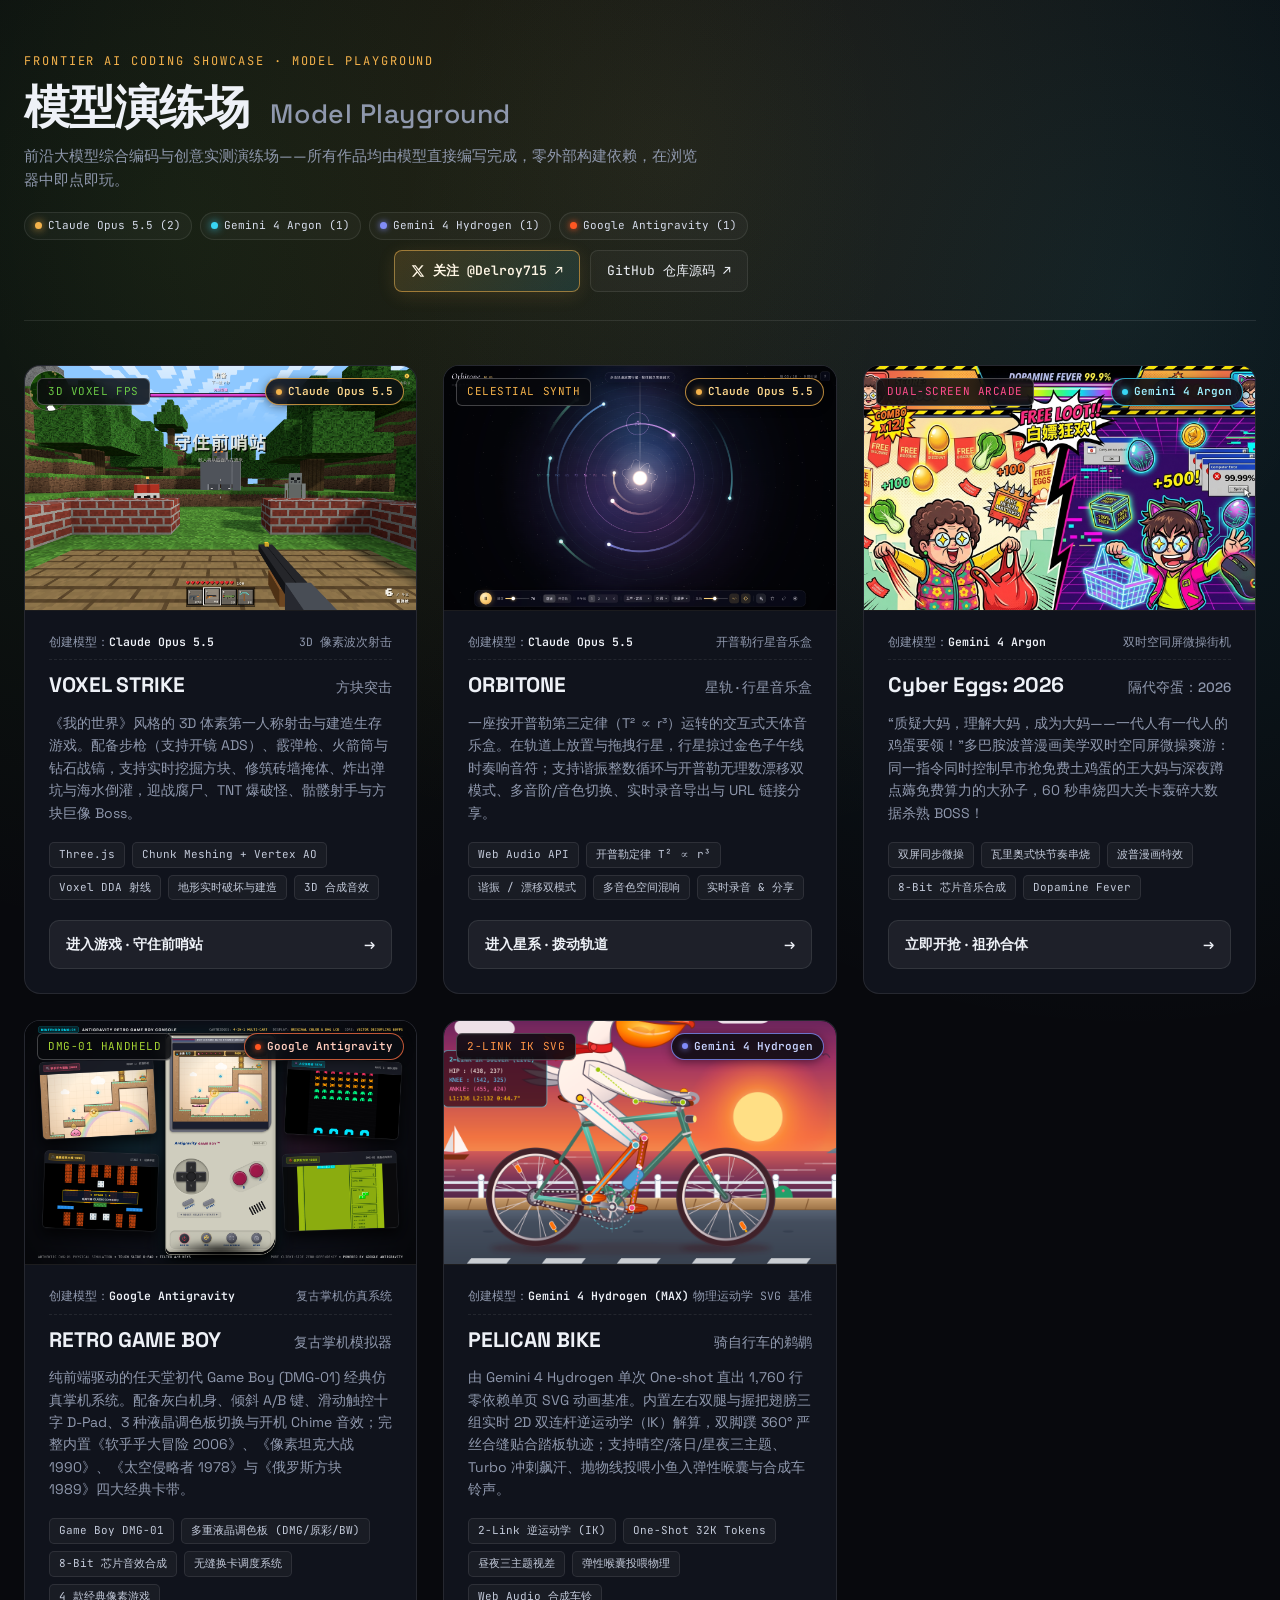
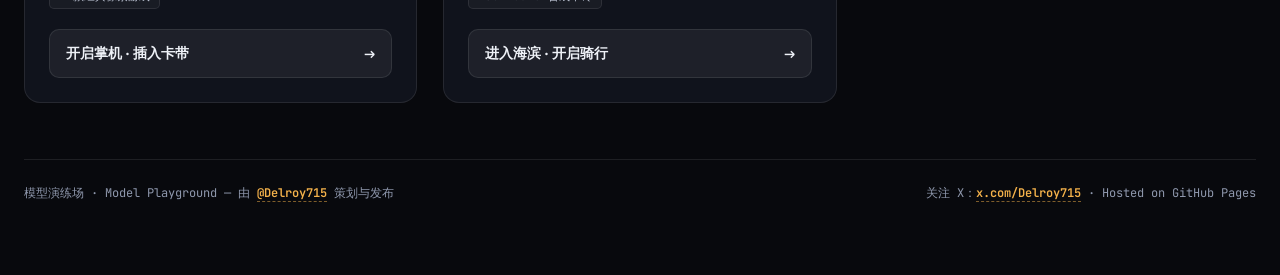
<file: index.html>
<!doctype html>
<html lang="zh-CN">
  <head>
    <meta charset="utf-8" />
    <meta name="viewport" content="width=device-width, initial-scale=1" />
    <title>模型演练场 · Model Playground</title>
    <link
      rel="icon"
      href="data:image/svg+xml,%3Csvg xmlns='http://www.w3.org/2000/svg' viewBox='0 0 16 16'%3E%3Crect width='16' height='16' rx='3' fill='%2310131c'/%3E%3Ccircle cx='8' cy='8' r='5' fill='none' stroke='%23f4b24b' stroke-width='1.5'/%3E%3Crect x='6' y='6' width='4' height='4' fill='%236bc946'/%3E%3C/svg%3E"
    />
    <meta
      name="description"
      content="模型演练场（Model Playground）：汇聚由 Claude Opus 5.5、Gemini 4 Argon 与 Gemini 4 Hydrogen 等前沿大模型端到端打造的零依赖浏览器互动游戏与创作工具。"
    />
    <link rel="preconnect" href="https://fonts.googleapis.com" />
    <link rel="preconnect" href="https://fonts.gstatic.com" crossorigin />
    <link
      href="https://fonts.googleapis.com/css2?family=JetBrains+Mono:wght@400;600;700&family=Space+Grotesk:wght@500;700&display=swap"
      rel="stylesheet"
    />
    <style>
      :root {
        --bg: #08090d;
        --panel: #10131c;
        --panel-hover: #151a27;
        --border: rgba(255, 255, 255, 0.09);
        --border-bright: rgba(255, 255, 255, 0.24);
        --text: #eef1f7;
        --muted: #8f98ad;
        --green: #6bc946;
        --amber: #f4b24b;
        --cyan: #38d6f5;
        --pink: #ff4d8d;
      }

      * {
        box-sizing: border-box;
        margin: 0;
        padding: 0;
      }

      body {
        min-height: 100vh;
        background:
          radial-gradient(circle at 14% 12%, rgba(107, 201, 70, 0.1), transparent 36%),
          radial-gradient(circle at 52% 8%, rgba(244, 178, 75, 0.1), transparent 38%),
          radial-gradient(circle at 88% 16%, rgba(56, 214, 245, 0.1), transparent 38%),
          var(--bg);
        color: var(--text);
        font-family:
          'Space Grotesk',
          -apple-system,
          BlinkMacSystemFont,
          'PingFang SC',
          'Microsoft YaHei',
          sans-serif;
        line-height: 1.6;
        padding: 52px 24px 72px;
      }

      .wrap {
        max-width: 1240px;
        margin: 0 auto;
      }

      header {
        margin-bottom: 44px;
        border-bottom: 1px solid var(--border);
        padding-bottom: 28px;
        display: flex;
        flex-wrap: wrap;
        justify-content: space-between;
        align-items: flex-end;
        gap: 20px;
      }

      .eyebrow {
        font-family: 'JetBrains Mono', monospace;
        font-size: 12px;
        letter-spacing: 0.16em;
        text-transform: uppercase;
        color: var(--amber);
        margin-bottom: 10px;
      }

      h1 {
        font-size: clamp(30px, 4.5vw, 46px);
        font-weight: 700;
        letter-spacing: -0.02em;
        line-height: 1.15;
      }

      h1 span.en {
        font-weight: 500;
        font-size: 0.58em;
        color: var(--muted);
        margin-left: 10px;
        letter-spacing: 0.02em;
      }

      .subtitle {
        color: var(--muted);
        max-width: 680px;
        margin-top: 10px;
        font-size: 15px;
      }

      .header-right {
        display: flex;
        flex-direction: column;
        align-items: flex-end;
        gap: 10px;
      }

      .model-legend {
        display: flex;
        flex-wrap: wrap;
        gap: 8px;
      }

      .legend-chip {
        display: inline-flex;
        align-items: center;
        gap: 6px;
        font-family: 'JetBrains Mono', monospace;
        font-size: 11px;
        padding: 4px 10px;
        border-radius: 999px;
        border: 1px solid var(--border);
        background: rgba(255, 255, 255, 0.03);
        color: #d6dceb;
      }

      .legend-dot {
        width: 7px;
        height: 7px;
        border-radius: 50%;
      }

      .legend-dot.opus {
        background: var(--amber);
        box-shadow: 0 0 8px var(--amber);
      }

      .legend-dot.gemini {
        background: var(--cyan);
        box-shadow: 0 0 8px var(--cyan);
      }

      .header-links {
        display: flex;
        flex-wrap: wrap;
        align-items: center;
        gap: 10px;
      }

      .x-link,
      .gh-link {
        display: inline-flex;
        align-items: center;
        gap: 8px;
        padding: 10px 16px;
        border-radius: 8px;
        color: var(--text);
        text-decoration: none;
        font-family: 'JetBrains Mono', monospace;
        font-size: 13px;
        transition: transform 0.18s ease, border-color 0.2s, background 0.2s, box-shadow 0.2s;
      }

      .x-link {
        font-weight: 600;
        border: 1px solid rgba(244, 178, 75, 0.55);
        background: linear-gradient(135deg, rgba(244, 178, 75, 0.16), rgba(56, 214, 245, 0.12));
        color: #fff6e5;
        box-shadow: 0 4px 18px rgba(244, 178, 75, 0.12);
      }

      .x-link:hover {
        transform: translateY(-1px);
        border-color: rgba(244, 178, 75, 0.9);
        background: linear-gradient(135deg, rgba(244, 178, 75, 0.26), rgba(56, 214, 245, 0.2));
        box-shadow: 0 6px 22px rgba(244, 178, 75, 0.22);
      }

      .x-link svg {
        width: 14px;
        height: 14px;
        fill: currentColor;
        flex-shrink: 0;
      }

      .gh-link {
        border: 1px solid var(--border);
        background: rgba(255, 255, 255, 0.03);
      }

      .gh-link:hover {
        transform: translateY(-1px);
        border-color: var(--border-bright);
        background: rgba(255, 255, 255, 0.07);
      }

      .grid {
        display: grid;
        grid-template-columns: repeat(auto-fit, minmax(350px, 1fr));
        gap: 26px;
      }

      .card {
        display: flex;
        flex-direction: column;
        background: var(--panel);
        border: 1px solid var(--border);
        border-radius: 16px;
        overflow: hidden;
        transition: transform 0.22s ease, border-color 0.22s ease, background 0.22s ease;
        text-decoration: none;
        color: inherit;
      }

      .card:hover {
        transform: translateY(-4px);
        background: var(--panel-hover);
        border-color: var(--border-bright);
      }

      .preview {
        position: relative;
        aspect-ratio: 16 / 10;
        background: #050608;
        overflow: hidden;
        border-bottom: 1px solid var(--border);
      }

      .preview img {
        width: 100%;
        height: 100%;
        object-fit: cover;
        display: block;
        transition: transform 0.35s ease;
      }

      .card:hover .preview img {
        transform: scale(1.03);
      }

      .badge-row {
        position: absolute;
        top: 12px;
        left: 12px;
        right: 12px;
        display: flex;
        justify-content: space-between;
        align-items: center;
        gap: 8px;
        pointer-events: none;
      }

      .badge {
        padding: 4px 10px;
        border-radius: 6px;
        background: rgba(8, 9, 13, 0.84);
        backdrop-filter: blur(8px);
        border: 1px solid var(--border-bright);
        font-family: 'JetBrains Mono', monospace;
        font-size: 11px;
        letter-spacing: 0.05em;
        text-transform: uppercase;
      }

      .badge.voxel {
        color: var(--green);
      }

      .badge.orbit {
        color: var(--amber);
      }

      .badge.eggs {
        color: var(--pink);
      }

      .badge.gameboy {
        color: #a4d334;
      }

      .badge.pelican {
        color: #ff9447;
      }

      .model-pill {
        display: inline-flex;
        align-items: center;
        gap: 6px;
        padding: 4px 10px;
        border-radius: 999px;
        font-family: 'JetBrains Mono', monospace;
        font-size: 11px;
        font-weight: 600;
        backdrop-filter: blur(8px);
      }

      .model-pill::before {
        content: '';
        width: 6px;
        height: 6px;
        border-radius: 50%;
      }

      .model-pill.opus {
        background: rgba(10, 12, 18, 0.88);
        border: 1px solid rgba(244, 178, 75, 0.75);
        color: #ffd98e;
        box-shadow: 0 2px 10px rgba(0, 0, 0, 0.45);
      }

      .model-pill.opus::before {
        background: var(--amber);
        box-shadow: 0 0 6px var(--amber);
      }

      .model-pill.gemini {
        background: rgba(10, 12, 18, 0.88);
        border: 1px solid rgba(56, 214, 245, 0.75);
        color: #9ef0ff;
        box-shadow: 0 2px 10px rgba(0, 0, 0, 0.45);
      }

      .model-pill.gemini::before {
        background: var(--cyan);
        box-shadow: 0 0 6px var(--cyan);
      }

      .model-pill.antigravity {
        background: rgba(10, 12, 18, 0.88);
        border: 1px solid rgba(255, 112, 67, 0.75);
        color: #ffccbc;
        box-shadow: 0 2px 10px rgba(0, 0, 0, 0.45);
      }

      .model-pill.antigravity::before {
        background: #ff5722;
        box-shadow: 0 0 6px #ff5722;
      }

      .legend-dot.antigravity {
        background: #ff5722;
        box-shadow: 0 0 6px #ff5722;
      }

      .model-pill.hydrogen {
        background: rgba(10, 12, 18, 0.88);
        border: 1px solid rgba(129, 140, 248, 0.8);
        color: #c7d2fe;
        box-shadow: 0 2px 10px rgba(0, 0, 0, 0.45);
      }

      .model-pill.hydrogen::before {
        background: #818cf8;
        box-shadow: 0 0 6px #818cf8;
      }

      .legend-dot.hydrogen {
        background: #818cf8;
        box-shadow: 0 0 6px #818cf8;
      }

      .body {
        padding: 22px 24px 24px;
        display: flex;
        flex-direction: column;
        flex: 1;
      }

      .model-meta {
        display: flex;
        align-items: center;
        justify-content: space-between;
        font-family: 'JetBrains Mono', monospace;
        font-size: 11.5px;
        color: var(--muted);
        margin-bottom: 8px;
        padding-bottom: 8px;
        border-bottom: 1px dashed rgba(255, 255, 255, 0.08);
      }

      .model-meta strong {
        color: var(--text);
        font-weight: 600;
      }

      .title-row {
        display: flex;
        align-items: baseline;
        justify-content: space-between;
        gap: 10px;
        margin-bottom: 10px;
      }

      .card h2 {
        font-size: 21px;
        font-weight: 700;
      }

      .card .zh {
        font-size: 13.5px;
        color: var(--muted);
        font-weight: 500;
      }

      .desc {
        color: var(--muted);
        font-size: 14px;
        margin-bottom: 18px;
        flex: 1;
      }

      .tags {
        display: flex;
        flex-wrap: wrap;
        gap: 7px;
        margin-bottom: 20px;
      }

      .tag {
        font-family: 'JetBrains Mono', monospace;
        font-size: 11px;
        padding: 3px 9px;
        border-radius: 5px;
        background: rgba(255, 255, 255, 0.04);
        border: 1px solid var(--border);
        color: #c2c9d9;
      }

      .cta {
        display: inline-flex;
        align-items: center;
        justify-content: space-between;
        padding: 12px 16px;
        border-radius: 10px;
        font-weight: 600;
        font-size: 14px;
        background: rgba(255, 255, 255, 0.06);
        border: 1px solid var(--border);
        transition: background 0.2s, border-color 0.2s, color 0.2s;
      }

      .card.voxel-card:hover .cta {
        background: rgba(107, 201, 70, 0.16);
        border-color: rgba(107, 201, 70, 0.55);
        color: #d9ffca;
      }

      .card.orbit-card:hover .cta {
        background: rgba(244, 178, 75, 0.16);
        border-color: rgba(244, 178, 75, 0.55);
        color: #ffebc7;
      }

      .card.eggs-card:hover .cta {
        background: rgba(56, 214, 245, 0.16);
        border-color: rgba(56, 214, 245, 0.55);
        color: #d4f8ff;
      }

      .card.gameboy-card:hover .cta {
        background: rgba(164, 211, 52, 0.16);
        border-color: rgba(164, 211, 52, 0.55);
        color: #ebffad;
      }

      .card.pelican-card:hover .cta {
        background: rgba(129, 140, 248, 0.16);
        border-color: rgba(129, 140, 248, 0.55);
        color: #e0e7ff;
      }

      footer {
        margin-top: 56px;
        padding-top: 24px;
        border-top: 1px solid var(--border);
        display: flex;
        flex-wrap: wrap;
        justify-content: space-between;
        align-items: center;
        gap: 12px;
        color: var(--muted);
        font-family: 'JetBrains Mono', monospace;
        font-size: 12px;
      }

      .footer-x {
        color: var(--amber);
        text-decoration: none;
        font-weight: 600;
        border-bottom: 1px dashed rgba(244, 178, 75, 0.5);
        transition: color 0.2s, border-color 0.2s;
      }

      .footer-x:hover {
        color: #ffe3b0;
        border-color: #ffe3b0;
      }
    </style>
  </head>
  <body>
    <div class="wrap">
      <header>
        <div>
          <div class="eyebrow">FRONTIER AI CODING SHOWCASE · MODEL PLAYGROUND</div>
          <h1>模型演练场 <span class="en">Model Playground</span></h1>
          <p class="subtitle">
            前沿大模型综合编码与创意实测演练场——所有作品均由模型直接编写完成，零外部构建依赖，在浏览器中即点即玩。
          </p>
        </div>
        <div class="header-right">
          <div class="model-legend">
            <span class="legend-chip"><i class="legend-dot opus"></i>Claude Opus 5.5 (2)</span>
            <span class="legend-chip"><i class="legend-dot gemini"></i>Gemini 4 Argon (1)</span>
            <span class="legend-chip"><i class="legend-dot hydrogen"></i>Gemini 4 Hydrogen (1)</span>
            <span class="legend-chip"><i class="legend-dot antigravity"></i>Google Antigravity (1)</span>
          </div>
          <div class="header-links">
            <a class="x-link" href="https://x.com/Delroy715" target="_blank" rel="noopener">
              <svg viewBox="0 0 24 24" aria-hidden="true">
                <path d="M18.244 2.25h3.308l-7.227 8.26 8.502 11.24H16.17l-5.214-6.817L4.99 21.75H1.68l7.73-8.835L1.254 2.25H8.08l4.713 6.231zm-1.161 17.52h1.833L7.084 4.126H5.117z" />
              </svg>
              <span>关注 @Delroy715</span>
              <span>↗</span>
            </a>
            <a class="gh-link" href="https://github.com/yuanyang749/model-playground" target="_blank" rel="noopener">
              <span>GitHub 仓库源码</span>
              <span>↗</span>
            </a>
          </div>
        </div>
      </header>

      <main class="grid">
        <!-- Project 1: Voxel Strike -->
        <a class="card voxel-card" href="./voxel-strike/">
          <div class="preview">
            <img src="./assets/voxel-strike.png" alt="VOXEL STRIKE · 方块突击 实机画面" loading="lazy" />
            <div class="badge-row">
              <span class="badge voxel">3D Voxel FPS</span>
              <span class="model-pill opus">Claude Opus 5.5</span>
            </div>
          </div>
          <div class="body">
            <div class="model-meta">
              <span>创建模型：<strong>Claude Opus 5.5</strong></span>
              <span>3D 像素波次射击</span>
            </div>
            <div class="title-row">
              <h2>VOXEL STRIKE</h2>
              <span class="zh">方块突击</span>
            </div>
            <p class="desc">
              《我的世界》风格的 3D 体素第一人称射击与建造生存游戏。配备步枪（支持开镜 ADS）、霰弹枪、火箭筒与钻石战镐，支持实时挖掘方块、修筑砖墙掩体、炸出弹坑与海水倒灌，迎战腐尸、TNT 爆破怪、骷髅射手与方块巨像 Boss。
            </p>
            <div class="tags">
              <span class="tag">Three.js</span>
              <span class="tag">Chunk Meshing + Vertex AO</span>
              <span class="tag">Voxel DDA 射线</span>
              <span class="tag">地形实时破坏与建造</span>
              <span class="tag">3D 合成音效</span>
            </div>
            <div class="cta">
              <span>进入游戏 · 守住前哨站</span>
              <span>→</span>
            </div>
          </div>
        </a>

        <!-- Project 2: Orbitone -->
        <a class="card orbit-card" href="./orbitone/">
          <div class="preview">
            <img src="./assets/orbitone.png" alt="ORBITONE · 星轨 行星音乐盒" loading="lazy" />
            <div class="badge-row">
              <span class="badge orbit">Celestial Synth</span>
              <span class="model-pill opus">Claude Opus 5.5</span>
            </div>
          </div>
          <div class="body">
            <div class="model-meta">
              <span>创建模型：<strong>Claude Opus 5.5</strong></span>
              <span>开普勒行星音乐盒</span>
            </div>
            <div class="title-row">
              <h2>ORBITONE</h2>
              <span class="zh">星轨 · 行星音乐盒</span>
            </div>
            <p class="desc">
              一座按开普勒第三定律（T² ∝ r³）运转的交互式天体音乐盒。在轨道上放置与拖拽行星，行星掠过金色子午线时奏响音符；支持谐振整数循环与开普勒无理数漂移双模式、多音阶/音色切换、实时录音导出与 URL 链接分享。
            </p>
            <div class="tags">
              <span class="tag">Web Audio API</span>
              <span class="tag">开普勒定律 T² ∝ r³</span>
              <span class="tag">谐振 / 漂移双模式</span>
              <span class="tag">多音色空间混响</span>
              <span class="tag">实时录音 &amp; 分享</span>
            </div>
            <div class="cta">
              <span>进入星系 · 拨动轨道</span>
              <span>→</span>
            </div>
          </div>
        </a>

        <!-- Project 3: Cyber Eggs 2026 -->
        <a class="card eggs-card" href="./cyber-eggs/">
          <div class="preview">
            <img src="./assets/cyber-eggs.jpg" alt="隔代夺蛋：2026 | Cyber Eggs: Generational Rush" loading="lazy" />
            <div class="badge-row">
              <span class="badge eggs">Dual-Screen Arcade</span>
              <span class="model-pill gemini">Gemini 4 Argon</span>
            </div>
          </div>
          <div class="body">
            <div class="model-meta">
              <span>创建模型：<strong>Gemini 4 Argon</strong></span>
              <span>双时空同屏微操街机</span>
            </div>
            <div class="title-row">
              <h2>Cyber Eggs: 2026</h2>
              <span class="zh">隔代夺蛋：2026</span>
            </div>
            <p class="desc">
              “质疑大妈，理解大妈，成为大妈——一代人有一代人的鸡蛋要领！”多巴胺波普漫画美学双时空同屏微操爽游：同一指令同时控制早市抢免费土鸡蛋的王大妈与深夜蹲点薅免费算力的大孙子，60 秒串烧四大关卡轰碎大数据杀熟 BOSS！
            </p>
            <div class="tags">
              <span class="tag">双屏同步微操</span>
              <span class="tag">瓦里奥式快节奏串烧</span>
              <span class="tag">波普漫画特效</span>
              <span class="tag">8-Bit 芯片音乐合成</span>
              <span class="tag">Dopamine Fever</span>
            </div>
            <div class="cta">
              <span>立即开抢 · 祖孙合体</span>
              <span>→</span>
            </div>
          </div>
        </a>

        <!-- Project 4: Retro Game Boy Console -->
        <a class="card gameboy-card" href="./retro-gameboy/">
          <div class="preview">
            <img src="./assets/retro-gameboy.png" alt="RETRO GAME BOY · 复古掌机模拟器 实机画面" loading="lazy" />
            <div class="badge-row">
              <span class="badge gameboy">DMG-01 Handheld</span>
              <span class="model-pill antigravity">Google Antigravity</span>
            </div>
          </div>
          <div class="body">
            <div class="model-meta">
              <span>创建模型：<strong>Google Antigravity</strong></span>
              <span>复古掌机仿真系统</span>
            </div>
            <div class="title-row">
              <h2>RETRO GAME BOY</h2>
              <span class="zh">复古掌机模拟器</span>
            </div>
            <p class="desc">
              纯前端驱动的任天堂初代 Game Boy (DMG-01) 经典仿真掌机系统。配备灰白机身、倾斜 A/B 键、滑动触控十字 D-Pad、3 种液晶调色板切换与开机 Chime 音效；完整内置《软乎乎大冒险 2006》、《像素坦克大战 1990》、《太空侵略者 1978》与《俄罗斯方块 1989》四大经典卡带。
            </p>
            <div class="tags">
              <span class="tag">Game Boy DMG-01</span>
              <span class="tag">多重液晶调色板 (DMG/原彩/BW)</span>
              <span class="tag">8-Bit 芯片音效合成</span>
              <span class="tag">无缝换卡调度系统</span>
              <span class="tag">4 款经典像素游戏</span>
            </div>
            <div class="cta">
              <span>开启掌机 · 插入卡带</span>
              <span>→</span>
            </div>
          </div>
        </a>

        <!-- Project 5: Pelican Bike -->
        <a class="card pelican-card" href="./pelican-bike/">
          <div class="preview">
            <img src="./assets/pelican-bike.png" alt="PELICAN BIKE · 骑自行车的鹈鹕 2D 逆运动学 SVG 动画" loading="lazy" />
            <div class="badge-row">
              <span class="badge pelican">2-Link IK SVG</span>
              <span class="model-pill hydrogen">Gemini 4 Hydrogen</span>
            </div>
          </div>
          <div class="body">
            <div class="model-meta">
              <span>创建模型：<strong>Gemini 4 Hydrogen (MAX)</strong></span>
              <span>物理运动学 SVG 基准</span>
            </div>
            <div class="title-row">
              <h2>PELICAN BIKE</h2>
              <span class="zh">骑自行车的鹈鹕</span>
            </div>
            <p class="desc">
              由 Gemini 4 Hydrogen 单次 One-shot 直出 1,760 行零依赖单页 SVG 动画基准。内置左右双腿与握把翅膀三组实时 2D 双连杆逆运动学（IK）解算，双脚蹼 360° 严丝合缝贴合踏板轨迹；支持晴空/落日/星夜三主题、Turbo 冲刺飙汗、抛物线投喂小鱼入弹性喉囊与合成车铃声。
            </p>
            <div class="tags">
              <span class="tag">2-Link 逆运动学 (IK)</span>
              <span class="tag">One-Shot 32K Tokens</span>
              <span class="tag">昼夜三主题视差</span>
              <span class="tag">弹性喉囊投喂物理</span>
              <span class="tag">Web Audio 合成车铃</span>
            </div>
            <div class="cta">
              <span>进入海滨 · 开启骑行</span>
              <span>→</span>
            </div>
          </div>
        </a>
      </main>

      <footer>
        <span>模型演练场 · Model Playground — 由 <a class="footer-x" href="https://x.com/Delroy715" target="_blank" rel="noopener">@Delroy715</a> 策划与发布</span>
        <span>关注 X：<a class="footer-x" href="https://x.com/Delroy715" target="_blank" rel="noopener">x.com/Delroy715</a> · Hosted on GitHub Pages</span>
      </footer>
    </div>
  </body>
</html>
</file>
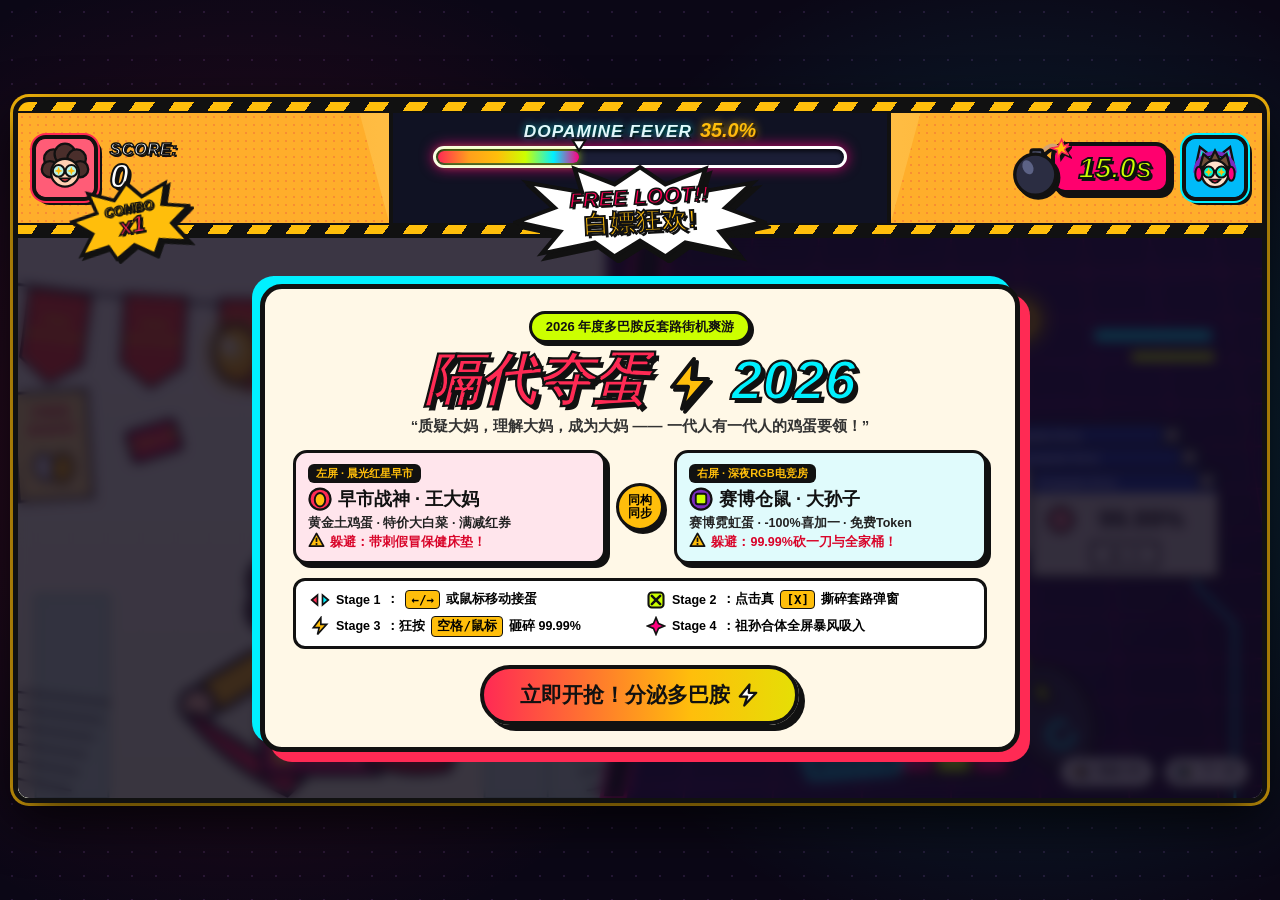
<file: cyber-eggs/index.html>
<!DOCTYPE html>
<html lang="zh-CN">
<head>
  <meta charset="UTF-8" />
  <meta name="viewport" content="width=device-width, initial-scale=1.0, maximum-scale=1.0, user-scalable=no" />
  <title>隔代夺蛋：2026 | Cyber Eggs: Generational Rush</title>
  <link rel="icon" href="data:image/svg+xml,<svg xmlns='http://www.w3.org/2000/svg' viewBox='0 0 64 64'><ellipse cx='32' cy='34' rx='22' ry='27' fill='%23FFBE0B' stroke='%23111' stroke-width='5'/><ellipse cx='24' cy='24' rx='5' ry='9' transform='rotate(-20 24 24)' fill='%23FFF'/></svg>" />
  <link rel="stylesheet" href="css/style.css" />
</head>
<body>
  <div id="app-shell">
    <!-- 16:9 街机游戏主容器 -->
    <div id="game-container">
      
      <!-- 顶部街机 HUD 状态栏 (1:1 还原概念效果图) -->
      <header id="arcade-hud">
        <div class="hazard-strip top-strip"></div>
        
        <div class="hud-main-row">
          <!-- 左侧：王大妈头像 + 分数 -->
          <div class="hud-side hud-left">
            <div class="avatar-box grandma-avatar" id="hud-grandma-avatar" title="早市战神·王大妈">
              <svg viewBox="0 0 100 100" class="avatar-svg">
                <rect width="100" height="100" rx="14" fill="#FF5C77"/>
                <!-- 爆炸卷发 -->
                <circle cx="30" cy="34" r="16" fill="#4A2E2B" stroke="#111" stroke-width="4"/>
                <circle cx="50" cy="26" r="18" fill="#4A2E2B" stroke="#111" stroke-width="4"/>
                <circle cx="70" cy="34" r="16" fill="#4A2E2B" stroke="#111" stroke-width="4"/>
                <circle cx="24" cy="52" r="14" fill="#4A2E2B" stroke="#111" stroke-width="4"/>
                <circle cx="76" cy="52" r="14" fill="#4A2E2B" stroke="#111" stroke-width="4"/>
                <!-- 脸庞 -->
                <circle cx="50" cy="58" r="24" fill="#FFD1B3" stroke="#111" stroke-width="4"/>
                <!-- 圆框老花镜 + 四角星星眼 -->
                <circle cx="39" cy="55" r="10" fill="#B8F2E6" stroke="#111" stroke-width="3.5"/>
                <circle cx="61" cy="55" r="10" fill="#B8F2E6" stroke="#111" stroke-width="3.5"/>
                <line x1="49" y1="55" x2="51" y2="55" stroke="#111" stroke-width="3.5"/>
                <polygon points="39,48 41,53 46,55 41,57 39,62 37,57 32,55 37,53" fill="#FFBE0B"/>
                <polygon points="61,48 63,53 68,55 63,57 61,62 59,57 54,55 59,53" fill="#FFBE0B"/>
                <!-- 开心大嘴 -->
                <path d="M 41 68 Q 50 79 59 68 Z" fill="#E63946" stroke="#111" stroke-width="3"/>
              </svg>
            </div>
            <div class="score-block">
              <div class="score-label">SCORE:</div>
              <div class="score-value" id="hud-score">0</div>
            </div>
          </div>

          <!-- 漫画爆炸星标 COMBO (跨出 HUD 底栏边缘，不受 clip-path 裁切) -->
          <div class="combo-burst" id="hud-combo-burst">
            <svg viewBox="0 0 140 90" class="burst-bg">
              <polygon points="70,2 86,20 115,8 108,32 138,38 116,55 132,78 100,72 92,88 70,74 48,88 40,72 8,78 24,55 2,38 32,32 25,8 54,20" fill="#FFBE0B" stroke="#111" stroke-width="4"/>
            </svg>
            <div class="combo-text">
              <span>COMBO</span>
              <strong id="hud-combo">x1</strong>
            </div>
          </div>

          <!-- 正中央：多巴胺浓度计 (DOPAMINE FEVER) -->
          <div class="hud-center">
            <div class="fever-header">
              <span class="fever-title">DOPAMINE FEVER</span>
              <span class="fever-pct" id="hud-fever-pct">25.0%</span>
            </div>
            <div class="fever-bar-outer" id="hud-fever-outer">
              <div class="fever-bar-fill" id="hud-fever-fill" style="width: 25%;"></div>
              <div class="fever-pointer" id="hud-fever-pointer" style="left: 25%;">
                <svg viewBox="0 0 20 16" width="16" height="14">
                  <polygon points="2,2 18,2 10,15" fill="#FFFFFF" stroke="#111" stroke-width="2.5"/>
                </svg>
              </div>
            </div>
          </div>

          <!-- 右侧：炸弹倒计时 + 大孙子头像 -->
          <div class="hud-side hud-right">
            <div class="timer-unit" id="hud-timer-unit">
              <div class="bomb-icon-wrap">
                <svg viewBox="0 0 90 90" class="bomb-svg">
                  <path d="M 52 24 Q 64 10 74 16" fill="none" stroke="#D4A373" stroke-width="5" stroke-linecap="round"/>
                  <polygon points="75,16 80,6 83,15 90,12 84,20 89,27 80,23 75,30 74,21 66,18" fill="#FFBE0B" stroke="#FF2A54" stroke-width="2" class="spark-poly"/>
                  <rect x="38" y="20" width="16" height="10" rx="3" fill="#4A4E69" stroke="#111" stroke-width="4"/>
                  <circle cx="44" cy="54" r="28" fill="#2B2D42" stroke="#111" stroke-width="4.5"/>
                  <ellipse cx="34" cy="44" rx="7" ry="10" transform="rotate(-25 34 44)" fill="#5C6285"/>
                </svg>
              </div>
              <div class="timer-pill">
                <span id="hud-timer">15.0s</span>
              </div>
            </div>

            <div class="avatar-box grandson-avatar" id="hud-grandson-avatar" title="赛博仓鼠·大孙子">
              <svg viewBox="0 0 100 100" class="avatar-svg">
                <rect width="100" height="100" rx="14" fill="#00BBF9"/>
                <polygon points="18,42 24,14 42,28" fill="#9B5DE5" stroke="#111" stroke-width="4"/>
                <polygon points="23,36 27,20 37,29" fill="#00F5D4"/>
                <polygon points="82,42 76,14 58,28" fill="#9B5DE5" stroke="#111" stroke-width="4"/>
                <polygon points="77,36 73,20 63,29" fill="#00F5D4"/>
                <path d="M 16 58 A 34 34 0 0 1 84 58" fill="none" stroke="#7B2CBF" stroke-width="7"/>
                <polygon points="24,48 30,26 42,36 50,20 58,36 70,26 76,48" fill="#6F4E37" stroke="#111" stroke-width="4"/>
                <circle cx="50" cy="60" r="23" fill="#FFE0CC" stroke="#111" stroke-width="4"/>
                <ellipse cx="22" cy="60" rx="6" ry="12" fill="#FF007F" stroke="#111" stroke-width="3.5"/>
                <ellipse cx="78" cy="60" rx="6" ry="12" fill="#FF007F" stroke="#111" stroke-width="3.5"/>
                <circle cx="39" cy="57" r="9.5" fill="#00F5D4" stroke="#111" stroke-width="3.5"/>
                <circle cx="61" cy="57" r="9.5" fill="#00F5D4" stroke="#111" stroke-width="3.5"/>
                <line x1="48.5" y1="57" x2="51.5" y2="57" stroke="#111" stroke-width="3.5"/>
                <polygon points="39,50 41,55 46,57 41,59 39,64 37,59 32,57 37,55" fill="#FFBE0B"/>
                <polygon points="61,50 63,55 68,57 63,59 61,64 59,59 54,57 59,55" fill="#FFBE0B"/>
                <path d="M 41 70 Q 50 81 59 70 Z" fill="#FF2A54" stroke="#111" stroke-width="3"/>
              </svg>
            </div>
          </div>
        </div>

        <div class="hazard-strip bottom-strip"></div>

        <!-- 跨界漫画爆炸框 (置于 bottom-strip 之后与最高 z-index，完全避免任何黑黄斜纹遮挡) -->
        <div class="speech-burst" id="hud-speech-burst">
          <svg viewBox="0 0 280 120" class="speech-burst-svg" preserveAspectRatio="none">
            <polygon points="140,4 168,26 212,6 204,36 264,24 234,56 276,74 228,86 248,114 190,100 168,118 140,98 112,118 90,100 32,114 52,86 4,74 46,56 16,24 76,36 68,6 112,26" fill="#FFFFFF" stroke="#111111" stroke-width="5"/>
          </svg>
          <div class="speech-burst-content">
            <div class="burst-en" id="hud-burst-en">FREE LOOT!!</div>
            <div class="burst-zh" id="hud-burst-zh">白嫖狂欢!</div>
          </div>
        </div>
      </header>

      <!-- 主舞台区：Canvas 2D + DOM 流氓弹窗覆盖层 -->
      <main id="stage-area">
        <canvas id="game-canvas" width="1280" height="580"></canvas>

        <!-- Stage 2 & 随机事件：DOM 流氓弹窗与保健品传单交互层 -->
        <div id="popup-layer"></div>

        <!-- 关卡切换《瓦里奥制造》式波普大字指令卡 -->
        <div id="stage-banner" class="hidden">
          <div class="banner-card">
            <div class="banner-stage-num" id="banner-stage-num">STAGE 01</div>
            <div class="banner-action-title" id="banner-action-title">左右移动！接住白嫖！</div>
            <div class="banner-sub-desc" id="banner-sub-desc">方向键 ← → / A D / 鼠标拖拽同时控制祖孙二人</div>
          </div>
        </div>

        <!-- Stage 3 专用：连点狂飙按键提示浮层 -->
        <div id="mash-overlay" class="hidden">
          <div class="mash-prompt" id="mash-prompt-btn">
            <svg class="inline-pop-icon" viewBox="0 0 24 24">
              <polygon points="13,2 4,14 11,14 9,22 20,10 13,10" fill="#FFBE0B" stroke="#111" stroke-width="2.5"/>
            </svg>
            <span>疯狂连按【空格键】或【狂点屏幕】！！</span>
          </div>
        </div>

        <!-- 音效开关与切关小工具栏 (纯定制 SVG 图标，零 Emoji) -->
        <div id="QuickTools">
          <button id="mute-btn" class="tool-pill" title="切换音效 (M)">
            <svg class="tool-svg-icon" viewBox="0 0 24 24">
              <polygon points="3,9 8,9 14,4 14,20 8,15 3,15" fill="#FFBE0B" stroke="#111" stroke-width="2.5" stroke-linejoin="round"/>
              <path id="sound-wave-path" d="M17,8 C19.5,10 19.5,14 17,16 M20,5 C23.5,8.5 23.5,15.5 20,19" fill="none" stroke="#111" stroke-width="2.5" stroke-linecap="round"/>
            </svg>
            <span id="mute-btn-label">音效 ON</span>
          </button>
          <button id="stage-jump-btn" class="tool-pill" title="快速切关调试 (Tab)">
            <svg class="tool-svg-icon" viewBox="0 0 24 24">
              <polygon points="3,5 12,12 3,19" fill="#00F0FF" stroke="#111" stroke-width="2.5" stroke-linejoin="round"/>
              <polygon points="12,5 21,12 12,19" fill="#CCFF00" stroke="#111" stroke-width="2.5" stroke-linejoin="round"/>
            </svg>
            <span>下一关</span>
          </button>
        </div>

        <!-- 开场主界面 (Start Screen) -->
        <section id="start-screen" class="overlay-screen">
          <div class="start-card">
            <div class="badge-tag">2026 年度多巴胺反套路街机爽游</div>
            <h1 class="game-logo">
              <span class="logo-left">隔代夺蛋</span>
              <svg class="logo-bolt-svg" viewBox="0 0 44 54">
                <polygon points="26,2 4,30 20,30 14,52 40,22 24,22" fill="#FFBE0B" stroke="#111" stroke-width="4" stroke-linejoin="round"/>
              </svg>
              <span class="logo-right">2026</span>
            </h1>
            <p class="game-tagline">“质疑大妈，理解大妈，成为大妈 —— 一代人有一代人的鸡蛋要领！”</p>

            <div class="duality-preview">
              <div class="preview-half preview-market">
                <div class="preview-badge">左屏 · 晨光红星早市</div>
                <div class="preview-actor">
                  <svg class="actor-badge-svg" viewBox="0 0 32 32">
                    <circle cx="16" cy="16" r="14" fill="#FF2A54" stroke="#111" stroke-width="3"/>
                    <ellipse cx="16" cy="17" rx="7" ry="9" fill="#FFBE0B" stroke="#111" stroke-width="2.5"/>
                  </svg>
                  <span>早市战神 · 王大妈</span>
                </div>
                <p>
                  黄金土鸡蛋 · 特价大白菜 · 满减红券<br>
                  <span class="trap-warn">
                    <svg class="warn-tri-svg" viewBox="0 0 24 24">
                      <polygon points="12,2 22,20 2,20" fill="#FFBE0B" stroke="#111" stroke-width="2.5" stroke-linejoin="round"/>
                      <rect x="10.8" y="8" width="2.4" height="6" fill="#111"/>
                      <circle cx="12" cy="17" r="1.5" fill="#111"/>
                    </svg>
                    躲避：带刺假冒保健床垫！
                  </span>
                </p>
              </div>
              <div class="preview-vs">同构<br>同步</div>
              <div class="preview-half preview-cyber">
                <div class="preview-badge">右屏 · 深夜RGB电竞房</div>
                <div class="preview-actor">
                  <svg class="actor-badge-svg" viewBox="0 0 32 32">
                    <circle cx="16" cy="16" r="14" fill="#7B2CBF" stroke="#111" stroke-width="3"/>
                    <rect x="9" y="9" width="14" height="14" rx="3" fill="#CCFF00" stroke="#111" stroke-width="2.5"/>
                  </svg>
                  <span>赛博仓鼠 · 大孙子</span>
                </div>
                <p>
                  赛博霓虹蛋 · -100%喜加一 · 免费Token<br>
                  <span class="trap-warn">
                    <svg class="warn-tri-svg" viewBox="0 0 24 24">
                      <polygon points="12,2 22,20 2,20" fill="#FFBE0B" stroke="#111" stroke-width="2.5" stroke-linejoin="round"/>
                      <rect x="10.8" y="8" width="2.4" height="6" fill="#111"/>
                      <circle cx="12" cy="17" r="1.5" fill="#111"/>
                    </svg>
                    躲避：99.99%砍一刀与全家桶！
                  </span>
                </p>
              </div>
            </div>

            <div class="controls-guide">
              <span class="guide-item">
                <svg class="guide-svg" viewBox="0 0 24 24">
                  <polygon points="2,12 9,6 9,18" fill="#FF2A54" stroke="#111" stroke-width="2"/>
                  <polygon points="22,12 15,6 15,18" fill="#00F0FF" stroke="#111" stroke-width="2"/>
                </svg>
                <strong>Stage 1</strong>：<code>←/→</code> 或鼠标移动接蛋
              </span>
              <span class="guide-item">
                <svg class="guide-svg" viewBox="0 0 24 24">
                  <rect x="3" y="3" width="18" height="18" rx="4" fill="#CCFF00" stroke="#111" stroke-width="2.5"/>
                  <path d="M7,7 L17,17 M17,7 L7,17" stroke="#111" stroke-width="3" stroke-linecap="round"/>
                </svg>
                <strong>Stage 2</strong>：点击真 <code>[X]</code> 撕碎套路弹窗
              </span>
              <span class="guide-item">
                <svg class="guide-svg" viewBox="0 0 24 24">
                  <polygon points="13,2 4,14 11,14 9,22 20,10 13,10" fill="#FFBE0B" stroke="#111" stroke-width="2"/>
                </svg>
                <strong>Stage 3</strong>：狂按 <code>空格/鼠标</code> 砸碎 99.99%
              </span>
              <span class="guide-item">
                <svg class="guide-svg" viewBox="0 0 24 24">
                  <polygon points="12,2 15,9 22,12 15,15 12,22 9,15 2,12 9,9" fill="#FF007F" stroke="#111" stroke-width="2"/>
                </svg>
                <strong>Stage 4</strong>：祖孙合体全屏暴风吸入
              </span>
            </div>

            <button id="start-btn" class="mega-cta-btn">
              <span>立即开抢！分泌多巴胺</span>
              <svg class="cta-bolt-svg" viewBox="0 0 28 32">
                <polygon points="16,2 3,18 13,18 9,30 25,13 15,13" fill="#FFFFFF" stroke="#111" stroke-width="3" stroke-linejoin="round"/>
              </svg>
            </button>
          </div>
        </section>

        <!-- 结算界面：《赛博领蛋多巴胺基因诊断书》 -->
        <section id="result-screen" class="overlay-screen hidden">
          <div class="diagnosis-card" id="diagnosis-card">
            <div class="diagnosis-stamp" id="result-stamp">绝世赛博老太太</div>
            <div class="diagnosis-header">
              <h2>
                <svg class="header-cross-svg" viewBox="0 0 32 32">
                  <rect x="2" y="2" width="28" height="28" rx="6" fill="#FF2A54" stroke="#111" stroke-width="3"/>
                  <path d="M16,7 V25 M7,16 H25" stroke="#FFF" stroke-width="5" stroke-linecap="round"/>
                </svg>
                <span>2026 赛博领蛋多巴胺基因诊断书</span>
              </h2>
              <p id="result-subtitle">检测机构：红星早市 × 赛博白嫖联合实验室</p>
            </div>

            <div class="diagnosis-metrics">
              <div class="metric-box">
                <span class="metric-label">多巴胺总积分</span>
                <strong class="metric-val" id="res-score">99,850</strong>
              </div>
              <div class="metric-box">
                <span class="metric-label">与王大妈基因重合度</span>
                <strong class="metric-val highlight-pink" id="res-dna">99.98%</strong>
              </div>
              <div class="metric-box">
                <span class="metric-label">白嫖入库喜加一/土鸡蛋</span>
                <strong class="metric-val" id="res-eggs">42 颗</strong>
              </div>
              <div class="metric-box">
                <span class="metric-label">手撕 99.99% 套路弹窗</span>
                <strong class="metric-val" id="res-popups">18 个</strong>
              </div>
            </div>

            <div class="diagnosis-comment" id="res-comment">
              “短短 60 秒内，你的大脑因为‘免费’二字分泌了相当于 3 顿火锅的多巴胺。虽然抢到的 3A 大作你一辈子不会打开，但你已经彻底领悟了早市王大妈的快乐。”
            </div>

            <div class="diagnosis-actions">
              <button id="export-png-btn" class="secondary-cta-btn">
                <svg class="btn-svg-icon" viewBox="0 0 24 24">
                  <rect x="3" y="6" width="18" height="14" rx="3" fill="#FFBE0B" stroke="#111" stroke-width="2.5"/>
                  <circle cx="12" cy="13" r="4" fill="#FFF" stroke="#111" stroke-width="2.5"/>
                </svg>
                <span>导出诊断书海报 (PNG)</span>
              </button>
              <button id="restart-btn" class="mega-cta-btn small-cta">
                <svg class="btn-svg-icon" viewBox="0 0 24 24">
                  <path d="M4,12 A8,8 0 1,1 12,20" fill="none" stroke="#111" stroke-width="3" stroke-linecap="round"/>
                  <polygon points="4,7 4,14 11,14" fill="#111"/>
                </svg>
                <span>再抢一轮！</span>
              </button>
            </div>
          </div>
        </section>

      </main>
    </div>
  </div>

  <script type="module" src="js/main.js"></script>
</body>
</html>
</file>
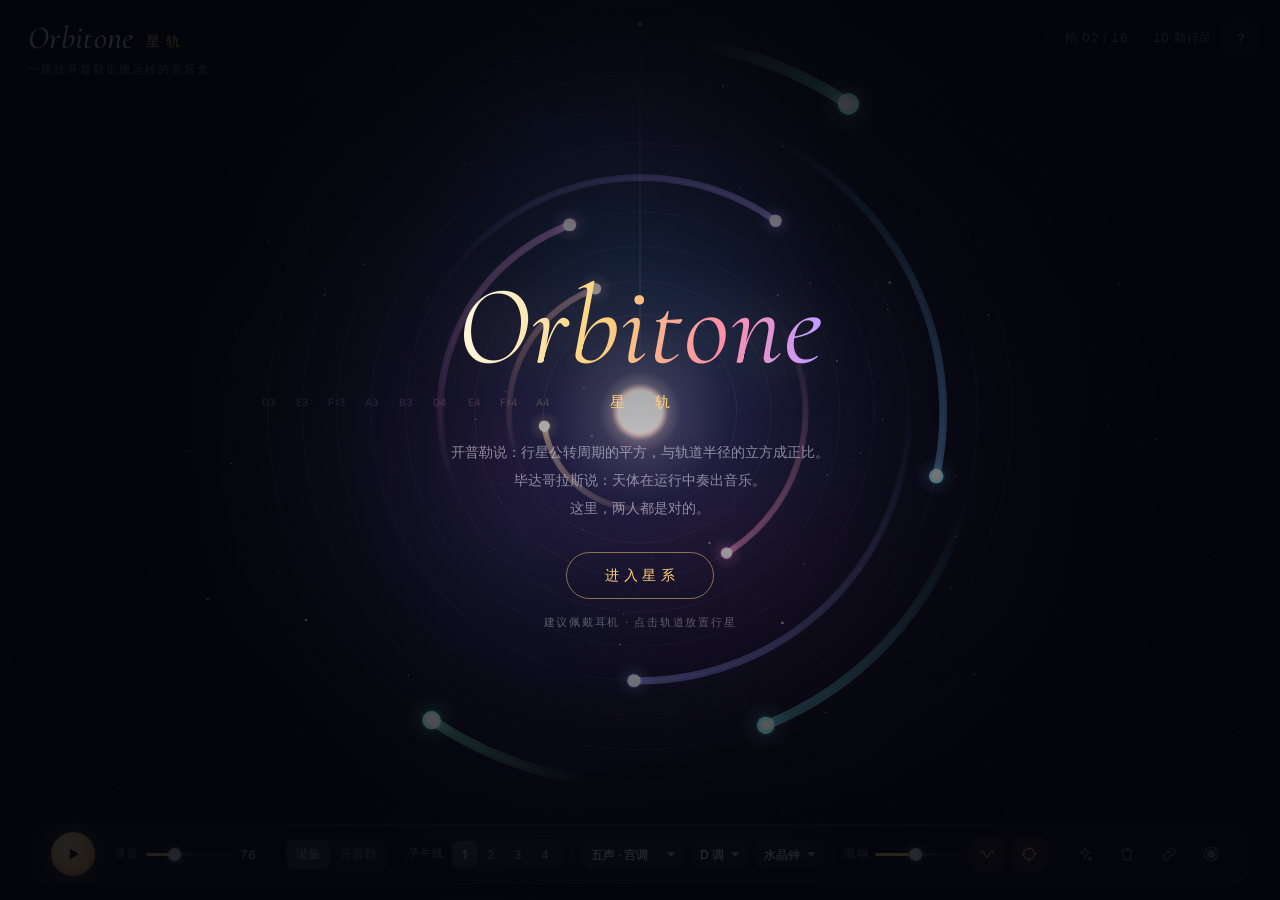
<file: orbitone/index.html>
<!doctype html>
<html lang="zh-CN">
  <head>
    <meta charset="utf-8" />
    <meta name="viewport" content="width=device-width, initial-scale=1, viewport-fit=cover" />
    <title>Orbitone · 星轨 —— 行星音乐盒</title>
    <meta name="description" content="一座按开普勒定律运转的音乐盒：在轨道上放置行星，它们掠过子午线时会唱出音符。" />
    <meta name="theme-color" content="#04050b" />
    <link rel="icon" href="data:image/svg+xml,%3Csvg xmlns='http://www.w3.org/2000/svg' viewBox='0 0 64 64'%3E%3Ccircle cx='32' cy='32' r='9' fill='%23ffd27a'/%3E%3Ccircle cx='32' cy='32' r='22' fill='none' stroke='%239aa6ff' stroke-width='2' opacity='.6'/%3E%3Ccircle cx='51' cy='21' r='5' fill='%23ff8fa3'/%3E%3C/svg%3E" />
    <link rel="preconnect" href="https://fonts.googleapis.com" />
    <link rel="preconnect" href="https://fonts.gstatic.com" crossorigin />
    <link href="https://fonts.googleapis.com/css2?family=Cormorant+Garamond:ital,wght@0,400;1,400;1,500&family=Inter:wght@400;500&display=swap" rel="stylesheet" />
    <link rel="stylesheet" href="style.css" />
  </head>
  <body>
    <canvas id="sky" aria-label="星系画布：点击轨道放置行星"></canvas>

    <header class="brand">
      <h1>Orbitone<span>星轨</span></h1>
      <p>一座按开普勒定律运转的音乐盒</p>
    </header>

    <div class="hud">
      <span id="beat">拍 01 / 16</span>
      <span class="dot">·</span>
      <span id="count">0 颗行星</span>
      <button id="helpBtn" class="icon-btn glass" title="说明 (H)" aria-label="说明">?</button>
    </div>

    <aside id="help" class="help glass hidden">
      <h3>如何演奏</h3>
      <ul>
        <li><b>点击轨道</b> 放置行星；按住越久，质量越大、声音越响</li>
        <li><b>点击行星</b> 摘除；<b>拖动行星</b> 换到别的轨道；<b>滚轮</b> 调整质量</li>
        <li>行星掠过金色<b>子午线</b>时发声：内轨音高，外轨音低</li>
        <li><b>谐振</b>：第 n 条轨道每周期公转整数圈，节奏严丝合缝地循环</li>
        <li><b>开普勒</b>：T² ∝ r³，转速成无理数比，节奏缓慢漂移、永不重复</li>
      </ul>
      <h3>快捷键</h3>
      <div class="keys">
        <span><kbd>Space</kbd> 播放 / 暂停</span>
        <span><kbd>R</kbd> 随机星系</span>
        <span><kbd>C</kbd> 清空</span>
        <span><kbd>M</kbd> 切换模式</span>
        <span><kbd>1</kbd>–<kbd>4</kbd> 子午线数</span>
        <span><kbd>↑</kbd><kbd>↓</kbd> 速度</span>
        <span><kbd>S</kbd> 分享链接</span>
        <span><kbd>H</kbd> 本说明</span>
      </div>
    </aside>

    <nav class="dock glass" aria-label="控制台">
      <div class="group">
        <button id="playBtn" class="play" title="播放 / 暂停 (Space)" aria-label="播放 / 暂停">
          <svg class="i-play" viewBox="0 0 24 24"><path d="M8 5.5v13l11-6.5z" /></svg>
          <svg class="i-pause" viewBox="0 0 24 24"><path d="M7 5h3.5v14H7zM13.5 5H17v14h-3.5z" /></svg>
        </button>
      </div>

      <div class="group">
        <span class="label">速度</span>
        <input id="bpm" type="range" min="40" max="160" step="1" value="76" aria-label="速度 BPM" />
        <span id="bpmVal" class="val">76</span>
      </div>

      <div class="group">
        <div class="seg" data-group="mode" role="group" aria-label="运行模式">
          <button data-value="harmonic" title="每条轨道整数圈，节奏循环">谐振</button>
          <button data-value="kepler" title="T² ∝ r³，节奏漂移">开普勒</button>
        </div>
      </div>

      <div class="group">
        <span class="label">子午线</span>
        <div class="seg" data-group="mer" role="group" aria-label="子午线数量">
          <button data-value="1">1</button>
          <button data-value="2">2</button>
          <button data-value="3">3</button>
          <button data-value="4">4</button>
        </div>
      </div>

      <div class="group">
        <select id="scale" aria-label="音阶"></select>
        <select id="key" aria-label="调"></select>
        <select id="timbre" aria-label="音色"></select>
      </div>

      <div class="group">
        <span class="label">混响</span>
        <input id="reverb" type="range" min="0" max="100" step="1" value="45" aria-label="混响" />
        <button id="droneBtn" class="icon-btn on" title="恒星底噪" aria-label="恒星底噪">
          <svg viewBox="0 0 24 24"><path d="M3 12c2-5 4-5 6 0s4 5 6 0 4-5 6 0" /></svg>
        </button>
        <button id="snapBtn" class="icon-btn on" title="吸附到槽位" aria-label="吸附到槽位">
          <svg viewBox="0 0 24 24"><circle cx="12" cy="12" r="7.5" /><path d="M12 2.5v4M12 17.5v4M2.5 12h4M17.5 12h4" /></svg>
        </button>
      </div>

      <div class="group">
        <button id="randomBtn" class="icon-btn" title="随机星系 (R)" aria-label="随机星系">
          <svg viewBox="0 0 24 24"><path d="M12 3l1.9 5.6L19.5 10l-5.6 1.9L12 17.5l-1.9-5.6L4.5 10l5.6-1.4z" /><path d="M18.5 16l.7 2 2 .7-2 .7-.7 2-.7-2-2-.7 2-.7z" /></svg>
        </button>
        <button id="clearBtn" class="icon-btn" title="清空 (C)" aria-label="清空">
          <svg viewBox="0 0 24 24"><path d="M4 7h16M9.5 7V4.5h5V7M6.5 7l1 12.5h9l1-12.5" /></svg>
        </button>
        <button id="shareBtn" class="icon-btn" title="复制分享链接 (S)" aria-label="分享">
          <svg viewBox="0 0 24 24"><path d="M10 14a4 4 0 0 0 5.7 0l3-3a4 4 0 0 0-5.7-5.7l-1 1M14 10a4 4 0 0 0-5.7 0l-3 3a4 4 0 0 0 5.7 5.7l1-1" /></svg>
        </button>
        <button id="recBtn" class="icon-btn rec" title="录音并下载" aria-label="录音">
          <svg viewBox="0 0 24 24"><circle cx="12" cy="12" r="5.5" class="fill" /><circle cx="12" cy="12" r="9" /></svg>
        </button>
      </div>
    </nav>

    <section id="intro" class="intro">
      <div class="intro-card">
        <h2>Orbitone</h2>
        <div class="zh">星 轨</div>
        <p>
          开普勒说：行星公转周期的平方，与轨道半径的立方成正比。<br />
          毕达哥拉斯说：天体在运行中奏出音乐。<br />
          这里，两人都是对的。
        </p>
        <button id="enterBtn" class="enter">进入星系</button>
        <div class="tip">建议佩戴耳机 · 点击轨道放置行星</div>
      </div>
    </section>

    <div id="toast" class="toast glass" role="status" aria-live="polite"></div>

    <script type="module" src="js/main.js"></script>
  </body>
</html>
</file>
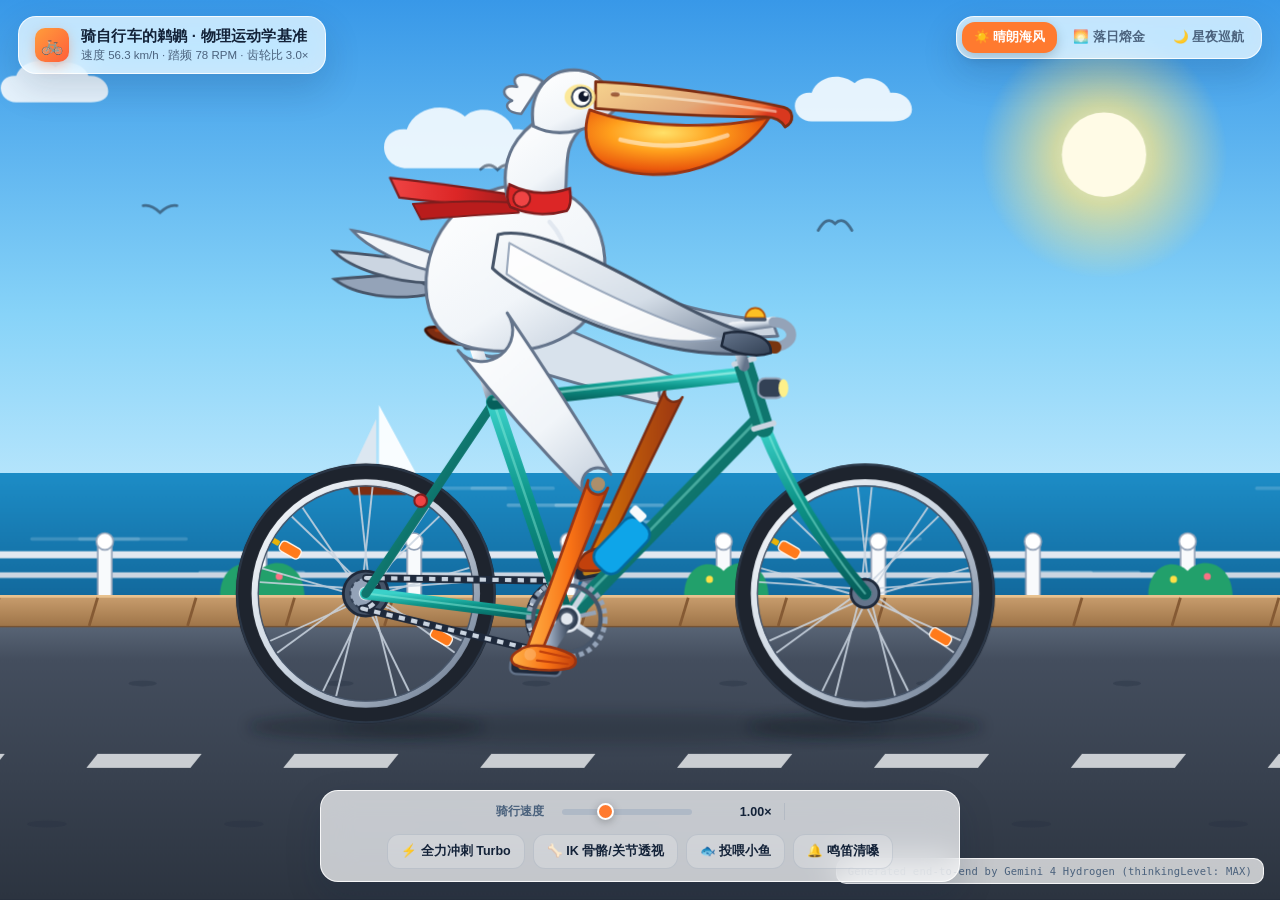
<file: pelican-bike/index.html>
<!DOCTYPE html>
<html lang="zh-CN">
<head>
  <meta charset="UTF-8" />
  <meta name="viewport" content="width=device-width, initial-scale=1.0" />
  <title>骑自行车的鹈鹕 · 2D 逆运动学与物理动画基准</title>
  <style>
    :root {
      --ui-bg: rgba(255, 255, 255, 0.72);
      --ui-border: rgba(255, 255, 255, 0.85);
      --ui-text: #132238;
      --ui-muted: #4b627d;
      --accent: #ff7a2f;
      --accent-2: #0088cc;
      --shadow: 0 14px 36px rgba(13, 33, 62, 0.16);
      --page-bg: #0c1829;
    }

    body[data-theme="sunset"] {
      --ui-bg: rgba(38, 22, 44, 0.68);
      --ui-border: rgba(255, 188, 128, 0.35);
      --ui-text: #fff3e6;
      --ui-muted: #e6bfa8;
      --accent: #ff9447;
      --accent-2: #ff5d7d;
      --shadow: 0 16px 40px rgba(20, 6, 28, 0.42);
    }

    body[data-theme="night"] {
      --ui-bg: rgba(11, 20, 38, 0.74);
      --ui-border: rgba(118, 182, 255, 0.28);
      --ui-text: #e8f2ff;
      --ui-muted: #93b0d6;
      --accent: #38bdf8;
      --accent-2: #fbbf24;
      --shadow: 0 16px 44px rgba(2, 6, 18, 0.65);
    }

    * {
      box-sizing: border-box;
      user-select: none;
      -webkit-tap-highlight-color: transparent;
    }

    html, body {
      margin: 0;
      padding: 0;
      width: 100%;
      height: 100%;
      overflow: hidden;
      background: var(--page-bg);
      font-family: -apple-system, BlinkMacSystemFont, "PingFang SC", "Hiragino Sans GB", "Microsoft YaHei", "Segoe UI", sans-serif;
      color: var(--ui-text);
    }

    .stage-wrap {
      position: relative;
      width: 100vw;
      height: 100vh;
      display: flex;
      align-items: center;
      justify-content: center;
      overflow: hidden;
    }

    svg#scene {
      width: 100%;
      height: 100%;
      display: block;
    }

    /* 顶部状态与主题栏 */
    .top-bar {
      position: fixed;
      top: 16px;
      left: 18px;
      right: 18px;
      display: flex;
      justify-content: space-between;
      align-items: flex-start;
      gap: 12px;
      pointer-events: none;
      z-index: 20;
    }

    .glass-card {
      pointer-events: auto;
      background: var(--ui-bg);
      border: 1px solid var(--ui-border);
      backdrop-filter: blur(16px) saturate(150%);
      -webkit-backdrop-filter: blur(16px) saturate(150%);
      box-shadow: var(--shadow);
      border-radius: 18px;
      transition: background 0.5s ease, border-color 0.5s ease, color 0.5s ease, transform 0.2s ease;
    }

    .title-badge {
      padding: 10px 16px;
      display: flex;
      align-items: center;
      gap: 12px;
    }

    .title-icon {
      width: 34px;
      height: 34px;
      border-radius: 10px;
      background: linear-gradient(135deg, #ff9d3b, #ff5e3a);
      display: grid;
      place-items: center;
      color: #fff;
      font-size: 18px;
      box-shadow: 0 4px 12px rgba(255, 110, 50, 0.35);
      flex-shrink: 0;
    }

    .title-text h1 {
      margin: 0;
      font-size: 15px;
      font-weight: 700;
      letter-spacing: 0.2px;
    }

    .title-text p {
      margin: 2px 0 0;
      font-size: 11.5px;
      color: var(--ui-muted);
      font-variant-numeric: tabular-nums;
    }

    .theme-pills {
      padding: 5px;
      display: flex;
      gap: 4px;
    }

    .theme-btn {
      border: none;
      background: transparent;
      color: var(--ui-muted);
      font-size: 12.5px;
      font-weight: 600;
      padding: 7px 12px;
      border-radius: 13px;
      cursor: pointer;
      transition: all 0.25s ease;
      white-space: nowrap;
    }

    .theme-btn:hover {
      color: var(--ui-text);
      background: rgba(128, 128, 128, 0.12);
    }

    .theme-btn.active {
      background: var(--accent);
      color: #fff;
      box-shadow: 0 4px 12px rgba(0, 0, 0, 0.18);
    }

    /* 底部交互控制栏 */
    .control-dock {
      position: fixed;
      bottom: 18px;
      left: 50%;
      transform: translateX(-50%);
      padding: 12px 18px;
      display: flex;
      flex-wrap: wrap;
      align-items: center;
      justify-content: center;
      gap: 14px;
      max-width: calc(100vw - 32px);
      z-index: 20;
    }

    .speed-group {
      display: flex;
      align-items: center;
      gap: 10px;
      padding-right: 12px;
      border-right: 1px solid rgba(128, 145, 165, 0.25);
    }

    .speed-label {
      font-size: 12px;
      font-weight: 600;
      color: var(--ui-muted);
      min-width: 54px;
    }

    .speed-val {
      font-size: 12.5px;
      font-weight: 700;
      font-variant-numeric: tabular-nums;
      min-width: 68px;
      text-align: right;
    }

    input[type="range"] {
      -webkit-appearance: none;
      appearance: none;
      width: 130px;
      height: 6px;
      border-radius: 999px;
      background: rgba(120, 145, 175, 0.28);
      outline: none;
      cursor: pointer;
    }

    input[type="range"]::-webkit-slider-thumb {
      -webkit-appearance: none;
      appearance: none;
      width: 17px;
      height: 17px;
      border-radius: 50%;
      background: var(--accent);
      border: 2.5px solid #fff;
      box-shadow: 0 2px 8px rgba(0, 0, 0, 0.25);
      transition: transform 0.15s ease;
    }

    input[type="range"]::-webkit-slider-thumb:hover {
      transform: scale(1.16);
    }

    .btn-row {
      display: flex;
      flex-wrap: wrap;
      align-items: center;
      justify-content: center;
      gap: 8px;
    }

    .ctrl-btn {
      border: 1px solid rgba(128, 145, 165, 0.25);
      background: rgba(255, 255, 255, 0.2);
      color: var(--ui-text);
      font-size: 12.5px;
      font-weight: 600;
      padding: 8px 13px;
      border-radius: 12px;
      cursor: pointer;
      display: inline-flex;
      align-items: center;
      gap: 6px;
      transition: all 0.2s cubic-bezier(0.22, 1, 0.36, 1);
    }

    .ctrl-btn:hover {
      transform: translateY(-1px);
      background: rgba(255, 255, 255, 0.36);
    }

    .ctrl-btn:active {
      transform: translateY(1px) scale(0.97);
    }

    .ctrl-btn.active-turbo {
      background: linear-gradient(135deg, #ff512f, #f09819);
      color: #fff;
      border-color: transparent;
      box-shadow: 0 6px 18px rgba(255, 90, 40, 0.45);
      animation: pulseGlow 1.1s infinite alternate;
    }

    .ctrl-btn.active-ik {
      background: linear-gradient(135deg, #06b6d4, #2563eb);
      color: #fff;
      border-color: transparent;
      box-shadow: 0 6px 18px rgba(6, 182, 212, 0.38);
    }

    @keyframes pulseGlow {
      from { box-shadow: 0 4px 14px rgba(255, 90, 40, 0.38); }
      to { box-shadow: 0 6px 24px rgba(255, 130, 40, 0.72); }
    }

    /* 角落模型铭牌 */
    .model-badge {
      position: fixed;
      right: 16px;
      bottom: 16px;
      padding: 6px 11px;
      border-radius: 10px;
      font-size: 10.5px;
      font-family: ui-monospace, SFMono-Regular, Menlo, Monaco, Consolas, monospace;
      letter-spacing: 0.2px;
      color: var(--ui-muted);
      background: var(--ui-bg);
      border: 1px solid var(--ui-border);
      backdrop-filter: blur(12px);
      -webkit-backdrop-filter: blur(12px);
      z-index: 15;
      pointer-events: none;
    }

    /* 主题渐隐层控制 */
    .theme-layer {
      transition: opacity 0.8s ease;
    }

    @media (max-width: 980px) {
      .control-dock {
        bottom: 48px;
        padding: 10px 12px;
        gap: 10px;
      }
      .speed-group {
        border-right: none;
        padding-right: 0;
      }
      .model-badge {
        left: 50%;
        right: auto;
        transform: translateX(-50%);
        bottom: 10px;
        white-space: nowrap;
      }
    }

    @media (max-width: 640px) {
      .top-bar {
        flex-direction: column;
        align-items: stretch;
      }
      .theme-pills {
        align-self: flex-start;
      }
    }
  </style>
</head>
<body data-theme="day">
  <div class="stage-wrap">
    <svg id="scene" viewBox="0 0 1100 640" preserveAspectRatio="xMidYMid slice" xmlns="http://www.w3.org/2000/svg">
      <defs>
        <!-- 天空渐变：晴朗 / 落日 / 星夜 -->
        <linearGradient id="skyDay" x1="0" y1="0" x2="0" y2="1">
          <stop offset="0%" stop-color="#3898e8" />
          <stop offset="52%" stop-color="#87d3f8" />
          <stop offset="100%" stop-color="#d8f2ff" />
        </linearGradient>
        <linearGradient id="skySunset" x1="0" y1="0" x2="0" y2="1">
          <stop offset="0%" stop-color="#2c1654" />
          <stop offset="38%" stop-color="#9e3264" />
          <stop offset="72%" stop-color="#f27441" />
          <stop offset="100%" stop-color="#ffd07b" />
        </linearGradient>
        <linearGradient id="skyNight" x1="0" y1="0" x2="0" y2="1">
          <stop offset="0%" stop-color="#050b18" />
          <stop offset="55%" stop-color="#0d1e3a" />
          <stop offset="100%" stop-color="#19355a" />
        </linearGradient>

        <!-- 海洋渐变 -->
        <linearGradient id="seaDay" x1="0" y1="0" x2="0" y2="1">
          <stop offset="0%" stop-color="#1d8dc7" />
          <stop offset="100%" stop-color="#0f5f91" />
        </linearGradient>
        <linearGradient id="seaSunset" x1="0" y1="0" x2="0" y2="1">
          <stop offset="0%" stop-color="#d45b58" />
          <stop offset="45%" stop-color="#7c3658" />
          <stop offset="100%" stop-color="#381d42" />
        </linearGradient>
        <linearGradient id="seaNight" x1="0" y1="0" x2="0" y2="1">
          <stop offset="0%" stop-color="#0b223f" />
          <stop offset="100%" stop-color="#061224" />
        </linearGradient>

        <!-- 太阳/月亮光晕 -->
        <radialGradient id="sunGlowDay" cx="50%" cy="50%" r="50%">
          <stop offset="0%" stop-color="#fffce0" stop-opacity="1" />
          <stop offset="40%" stop-color="#ffe785" stop-opacity="0.7" />
          <stop offset="100%" stop-color="#ffe785" stop-opacity="0" />
        </radialGradient>
        <radialGradient id="sunGlowSunset" cx="50%" cy="50%" r="50%">
          <stop offset="0%" stop-color="#fff4b8" stop-opacity="1" />
          <stop offset="42%" stop-color="#ff8c38" stop-opacity="0.82" />
          <stop offset="100%" stop-color="#ff4d4d" stop-opacity="0" />
        </radialGradient>
        <linearGradient id="lighthouseBeam" x1="0" y1="0.5" x2="1" y2="0.5">
          <stop offset="0%" stop-color="#fef08a" stop-opacity="0.55" />
          <stop offset="100%" stop-color="#fef08a" stop-opacity="0" />
        </linearGradient>
        <linearGradient id="bikeHeadlightGrad" x1="0" y1="0.5" x2="1" y2="0.5">
          <stop offset="0%" stop-color="#fff7c2" stop-opacity="0.72" />
          <stop offset="55%" stop-color="#fef08a" stop-opacity="0.22" />
          <stop offset="100%" stop-color="#fef08a" stop-opacity="0" />
        </linearGradient>

        <!-- 公路 / 海滨栈道渐变 -->
        <linearGradient id="roadDay" x1="0" y1="0" x2="0" y2="1">
          <stop offset="0%" stop-color="#586475" />
          <stop offset="12%" stop-color="#444e5e" />
          <stop offset="100%" stop-color="#2c3440" />
        </linearGradient>
        <linearGradient id="boardwalkGrad" x1="0" y1="0" x2="0" y2="1">
          <stop offset="0%" stop-color="#c99e6e" />
          <stop offset="100%" stop-color="#9e7448" />
        </linearGradient>

        <!-- 车架金属烤漆渐变 (经典竞速绿青 / 亮铜质感) -->
        <linearGradient id="framePipeGrad" x1="0" y1="0" x2="0" y2="1">
          <stop offset="0%" stop-color="#3ad1c9" />
          <stop offset="45%" stop-color="#0d9488" />
          <stop offset="100%" stop-color="#065f5b" />
        </linearGradient>
        <linearGradient id="framePipeAlt" x1="0" y1="0" x2="1" y2="1">
          <stop offset="0%" stop-color="#2dd4bf" />
          <stop offset="50%" stop-color="#0f766e" />
          <stop offset="100%" stop-color="#044e4a" />
        </linearGradient>
        <linearGradient id="alloyMetal" x1="0" y1="0" x2="1" y2="1">
          <stop offset="0%" stop-color="#f8fafc" />
          <stop offset="50%" stop-color="#cbd5e1" />
          <stop offset="100%" stop-color="#64748b" />
        </linearGradient>
        <linearGradient id="crankMetal" x1="0" y1="0" x2="1" y2="0">
          <stop offset="0%" stop-color="#e2e8f0" />
          <stop offset="50%" stop-color="#94a3b8" />
          <stop offset="100%" stop-color="#475569" />
        </linearGradient>

        <!-- 鹈鹕羽毛与喉囊渐变 -->
        <linearGradient id="pelicanBodyGrad" x1="0.1" y1="0" x2="0.8" y2="1">
          <stop offset="0%" stop-color="#ffffff" />
          <stop offset="65%" stop-color="#f1f5f9" />
          <stop offset="100%" stop-color="#cbd5e1" />
        </linearGradient>
        <linearGradient id="pelicanWingGrad" x1="0" y1="0" x2="1" y2="1">
          <stop offset="0%" stop-color="#f8fafc" />
          <stop offset="55%" stop-color="#d5dee8" />
          <stop offset="100%" stop-color="#64748b" />
        </linearGradient>
        <linearGradient id="pelicanPrimaryGrad" x1="0" y1="0" x2="1" y2="1">
          <stop offset="0%" stop-color="#64748b" />
          <stop offset="100%" stop-color="#334155" />
        </linearGradient>
        <linearGradient id="beakUpperGrad" x1="0" y1="0" x2="1" y2="0.4">
          <stop offset="0%" stop-color="#f6d38e" />
          <stop offset="60%" stop-color="#e2a878" />
          <stop offset="92%" stop-color="#ef6c35" />
          <stop offset="100%" stop-color="#d9381e" />
        </linearGradient>
        <radialGradient id="pouchGrad" cx="42%" cy="35%" r="65%">
          <stop offset="0%" stop-color="#ffe169" />
          <stop offset="45%" stop-color="#ff9f1c" />
          <stop offset="88%" stop-color="#ea580c" />
          <stop offset="100%" stop-color="#c2410c" />
        </radialGradient>
        <linearGradient id="legOrangeGrad" x1="0" y1="0" x2="1" y2="0">
          <stop offset="0%" stop-color="#ffb347" />
          <stop offset="55%" stop-color="#f97316" />
          <stop offset="100%" stop-color="#c2410c" />
        </linearGradient>
        <linearGradient id="legFarGrad" x1="0" y1="0" x2="1" y2="0">
          <stop offset="0%" stop-color="#d97706" />
          <stop offset="100%" stop-color="#9a3412" />
        </linearGradient>
        <linearGradient id="scarfGrad" x1="0" y1="0" x2="1" y2="0">
          <stop offset="0%" stop-color="#ef4444" />
          <stop offset="50%" stop-color="#dc2626" />
          <stop offset="100%" stop-color="#991b1b" />
        </linearGradient>

        <!-- 车轮投影模糊 -->
        <filter id="softShadow" x="-20%" y="-40%" width="140%" height="180%">
          <feGaussianBlur stdDeviation="4.5" />
        </filter>
        <filter id="ambientTintSunset">
          <feColorMatrix type="matrix" values="1.04 0.05 0 0 0.03  0 0.92 0.02 0 0  0 0 0.85 0 0  0 0 0 1 0"/>
        </filter>
        <filter id="ambientTintNight">
          <feColorMatrix type="matrix" values="0.72 0 0.06 0 0  0 0.78 0.08 0 0  0.04 0.08 0.96 0 0.02  0 0 0 1 0"/>
        </filter>
      </defs>

      <!-- ==================== 1. 天空与天体层 ==================== -->
      <g id="sky-layer">
        <rect width="1100" height="430" fill="url(#skyDay)" />
        <rect id="sky-sunset" class="theme-layer" width="1100" height="430" fill="url(#skySunset)" opacity="0" />
        <rect id="sky-night" class="theme-layer" width="1100" height="430" fill="url(#skyNight)" opacity="0" />

        <!-- 星星 (夜空) -->
        <g id="stars-group" class="theme-layer" opacity="0"></g>

        <!-- 白天太阳 -->
        <g id="celestial-day" class="theme-layer" opacity="1">
          <circle cx="880" cy="110" r="88" fill="url(#sunGlowDay)" />
          <circle cx="880" cy="110" r="30" fill="#fffbe6" />
        </g>

        <!-- 落日太阳 -->
        <g id="celestial-sunset" class="theme-layer" opacity="0">
          <circle cx="770" cy="272" r="135" fill="url(#sunGlowSunset)" />
          <circle cx="770" cy="272" r="46" fill="#ffdf85" />
        </g>

        <!-- 星夜弯月 -->
        <g id="celestial-night" class="theme-layer" opacity="0">
          <circle cx="865" cy="108" r="56" fill="#93c5fd" opacity="0.14" />
          <path d="M 856 76 A 30 30 0 1 0 894 128 A 24 24 0 1 1 856 76 Z" fill="#fef9c3" />
        </g>
      </g>

      <!-- ==================== 2. 视差云层与远景 ==================== -->
      <g id="parallax-clouds"></g>

      <!-- 远方海面 -->
      <g id="sea-layer">
        <rect x="0" y="336" width="1100" height="114" fill="url(#seaDay)" />
        <rect id="sea-sunset" class="theme-layer" x="0" y="336" width="1100" height="114" fill="url(#seaSunset)" opacity="0" />
        <rect id="sea-night" class="theme-layer" x="0" y="336" width="1100" height="114" fill="url(#seaNight)" opacity="0" />
        <!-- 阳光/月光海面波纹 -->
        <g id="sea-shimmer"></g>
      </g>

      <!-- 视差远景岛屿与灯塔 -->
      <g id="parallax-far"></g>

      <!-- 视差中景海鸥与海岸防波堤/栏杆 -->
      <g id="parallax-birds"></g>
      <g id="parallax-mid"></g>

      <!-- ==================== 3. 滨海公路与木栈道 ==================== -->
      <g id="road-layer">
        <!-- 栈道边缘 -->
        <rect x="0" y="424" width="1100" height="22" fill="url(#boardwalkGrad)" />
        <line x1="0" y1="424" x2="1100" y2="424" stroke="#e8c391" stroke-width="2" />
        <line x1="0" y1="446" x2="1100" y2="446" stroke="#785230" stroke-width="2" />
        <!-- 路面 -->
        <rect x="0" y="446" width="1100" height="194" fill="url(#roadDay)" />
        <rect id="road-night-tint" class="theme-layer" x="0" y="446" width="1100" height="194" fill="#070e1a" opacity="0" />
        <!-- 视差路沿砖缝与中心虚线 -->
        <g id="parallax-road"></g>
      </g>

      <!-- ==================== 4. 自行车与鹈鹕主舞台 ==================== -->
      <!-- 坐标基准: 后轴(355, 422), 前轴(710, 422), 轮半径92 => 地面contact y = 514 -->
      <g id="hero-rig">
        <!-- 地面投影 -->
        <g id="ground-shadow" transform="translate(0, 515)">
          <ellipse cx="355" cy="2" rx="84" ry="9" fill="#08121f" opacity="0.34" filter="url(#softShadow)" />
          <ellipse cx="710" cy="2" rx="84" ry="9" fill="#08121f" opacity="0.34" filter="url(#softShadow)" />
          <ellipse cx="530" cy="3" rx="195" ry="11" fill="#08121f" opacity="0.22" filter="url(#softShadow)" />
        </g>

        <!-- 夜间车灯地面光锥 -->
        <g id="bike-headlight-beam" class="theme-layer" opacity="0">
          <polygon points="642,272 1100,375 1100,535 642,282" fill="url(#bikeHeadlightGrad)" />
        </g>

        <!-- ========== A. 远端图层 (远侧翅膀、远侧腿、远侧曲柄) ========== -->
        <g id="far-layer">
          <!-- 远侧翅膀(伸向远侧车把) -->
          <path id="far-wing-path" d="" fill="#cbd5e1" stroke="#64748b" stroke-width="2" stroke-linejoin="round" />

          <!-- 远侧曲柄与脚踏 -->
          <g id="far-crank-group">
            <line id="far-crank-arm" x1="498" y1="440" x2="498" y2="440" stroke="#64748b" stroke-width="10" stroke-linecap="round" />
            <g id="far-pedal-group">
              <rect x="-17" y="-5" width="34" height="10" rx="3.5" fill="#1e293b" stroke="#475569" stroke-width="1.5" />
              <rect x="-11" y="-2" width="22" height="4" rx="1.5" fill="#f59e0b" opacity="0.75" />
            </g>
          </g>

          <!-- 远侧腿 (2-Link IK 实时解算: 髋 -> 膝 -> 踝踏板) -->
          <g id="far-leg-group">
            <path id="far-thigh-poly" d="" fill="#d8e2ec" stroke="#64748b" stroke-width="2" stroke-linejoin="round" />
            <path id="far-shin-poly" d="" fill="url(#legFarGrad)" stroke="#7c2d12" stroke-width="1.8" stroke-linejoin="round" />
            <g id="far-foot-group">
              <!-- 远侧橙色大脚蹼 -->
              <path d="M -8,-4 C -2,-10 14,-8 25,-3 C 30,-1 31,4 25,6 C 14,9 -4,8 -10,5 C -14,2 -12,-1 -8,-4 Z" fill="#c2410c" stroke="#7c2d12" stroke-width="1.8" />
              <path d="M 6,-4 L 24,-1 M 5,2 L 24,3" stroke="#9a3412" stroke-width="1.3" stroke-linecap="round" />
            </g>
          </g>
        </g>

        <!-- ========== B. 自行车刚体结构与轮组 ========== -->
        <g id="bike-layer">
          <!-- 后轮 (中心 355, 422, 半径 92) -->
          <g id="rear-wheel" transform="translate(355, 422)">
            <!-- 外胎 -->
            <circle r="86" fill="none" stroke="#1e242e" stroke-width="13" />
            <circle r="91.5" fill="none" stroke="#334155" stroke-width="1.5" opacity="0.65" />
            <!-- 旋转部分: 辐条、内圈高光、气门嘴、反光片 -->
            <g id="rear-wheel-spin">
              <g id="rear-spokes" stroke="#cbd5e1" stroke-width="1.35" opacity="0.88"></g>
              <!-- 气门嘴 -->
              <rect x="-2" y="-79" width="4" height="8" rx="1" fill="#eab308" />
              <!-- 橙色车轮反光片 -->
              <rect x="-4" y="54" width="8" height="16" rx="3" fill="#ff7a1a" stroke="#fff7ed" stroke-width="1" />
              <rect x="-4" y="-70" width="8" height="16" rx="3" fill="#ff7a1a" stroke="#fff7ed" stroke-width="1" />
            </g>
            <!-- 铝合金轮圈 -->
            <circle r="79" fill="none" stroke="url(#alloyMetal)" stroke-width="4.5" />
            <circle r="76.5" fill="none" stroke="#475569" stroke-width="1" />
            <!-- 飞轮与花鼓 -->
            <circle r="16" fill="#475569" stroke="#1e293b" stroke-width="2" />
            <circle r="11" fill="#94a3b8" stroke="#334155" stroke-width="1.5" stroke-dasharray="3 2.5" />
            <circle r="5" fill="#e2e8f0" />
          </g>

          <!-- 前轮 (中心 710, 422, 半径 92) -->
          <g id="front-wheel" transform="translate(710, 422)">
            <circle r="86" fill="none" stroke="#1e242e" stroke-width="13" />
            <circle r="91.5" fill="none" stroke="#334155" stroke-width="1.5" opacity="0.65" />
            <g id="front-wheel-spin">
              <g id="front-spokes" stroke="#cbd5e1" stroke-width="1.35" opacity="0.88"></g>
              <rect x="-2" y="-79" width="4" height="8" rx="1" fill="#eab308" />
              <rect x="-4" y="54" width="8" height="16" rx="3" fill="#ff7a1a" stroke="#fff7ed" stroke-width="1" />
              <rect x="-4" y="-70" width="8" height="16" rx="3" fill="#ff7a1a" stroke="#fff7ed" stroke-width="1" />
            </g>
            <circle r="79" fill="none" stroke="url(#alloyMetal)" stroke-width="4.5" />
            <circle r="76.5" fill="none" stroke="#475569" stroke-width="1" />
            <circle r="10" fill="#64748b" stroke="#1e293b" stroke-width="2" />
            <circle r="4.5" fill="#e2e8f0" />
          </g>

          <!-- 动态链条 (精确围绕大牙盘 498,440 r=27 与后飞轮 355,422 r=11) -->
          <path id="chain-base" d="" fill="none" stroke="#1e293b" stroke-width="5.5" stroke-linejoin="round" />
          <path id="chain-links" d="" fill="none" stroke="#cbd5e1" stroke-width="3" stroke-dasharray="4.5 4.5" stroke-linejoin="round" />

          <!-- 钻石车架几何 (严格节点连接):
               后轴 RA = (355, 422)
               五通 BB = (498, 440)
               立管顶 SC = (446, 286)
               坐垫夹 = (434, 248)
               头管上 HT_T = (624, 260)
               头管下 HT_B = (638, 304)
               前叉弯折 -> 前轴 FA = (710, 422)
          -->
          <g id="diamond-frame" stroke-linecap="round" stroke-linejoin="round">
            <!-- 后下叉 Chainstay -->
            <line x1="355" y1="422" x2="498" y2="440" stroke="url(#framePipeGrad)" stroke-width="8.5" />
            <line x1="355" y1="422" x2="498" y2="440" stroke="#99f6e4" stroke-width="1.5" opacity="0.45" />
            <!-- 后上叉 Seatstay -->
            <line x1="355" y1="422" x2="446" y2="286" stroke="url(#framePipeAlt)" stroke-width="6.5" />
            <!-- 后挡泥/小尾灯 -->
            <circle cx="394" cy="356" r="4.5" fill="#ef4444" stroke="#7f1d1d" stroke-width="1.5" />
            <!-- 座管 Seatpost -->
            <line x1="446" y1="286" x2="433" y2="246" stroke="url(#alloyMetal)" stroke-width="9" />
            <!-- 立管 Seat Tube -->
            <line x1="498" y1="440" x2="446" y2="286" stroke="url(#framePipeGrad)" stroke-width="11" />
            <line x1="498" y1="440" x2="446" y2="286" stroke="#99f6e4" stroke-width="1.8" opacity="0.4" />
            <!-- 上管 Top Tube -->
            <line x1="446" y1="286" x2="626" y2="266" stroke="url(#framePipeGrad)" stroke-width="10.5" />
            <line x1="446" y1="284" x2="626" y2="264" stroke="#ccfbf1" stroke-width="1.8" opacity="0.5" />
            <!-- 下管 Down Tube -->
            <line x1="498" y1="440" x2="636" y2="298" stroke="url(#framePipeAlt)" stroke-width="12.5" />
            <line x1="498" y1="438" x2="636" y2="296" stroke="#99f6e4" stroke-width="2" opacity="0.4" />
            <!-- 车架水壶架装饰 -->
            <rect x="526" y="366" width="22" height="44" rx="8" transform="rotate(44 537 388)" fill="#0ea5e9" stroke="#0369a1" stroke-width="1.8" />
            <rect x="543" y="362" width="12" height="7" rx="2" transform="rotate(44 549 365)" fill="#f8fafc" />

            <!-- 前叉 Fork (带优雅前倾 rake 曲线) -->
            <path d="M 638,304 Q 664,368 710,422" fill="none" stroke="url(#framePipeGrad)" stroke-width="9.5" />
            <path d="M 639,303 Q 665,367 710,422" fill="none" stroke="#99f6e4" stroke-width="1.5" opacity="0.45" />
            <!-- 头管 Head Tube -->
            <line x1="624" y1="260" x2="638" y2="304" stroke="#0f766e" stroke-width="14" />
            <line x1="624" y1="260" x2="638" y2="304" stroke="#5eead4" stroke-width="2.5" opacity="0.45" />
            <!-- 腕组环 -->
            <line x1="617" y1="259" x2="631" y2="255" stroke="#cbd5e1" stroke-width="4" />
            <line x1="631" y1="305" x2="645" y2="301" stroke="#cbd5e1" stroke-width="4" />

            <!-- 复古车前灯 -->
            <g transform="translate(642, 276)">
              <rect x="-8" y="-7" width="18" height="14" rx="5" fill="#334155" stroke="#94a3b8" stroke-width="1.5" />
              <ellipse cx="10" cy="0" rx="3.5" ry="6.5" fill="#fef08a" />
            </g>

            <!-- 把立与车把 Handlebar -->
            <line x1="624" y1="260" x2="616" y2="233" stroke="url(#alloyMetal)" stroke-width="8" />
            <line x1="616" y1="233" x2="645" y2="229" stroke="url(#alloyMetal)" stroke-width="7.5" />
            <!-- 舒适巡航弯把 + 铜铃铛 -->
            <path d="M 645,229 C 659,229 664,244 646,247 L 620,245" fill="none" stroke="#94a3b8" stroke-width="7" />
            <line x1="646" y1="247" x2="614" y2="245" stroke="#78350f" stroke-width="9" stroke-linecap="round" />
            <!-- 车铃铛 -->
            <g id="bike-bell" transform="translate(632, 224)">
              <path d="M -7,2 A 7,7 0 0 1 7,2 Z" fill="#fbbf24" stroke="#b45309" stroke-width="1.2" />
              <rect x="-8" y="2" width="16" height="2.5" rx="1" fill="#475569" />
            </g>

            <!-- 皮革坐垫 Saddle -->
            <g id="saddle-group">
              <rect x="424" y="242" width="22" height="7" rx="3" fill="#475569" />
              <path d="M 398,236 C 394,231 412,232 434,234 C 455,236 468,238 466,243 C 464,247 446,245 430,245 C 414,245 402,243 398,236 Z" fill="#7c2d12" stroke="#431407" stroke-width="2" />
              <path d="M 405,235 Q 434,236 460,240" fill="none" stroke="#c2410c" stroke-width="2" opacity="0.65" />
            </g>
          </g>

          <!-- 五通中轴大牙盘 (中心 498, 440) -->
          <g id="chainring" transform="translate(498, 440)">
            <circle r="27" fill="none" stroke="#94a3b8" stroke-width="4" stroke-dasharray="3.5 2.5" />
            <circle r="24" fill="none" stroke="#475569" stroke-width="3" />
            <g id="chainring-spider">
              <line x1="-22" y1="0" x2="22" y2="0" stroke="#cbd5e1" stroke-width="4" />
              <line x1="0" y1="-22" x2="0" y2="22" stroke="#cbd5e1" stroke-width="4" />
              <line x1="-15" y1="-15" x2="15" y2="15" stroke="#94a3b8" stroke-width="3" />
            </g>
            <circle r="9" fill="#334155" stroke="#e2e8f0" stroke-width="2" />
          </g>
        </g>

        <!-- ========== C. 近端图层 (鹈鹕躯干、头颈喉囊、近侧曲柄、近侧腿、近侧翅膀) ========== -->
        <g id="near-layer">
          <!-- 鹈鹕躯干与头颈组件 (随踩踏节奏做物理微幅起伏与冲刺前倾) -->
          <g id="pelican-upper">
            <!-- 尾羽 -->
            <g id="pelican-tail">
              <path d="M 406,210 C 374,218 345,212 332,202 C 348,200 364,199 384,197 Z" fill="#94a3b8" stroke="#475569" stroke-width="2" />
              <path d="M 408,203 C 374,205 342,193 331,182 C 350,183 374,186 396,188 Z" fill="#cbd5e1" stroke="#475569" stroke-width="2" />
              <path d="M 412,197 C 380,192 354,178 344,167 C 364,170 388,178 408,184 Z" fill="#f1f5f9" stroke="#64748b" stroke-width="2" />
            </g>

            <!-- 饱满圆润的躯干 / 胸腹 -->
            <path d="M 398,214 C 392,175 418,136 462,132 C 504,128 532,162 522,206 C 514,238 480,254 440,250 C 414,248 401,234 398,214 Z" fill="url(#pelicanBodyGrad)" stroke="#64748b" stroke-width="2.2" />
            <!-- 胸部软羽质感弧线 -->
            <path d="M 484,158 Q 505,180 494,212" fill="none" stroke="#e2e8f0" stroke-width="3" stroke-linecap="round" />

            <!-- 迎风飘动的红色飞行员小围巾 (尾部动态路径 + 脖圈) -->
            <path id="scarf-tail-1" d="" fill="url(#scarfGrad)" stroke="#7f1d1d" stroke-width="1.6" stroke-linejoin="round" />
            <path id="scarf-tail-2" d="" fill="#b91c1c" stroke="#7f1d1d" stroke-width="1.4" stroke-linejoin="round" />

            <!-- 修长优雅的 S 形颈部 (JS 随头部稳定微调控制点) -->
            <path id="pelican-neck" d="" fill="url(#pelicanBodyGrad)" stroke="#64748b" stroke-width="2.2" stroke-linejoin="round" />

            <!-- 围巾脖领结 -->
            <g id="scarf-collar" transform="translate(476, 138)">
              <path d="M -21,-6 Q 0,4 22,-4 Q 24,8 20,12 Q 0,18 -20,10 Q -24,4 -21,-6 Z" fill="#dc2626" stroke="#7f1d1d" stroke-width="1.8" />
              <circle cx="-12" cy="4" r="6" fill="#ef4444" stroke="#7f1d1d" stroke-width="1.5" />
            </g>

            <!-- 鹈鹕头部、巨喙与弹性喉囊组 -->
            <g id="pelican-head" transform="translate(495, 76)">
              <!-- 头部后脑勺头羽 (迎风微颤) -->
              <path id="head-crest" d="M -18,-18 C -34,-26 -42,-20 -36,-13 C -45,-15 -49,-8 -39,-3 C -45,-1 -43,6 -32,6 Z" fill="#f8fafc" stroke="#64748b" stroke-width="1.8" stroke-linejoin="round" />

              <!-- 头部主轮廓 -->
              <path d="M -24,14 C -28,-10 -14,-28 8,-26 C 24,-24 32,-12 34,2 C 20,16 -4,24 -24,14 Z" fill="url(#pelicanBodyGrad)" stroke="#64748b" stroke-width="2.2" />

              <!-- 橙黄色大喉囊 Gular Pouch (带次级弹性形变 & 吞鱼鼓起彩蛋) -->
              <g id="pouch-group">
                <path id="gular-pouch" d="M 16,2 C 48,14 106,16 144,6 C 122,42 74,56 34,44 C 14,38 10,20 16,2 Z" fill="url(#pouchGrad)" stroke="#9a3412" stroke-width="2" stroke-linejoin="round" />
                <!-- 喉囊光泽高光 -->
                <path id="pouch-highlight" d="M 38,24 Q 78,34 114,20" fill="none" stroke="#fff7ed" stroke-width="3.2" stroke-linecap="round" opacity="0.55" />
                <!-- 喉囊里的隐藏小鱼轮廓 (投喂彩蛋) -->
                <g id="fish-inside-pouch" opacity="0" transform="translate(68, 28) rotate(8)">
                  <path d="M -18,0 C -8,-10 10,-9 18,0 C 10,9 -8,10 -18,0 Z M 16,0 L 26,-7 L 26,7 Z" fill="#9a3412" opacity="0.28" />
                </g>
              </g>

              <!-- 标志性长上喙 (含微张嘴旋转支点) -->
              <g id="upper-beak-group" transform="translate(20, -6)">
                <path d="M 0,-12 C 34,-11 94,-4 134,5 C 141,7 142,15 135,19 C 132,14 128,12 121,12 C 84,12 36,10 0,7 Z" fill="url(#beakUpperGrad)" stroke="#7c2d12" stroke-width="2" stroke-linejoin="round" />
                <!-- 上喙中脊线与鼻孔 -->
                <path d="M 12,-4 Q 72,0 128,8" fill="none" stroke="#fffbeb" stroke-width="2" opacity="0.5" stroke-linecap="round" />
                <ellipse cx="14" cy="-3" rx="3.2" ry="1.6" fill="#7c2d12" opacity="0.7" />
              </g>

              <!-- 眼周裸露皮肤与炯炯有神的眼睛 -->
              <ellipse cx="9" cy="-7" rx="11" ry="9" fill="#fde68a" opacity="0.85" />
              <g id="pelican-eye" transform="translate(10, -7)">
                <circle r="6.8" fill="#ffffff" stroke="#334155" stroke-width="1.4" />
                <circle id="eye-pupil" cx="1.6" cy="-0.4" r="3.8" fill="#0f172a" />
                <circle cx="3" cy="-2" r="1.5" fill="#ffffff" />
                <!-- 眨眼眼睑 -->
                <path id="eye-lid" d="M -7,-7 L 7,-7 L 7,7 L -7,7 Z" fill="#f1f5f9" stroke="#64748b" stroke-width="1.2" transform="scale(1, 0)" />
              </g>
            </g>

            <!-- 投喂飞向嘴巴的小鱼 (交互特效) -->
            <g id="flying-fish" opacity="0">
              <path d="M -16,0 C -8,-9 8,-8 15,0 C 8,8 -8,9 -16,0 Z" fill="#38bdf8" stroke="#0369a1" stroke-width="1.8" />
              <path d="M 13,0 L 23,-7 L 23,7 Z" fill="#0284c7" stroke="#0369a1" stroke-width="1.5" />
              <circle cx="-8" cy="-2" r="2" fill="#0f172a" />
            </g>

            <!-- 鸣笛声波特效 -->
            <g id="honk-waves" opacity="0" transform="translate(650, 72)">
              <path d="M 0,-12 A 16,16 0 0 1 0,12" fill="none" stroke="#fbbf24" stroke-width="3" stroke-linecap="round" />
              <path d="M 10,-20 A 26,26 0 0 1 10,20" fill="none" stroke="#f97316" stroke-width="3" stroke-linecap="round" />
            </g>

            <!-- 冲刺汗珠特效 -->
            <g id="turbo-sweat" opacity="0">
              <path d="M 468,52 Q 460,62 468,66 Q 476,62 468,52 Z" fill="#7dd3fc" stroke="#0284c7" stroke-width="1.2" />
              <path d="M 452,66 Q 446,74 452,77 Q 458,74 452,66 Z" fill="#7dd3fc" stroke="#0284c7" stroke-width="1.2" />
            </g>
          </g>

          <!-- 近侧曲柄与踏板 (在车架牙盘前方、近侧脚前方或踏板在脚下) -->
          <g id="near-crank-group">
            <line id="near-crank-arm" x1="498" y1="440" x2="498" y2="440" stroke="url(#crankMetal)" stroke-width="10.5" stroke-linecap="round" />
            <circle cx="498" cy="440" r="5" fill="#e2e8f0" stroke="#475569" stroke-width="1.5" />
            <g id="near-pedal-group">
              <rect x="-18" y="-5.5" width="36" height="11" rx="4" fill="#1e293b" stroke="#64748b" stroke-width="1.6" />
              <rect x="-12" y="-2" width="24" height="4" rx="1.5" fill="#f59e0b" />
            </g>
          </g>

          <!-- 近侧腿 (2-Link IK 实时解算: 完整遮挡车架下管/立管/牙盘) -->
          <g id="near-leg-group">
            <path id="near-thigh-poly" d="" fill="url(#pelicanBodyGrad)" stroke="#64748b" stroke-width="2.1" stroke-linejoin="round" />
            <path id="near-shin-poly" d="" fill="url(#legOrangeGrad)" stroke="#9a3412" stroke-width="1.9" stroke-linejoin="round" />
            <!-- 关节小褶皱高光 -->
            <circle id="near-knee-cap" cx="0" cy="0" r="5" fill="#fb923c" opacity="0.65" />
            <g id="near-foot-group">
              <!-- 近侧橙色大脚蹼 (严丝合缝贴合踏板) -->
              <path d="M -9,-4.5 C -2,-11 16,-9 28,-3.5 C 33,-1 33,4.5 27,6.5 C 15,10 -5,9 -12,5.5 C -16,2.5 -14,-1.5 -9,-4.5 Z" fill="url(#legOrangeGrad)" stroke="#9a3412" stroke-width="1.9" />
              <!-- 蹼爪纹理与趾骨 -->
              <path d="M 6,-4.5 L 27,-1 M 4,2 L 26,3.5" stroke="#c2410c" stroke-width="1.5" stroke-linecap="round" />
              <circle cx="-1" cy="-2" r="4.2" fill="#fdba74" opacity="0.55" />
            </g>
          </g>

          <!-- 近侧前景翅膀 (带 2-Link IK 伸向车把) -->
          <g id="near-wing-group">
            <path id="near-wing-main" d="" fill="url(#pelicanWingGrad)" stroke="#475569" stroke-width="2.2" stroke-linejoin="round" />
            <path id="near-wing-coverts" d="" fill="#ffffff" stroke="#94a3b8" stroke-width="1.5" stroke-linejoin="round" opacity="0.9" />
            <!-- 翼尖飞羽抓握车把 -->
            <path id="near-wing-tip" d="" fill="url(#pelicanPrimaryGrad)" stroke="#1e293b" stroke-width="1.8" stroke-linejoin="round" />
          </g>
        </g>

        <!-- ========== D. 速度风线特效 (Turbo 冲刺时显现) ========== -->
        <g id="speed-lines" opacity="0"></g>

        <!-- ========== E. 逆运动学骨骼/关节透视层 (IK Debug Overlay) ========== -->
        <g id="ik-overlay" opacity="0" pointer-events="none">
          <!-- 踏板圆周轨道 -->
          <circle cx="498" cy="440" r="41" fill="none" stroke="#22d3ee" stroke-width="1.6" stroke-dasharray="5 4" opacity="0.85" />
          <line x1="450" y1="440" x2="546" y2="440" stroke="#22d3ee" stroke-width="0.9" opacity="0.45" />
          <line x1="498" y1="392" x2="498" y2="488" stroke="#22d3ee" stroke-width="0.9" opacity="0.45" />

          <!-- 远侧腿 IK 连杆 (品红) -->
          <line id="ik-far-thigh" x1="0" y1="0" x2="0" y2="0" stroke="#f472b6" stroke-width="2.5" stroke-dasharray="4 3" />
          <line id="ik-far-shin" x1="0" y1="0" x2="0" y2="0" stroke="#f472b6" stroke-width="2.5" stroke-dasharray="4 3" />
          <circle id="ik-far-knee" cx="0" cy="0" r="5" fill="#ec4899" stroke="#fff" stroke-width="1.5" />
          <circle id="ik-far-ankle" cx="0" cy="0" r="5" fill="#ec4899" stroke="#fff" stroke-width="1.5" />

          <!-- 近侧腿 IK 连杆 (青色) -->
          <line id="ik-near-thigh" x1="0" y1="0" x2="0" y2="0" stroke="#22d3ee" stroke-width="3.2" />
          <line id="ik-near-shin" x1="0" y1="0" x2="0" y2="0" stroke="#38bdf8" stroke-width="3.2" />
          <circle id="ik-hip" cx="0" cy="0" r="6.5" fill="#facc15" stroke="#0f172a" stroke-width="2" />
          <circle id="ik-near-knee" cx="0" cy="0" r="6" fill="#06b6d4" stroke="#fff" stroke-width="2" />
          <circle id="ik-near-ankle" cx="0" cy="0" r="6" fill="#38bdf8" stroke="#fff" stroke-width="2" />

          <!-- 近侧翅膀 IK 连杆 -->
          <line id="ik-wing-upper" x1="0" y1="0" x2="0" y2="0" stroke="#a3e635" stroke-width="2.2" stroke-dasharray="4 2" />
          <line id="ik-wing-fore" x1="0" y1="0" x2="0" y2="0" stroke="#a3e635" stroke-width="2.2" stroke-dasharray="4 2" />
          <circle id="ik-wing-shoulder" cx="0" cy="0" r="5" fill="#84cc16" stroke="#fff" stroke-width="1.5" />
          <circle id="ik-wing-elbow" cx="0" cy="0" r="5" fill="#84cc16" stroke="#fff" stroke-width="1.5" />
          <circle id="ik-wing-wrist" cx="0" cy="0" r="5" fill="#84cc16" stroke="#fff" stroke-width="1.5" />

          <!-- 实时坐标/角度读数面板 -->
          <g transform="translate(182, 148)">
            <rect width="194" height="106" rx="10" fill="rgba(10, 18, 34, 0.8)" stroke="#22d3ee" stroke-width="1.2" />
            <text x="12" y="21" fill="#22d3ee" font-size="11.5" font-weight="700" font-family="monospace">2-LINK IK SOLVER (LIVE)</text>
            <text id="ik-readout-1" x="12" y="42" fill="#e2e8f0" font-size="10.5" font-family="monospace">HIP  : (---, ---)</text>
            <text id="ik-readout-2" x="12" y="59" fill="#38bdf8" font-size="10.5" font-family="monospace">KNEE : (---, ---)</text>
            <text id="ik-readout-3" x="12" y="76" fill="#f472b6" font-size="10.5" font-family="monospace">ANKLE: (---, ---)</text>
            <text id="ik-readout-4" x="12" y="93" fill="#facc15" font-size="10.5" font-family="monospace">L1:136 L2:132 θ:--°</text>
          </g>
        </g>
      </g>
    </svg>

    <!-- 顶部标题与主题切换 -->
    <div class="top-bar">
      <div class="glass-card title-badge">
        <div class="title-icon">🚲</div>
        <div class="title-text">
          <h1>骑自行车的鹈鹕 · 物理运动学基准</h1>
          <p id="telemetry-text">速度 24.5 km/h · 踏频 78 RPM · 齿轮比 3.0x</p>
        </div>
      </div>

      <div class="glass-card theme-pills">
        <button class="theme-btn active" data-theme-target="day">☀️ 晴朗海风</button>
        <button class="theme-btn" data-theme-target="sunset">🌅 落日熔金</button>
        <button class="theme-btn" data-theme-target="night">🌙 星夜巡航</button>
      </div>
    </div>

    <!-- 底部交互控制栏 -->
    <div class="glass-card control-dock">
      <div class="speed-group">
        <span class="speed-label">骑行速度</span>
        <input id="speed-slider" type="range" min="0.1" max="3.0" step="0.05" value="1.0" />
        <span id="speed-val" class="speed-val">1.00×</span>
      </div>

      <div class="btn-row">
        <button id="btn-turbo" class="ctrl-btn">⚡ 全力冲刺 Turbo</button>
        <button id="btn-ik" class="ctrl-btn">🦴 IK 骨骼/关节透视</button>
        <button id="btn-fish" class="ctrl-btn">🐟 投喂小鱼</button>
        <button id="btn-honk" class="ctrl-btn">🔔 鸣笛清嗓</button>
      </div>
    </div>

    <!-- 角落模型铭牌 -->
    <div class="model-badge">Generated end-to-end by Gemini 4 Hydrogen (thinkingLevel: MAX)</div>
  </div>

  <script>
    (() => {
      const SVG_NS = "http://www.w3.org/2000/svg";
      const el = (id) => document.getElementById(id);
      const createSVG = (tag, attrs = {}) => {
        const node = document.createElementNS(SVG_NS, tag);
        for (const [k, v] of Object.entries(attrs)) node.setAttribute(k, v);
        return node;
      };

      // ==================== 1. 刚体几何常量 ====================
      const BIKE = {
        rearAxle: { x: 355, y: 422 },
        frontAxle: { x: 710, y: 422 },
        bb: { x: 498, y: 440 },
        wheelRadius: 92,
        chainringRadius: 27,
        cogRadius: 11,
        gearRatio: 3.0,          // 48T / 16T => 车轮转速为曲柄3倍
        crankLen: 41,
        hipBase: { x: 438, y: 237 },
        shoulderBase: { x: 472, y: 184 },
        gripNear: { x: 630, y: 245 },
        gripFar: { x: 644, y: 233 },
        thighLen: 136,
        shinLen: 132,
        wingUpperLen: 92,
        wingForeLen: 88
      };

      // ==================== 2. 构建静/动态 SVG 元素 ====================
      // 2.1 生成前后轮 18 根交叉辐条
      function buildSpokes(groupId) {
        const g = el(groupId);
        const count = 18;
        for (let i = 0; i < count; i++) {
          const a1 = (i / count) * Math.PI * 2;
          const a2 = a1 + (i % 2 === 0 ? 0.24 : -0.24);
          g.appendChild(createSVG("line", {
            x1: (Math.cos(a1) * 11).toFixed(2),
            y1: (Math.sin(a1) * 11).toFixed(2),
            x2: (Math.cos(a2) * 76).toFixed(2),
            y2: (Math.sin(a2) * 76).toFixed(2)
          }));
        }
      }
      buildSpokes("rear-spokes");
      buildSpokes("front-spokes");

      // 2.2 计算牙盘与飞轮外公切线，生成严丝合缝的闭合链条路径
      function buildChainPath() {
        const c1 = BIKE.bb, r1 = BIKE.chainringRadius;
        const c2 = BIKE.rearAxle, r2 = BIKE.cogRadius;
        const dx = c2.x - c1.x;
        const dy = c2.y - c1.y;
        const d = Math.hypot(dx, dy);
        const base = Math.atan2(dy, dx);
        const beta = Math.acos((r1 - r2) / d);

        const aTop = base + beta;
        const aBot = base - beta;

        const p1Top = { x: c1.x + Math.cos(aTop) * r1, y: c1.y + Math.sin(aTop) * r1 };
        const p2Top = { x: c2.x + Math.cos(aTop) * r2, y: c2.y + Math.sin(aTop) * r2 };
        const p2Bot = { x: c2.x + Math.cos(aBot) * r2, y: c2.y + Math.sin(aBot) * r2 };
        const p1Bot = { x: c1.x + Math.cos(aBot) * r1, y: c1.y + Math.sin(aBot) * r1 };

        const dPath = [
          `M ${p1Top.x.toFixed(2)},${p1Top.y.toFixed(2)}`,
          `L ${p2Top.x.toFixed(2)},${p2Top.y.toFixed(2)}`,
          `A ${r2},${r2} 0 0 1 ${p2Bot.x.toFixed(2)},${p2Bot.y.toFixed(2)}`,
          `L ${p1Bot.x.toFixed(2)},${p1Bot.y.toFixed(2)}`,
          `A ${r1},${r1} 0 0 1 ${p1Top.x.toFixed(2)},${p1Top.y.toFixed(2)}`,
          "Z"
        ].join(" ");

        el("chain-base").setAttribute("d", dPath);
        el("chain-links").setAttribute("d", dPath);
      }
      buildChainPath();

      // 2.3 生成夜空星星
      (function buildStars() {
        const g = el("stars-group");
        for (let i = 0; i < 65; i++) {
          const x = ((i * 197 + 43) % 1080) + 10;
          const y = ((i * 113 + 17) % 270) + 14;
          const r = (i % 4 === 0) ? 1.8 : 1.05;
          g.appendChild(createSVG("circle", {
            cx: x, cy: y, r,
            fill: i % 5 === 0 ? "#fde68a" : "#e0f2fe",
            opacity: (0.45 + (i % 5) * 0.12).toFixed(2)
          }));
        }
      })();

      // 2.4 生成海面波光
      const shimmers = [];
      (function buildSeaShimmer() {
        const g = el("sea-shimmer");
        for (let i = 0; i < 24; i++) {
          const w = 24 + (i % 4) * 18;
          const x = (i * 93) % 1150;
          const y = 346 + (i % 6) * 12;
          const line = createSVG("rect", {
            x, y, width: w, height: 2.5, rx: 1.2,
            fill: "#ffffff", opacity: (0.16 + (i % 3) * 0.08).toFixed(2)
          });
          g.appendChild(line);
          shimmers.push({ node: line, x, y, w, speedFactor: 0.04 + (i % 3) * 0.015 });
        }
      })();

      // 2.5 多层视差环境元素
      const clouds = [];
      (function buildClouds() {
        const g = el("parallax-clouds");
        const specs = [
          { x: 90, y: 74, s: 1.0 },
          { x: 380, y: 54, s: 0.78 },
          { x: 680, y: 92, s: 1.15 },
          { x: 990, y: 66, s: 0.85 }
        ];
        specs.forEach((sp, idx) => {
          const cg = createSVG("g", { transform: `translate(${sp.x},${sp.y}) scale(${sp.s})`, opacity: "0.86" });
          cg.appendChild(createSVG("path", {
            d: "M 0,24 C -8,24 -14,18 -14,11 C -14,4 -8,-1 0,0 C 5,-14 24,-18 36,-8 C 44,-16 62,-12 66,0 C 76,-1 84,6 84,14 C 84,21 77,24 68,24 Z",
            fill: "#ffffff"
          }));
          g.appendChild(cg);
          clouds.push({ node: cg, x: sp.x, y: sp.y, s: sp.s, factor: 0.055 + idx * 0.01 });
        });
      })();

      // 远景岛屿 + 灯塔 (循环周期 1400)
      const farLandmarks = [];
      (function buildFarLandmarks() {
        const g = el("parallax-far");
        // 岛屿与灯塔组合 1
        const g1 = createSVG("g");
        g1.appendChild(createSVG("path", {
          d: "M 0,340 Q 70,296 140,322 Q 195,286 270,340 Z",
          fill: "#3b829e", opacity: "0.75"
        }));
        // 灯塔
        g1.appendChild(createSVG("polygon", { points: "178,308 188,242 200,242 210,308", fill: "#f8fafc", stroke: "#475569", "stroke-width": "1.5" }));
        g1.appendChild(createSVG("polygon", { points: "184,274 204,274 206,288 182,288", fill: "#ef4444" }));
        g1.appendChild(createSVG("rect", { x: "185", y: "230", width: "18", height: "12", rx: "2", fill: "#fef08a", stroke: "#334155", "stroke-width": "1.5" }));
        g1.appendChild(createSVG("polygon", { points: "182,230 194,218 206,230", fill: "#dc2626" }));
        // 夜间灯塔扫光
        const beam = createSVG("polygon", {
          id: "lighthouse-beam-poly",
          class: "theme-layer",
          points: "194,236 560,180 560,295",
          fill: "url(#lighthouseBeam)",
          opacity: "0"
        });
        g1.appendChild(beam);
        g.appendChild(g1);
        farLandmarks.push({ node: g1, x: 160, span: 1400 });

        // 远帆船
        const g2 = createSVG("g");
        g2.appendChild(createSVG("path", { d: "M 0,342 L 54,342 L 45,352 L 8,352 Z", fill: "#7c2d12" }));
        g2.appendChild(createSVG("polygon", { points: "26,340 26,288 52,336", fill: "#ffffff", opacity: "0.92" }));
        g2.appendChild(createSVG("polygon", { points: "24,338 24,298 6,336", fill: "#e2e8f0", opacity: "0.9" }));
        g.appendChild(g2);
        farLandmarks.push({ node: g2, x: 840, span: 1400 });
      })();

      // 天际飞鸟
      const skyBirds = [];
      (function buildBirds() {
        const g = el("parallax-birds");
        for (let i = 0; i < 4; i++) {
          const bg = createSVG("g");
          const p = createSVG("path", {
            d: "M -12,2 Q -6,-6 0,0 Q 6,-6 12,2",
            fill: "none", stroke: "#1e293b", "stroke-width": "2", "stroke-linecap": "round", opacity: "0.55"
          });
          bg.appendChild(p);
          g.appendChild(bg);
          skyBirds.push({ node: bg, path: p, x: 220 + i * 240, y: 120 + (i % 2) * 35, phase: i * 1.4 });
        }
      })();

      // 中景海滨护栏柱与棕榈/灌木剪影 (视差比例 ~0.42)
      const midItems = [];
      (function buildMidground() {
        const g = el("parallax-mid");
        // 连续白护栏横梁
        g.appendChild(createSVG("rect", { x: 0, y: 392, width: 1100, height: 5, fill: "#e2e8f0" }));
        g.appendChild(createSVG("rect", { x: 0, y: 407, width: 1100, height: 4, fill: "#cbd5e1" }));
        const spacing = 110;
        const count = 12;
        for (let i = 0; i < count; i++) {
          const post = createSVG("g");
          post.appendChild(createSVG("rect", { x: -5, y: 386, width: 10, height: 39, rx: 2, fill: "#f8fafc", stroke: "#94a3b8", "stroke-width": "1.2" }));
          post.appendChild(createSVG("circle", { cx: 0, cy: 385, r: 6, fill: "#ffffff", stroke: "#94a3b8", "stroke-width": "1.2" }));
          if (i % 3 === 0) {
            // 路边灌木与野花
            post.appendChild(createSVG("path", {
              d: "M -28,424 C -28,402 -10,396 0,406 C 12,394 32,402 32,424 Z",
              fill: "#22a06b"
            }));
            post.appendChild(createSVG("circle", { cx: -10, cy: 412, r: 2.5, fill: "#fde047" }));
            post.appendChild(createSVG("circle", { cx: 14, cy: 410, r: 2.5, fill: "#fb7185" }));
          }
          g.appendChild(post);
          midItems.push({ node: post, x: i * spacing, totalW: count * spacing });
        }
      })();

      // 路面虚线与木栈道缝隙 (1:1 匹配车轮线速度，零打滑!)
      const roadMarks = [];
      (function buildRoadMarks() {
        const g = el("parallax-road");
        const spacing = 140;
        const count = 10;
        for (let i = 0; i < count; i++) {
          const rg = createSVG("g");
          // 栈道木板缝
          rg.appendChild(createSVG("line", { x1: 0, y1: 425, x2: -6, y2: 445, stroke: "#855a34", "stroke-width": "2" }));
          rg.appendChild(createSVG("line", { x1: 70, y1: 425, x2: 64, y2: 445, stroke: "#855a34", "stroke-width": "2" }));
          // 路面反光白虚线
          rg.appendChild(createSVG("polygon", { points: "0,536 74,536 66,546 -8,546", fill: "#f8fafc", opacity: "0.76" }));
          // 路面质感小石子/纹理
          rg.appendChild(createSVG("ellipse", { cx: 32, cy: 486, rx: 10, ry: 2, fill: "#1e293b", opacity: "0.28" }));
          rg.appendChild(createSVG("ellipse", { cx: 104, cy: 586, rx: 14, ry: 2.4, fill: "#1e293b", opacity: "0.24" }));
          g.appendChild(rg);
          roadMarks.push({ node: rg, x: i * spacing, totalW: count * spacing });
        }
      })();

      // 速度线预设
      const speedLines = [];
      (function buildSpeedLines() {
        const g = el("speed-lines");
        for (let i = 0; i < 8; i++) {
          const y = 110 + i * 54;
          const len = 65 + (i % 3) * 40;
          const line = createSVG("line", {
            x1: 180, y1: y, x2: 180 + len, y2: y,
            stroke: "#ffffff", "stroke-width": i % 2 === 0 ? "2.4" : "1.5",
            "stroke-linecap": "round", opacity: "0.65"
          });
          g.appendChild(line);
          speedLines.push({ node: line, x: (i * 130) % 700, y, len });
        }
      })();

      // ==================== 3. 双连杆逆运动学核心数学 (2-Link IK) ====================
      /**
       * 使用余弦定理解算 2D 双连杆逆运动学
       * @param {number} hx 起点(髋/肩) X
       * @param {number} hy 起点(髋/肩) Y
       * @param {number} tx 终点(踏板/车把) X
       * @param {number} ty 终点(踏板/车把) Y
       * @param {number} L1 第一连杆长度
       * @param {number} L2 第二连杆长度
       * @param {number} bendDir 弯曲方向: +1 表示向前/上弯(膝盖向前), -1 表示向下弯(手肘向下)
       */
      function solve2LinkIK(hx, hy, tx, ty, L1, L2, bendDir = 1) {
        const dx = tx - hx;
        const dy = ty - hy;
        let dist = Math.hypot(dx, dy);
        const minD = Math.abs(L1 - L2) + 2;
        const maxD = L1 + L2 - 2;
        dist = Math.max(minD, Math.min(maxD, dist));

        const baseAngle = Math.atan2(dy, dx);
        const cosA = (L1 * L1 + dist * dist - L2 * L2) / (2 * L1 * dist);
        const angleA = Math.acos(Math.max(-1, Math.min(1, cosA)));

        const theta1 = baseAngle - bendDir * angleA;
        const kx = hx + Math.cos(theta1) * L1;
        const ky = hy + Math.sin(theta1) * L1;
        const theta2 = Math.atan2(ty - ky, tx - kx);

        return {
          hip: { x: hx, y: hy },
          knee: { x: kx, y: ky },
          ankle: { x: tx, y: ty },
          theta1,
          theta2,
          angleDeg: (angleA * 180) / Math.PI
        };
      }

      // 根据两个端点与起止宽度构建有机锥形肢体路径
      function buildTaperedLimbPath(p1, p2, r1, r2, bulge = 0) {
        const dx = p2.x - p1.x;
        const dy = p2.y - p1.y;
        const len = Math.hypot(dx, dy) || 1;
        const nx = -dy / len;
        const ny = dx / len;
        const mx = (p1.x + p2.x) * 0.5;
        const my = (p1.y + p2.y) * 0.5;

        const a1 = { x: p1.x + nx * r1, y: p1.y + ny * r1 };
        const a2 = { x: p2.x + nx * r2, y: p2.y + ny * r2 };
        const b2 = { x: p2.x - nx * r2, y: p2.y - ny * r2 };
        const b1 = { x: p1.x - nx * r1, y: p1.y - ny * r1 };

        const cA = { x: mx + nx * ((r1 + r2) * 0.5 + bulge), y: my + ny * ((r1 + r2) * 0.5 + bulge) };
        const cB = { x: mx - nx * ((r1 + r2) * 0.5 + bulge * 0.4), y: my - ny * ((r1 + r2) * 0.5 + bulge * 0.4) };

        return [
          `M ${a1.x.toFixed(1)},${a1.y.toFixed(1)}`,
          `Q ${cA.x.toFixed(1)},${cA.y.toFixed(1)} ${a2.x.toFixed(1)},${a2.y.toFixed(1)}`,
          `A ${r2},${r2} 0 0 1 ${b2.x.toFixed(1)},${b2.y.toFixed(1)}`,
          `Q ${cB.x.toFixed(1)},${cB.y.toFixed(1)} ${b1.x.toFixed(1)},${b1.y.toFixed(1)}`,
          `A ${r1},${r1} 0 0 1 ${a1.x.toFixed(1)},${a1.y.toFixed(1)}`,
          "Z"
        ].join(" ");
      }

      // 绕中心旋转点
      function rotatePt(px, py, cx, cy, rad) {
        const c = Math.cos(rad), s = Math.sin(rad);
        const dx = px - cx, dy = py - cy;
        return { x: cx + dx * c - dy * s, y: cy + dx * s + dy * c };
      }

      // ==================== 4. 交互状态与 Web Audio 合成 ====================
      const state = {
        crankAngle: 0.4,
        wheelAngle: 0,
        worldOffset: 0,
        speedMult: 1.0,
        turbo: false,
        turboBlend: 0,
        ikVisible: false,
        theme: "day",
        // 物理弹簧/次级状态
        pouchPos: 0,
        pouchVel: 0,
        blinkTimer: 2.2,
        blinkProgress: 0,
        // 投喂小鱼动画状态
        fishActive: false,
        fishTime: 0,
        fishBulge: 0,
        // 鸣笛动画状态
        honkTimer: 0
      };

      // Web Audio API 清脆车铃 + 鹈鹕低鸣合成
      let audioCtx = null;
      function ensureAudio() {
        if (!audioCtx) {
          const AC = window.AudioContext || window.webkitAudioContext;
          if (AC) audioCtx = new AC();
        }
        if (audioCtx && audioCtx.state === "suspended") audioCtx.resume();
      }

      function playBikeBellAndHonk() {
        ensureAudio();
        if (!audioCtx) return;
        const now = audioCtx.currentTime;

        // 两次清脆的金属自行车铃 ("叮-铃!")
        [0, 0.14].forEach((offset) => {
          const t = now + offset;
          [2637, 3136, 5274].forEach((freq, idx) => {
            const osc = audioCtx.createOscillator();
            const gain = audioCtx.createGain();
            osc.type = idx === 0 ? "sine" : "triangle";
            osc.frequency.setValueAtTime(freq, t);
            gain.gain.setValueAtTime(0.001, t);
            gain.gain.linearRampToValueAtTime(0.11 / (idx + 1), t + 0.008);
            gain.gain.exponentialRampToValueAtTime(0.0005, t + 0.55);
            osc.connect(gain).connect(audioCtx.destination);
            osc.start(t);
            osc.stop(t + 0.58);
          });
        });

        // 伴随一声萌趣的鹈鹕喉音 "咕嘎~"
        const qOsc = audioCtx.createOscillator();
        const qGain = audioCtx.createGain();
        const filter = audioCtx.createBiquadFilter();
        filter.type = "bandpass";
        filter.frequency.setValueAtTime(420, now + 0.05);
        filter.Q.value = 3.2;

        qOsc.type = "sawtooth";
        qOsc.frequency.setValueAtTime(165, now + 0.05);
        qOsc.frequency.exponentialRampToValueAtTime(220, now + 0.16);
        qOsc.frequency.exponentialRampToValueAtTime(135, now + 0.36);

        qGain.gain.setValueAtTime(0.001, now + 0.05);
        qGain.gain.linearRampToValueAtTime(0.09, now + 0.1);
        qGain.gain.exponentialRampToValueAtTime(0.001, now + 0.38);

        qOsc.connect(filter).connect(qGain).connect(audioCtx.destination);
        qOsc.start(now + 0.05);
        qOsc.stop(now + 0.4);
      }

      function playGulpSound() {
        ensureAudio();
        if (!audioCtx) return;
        const now = audioCtx.currentTime;
        const osc = audioCtx.createOscillator();
        const gain = audioCtx.createGain();
        osc.type = "sine";
        osc.frequency.setValueAtTime(280, now);
        osc.frequency.exponentialRampToValueAtTime(620, now + 0.12);
        osc.frequency.exponentialRampToValueAtTime(190, now + 0.24);
        gain.gain.setValueAtTime(0.001, now);
        gain.gain.linearRampToValueAtTime(0.14, now + 0.04);
        gain.gain.exponentialRampToValueAtTime(0.001, now + 0.26);
        osc.connect(gain).connect(audioCtx.destination);
        osc.start(now);
        osc.stop(now + 0.28);
      }

      // ==================== 5. UI 控件绑定 ====================
      const speedSlider = el("speed-slider");
      const speedVal = el("speed-val");
      const btnTurbo = el("btn-turbo");
      const btnIk = el("btn-ik");
      const btnFish = el("btn-fish");
      const btnHonk = el("btn-honk");
      const telemetryText = el("telemetry-text");

      speedSlider.addEventListener("input", (e) => {
        state.speedMult = parseFloat(e.target.value);
        speedVal.textContent = `${state.speedMult.toFixed(2)}×`;
      });

      btnTurbo.addEventListener("click", () => {
        state.turbo = !state.turbo;
        btnTurbo.classList.toggle("active-turbo", state.turbo);
      });

      btnIk.addEventListener("click", () => {
        state.ikVisible = !state.ikVisible;
        btnIk.classList.toggle("active-ik", state.ikVisible);
        el("ik-overlay").setAttribute("opacity", state.ikVisible ? "1" : "0");
      });

      btnFish.addEventListener("click", () => {
        if (!state.fishActive) {
          state.fishActive = true;
          state.fishTime = 0;
          ensureAudio();
        }
      });

      btnHonk.addEventListener("click", () => {
        state.honkTimer = 0.65;
        state.pouchVel += 26;
        playBikeBellAndHonk();
      });

      document.querySelectorAll(".theme-btn").forEach((btn) => {
        btn.addEventListener("click", () => {
          const target = btn.dataset.themeTarget;
          state.theme = target;
          document.body.setAttribute("data-theme", target);
          document.querySelectorAll(".theme-btn").forEach((b) => b.classList.remove("active"));
          btn.classList.add("active");
          applyThemeVisuals(target);
        });
      });

      function applyThemeVisuals(theme) {
        const isSunset = theme === "sunset";
        const isNight = theme === "night";
        const isDay = theme === "day";

        el("sky-sunset").setAttribute("opacity", isSunset ? "1" : "0");
        el("sky-night").setAttribute("opacity", isNight ? "1" : "0");
        el("sea-sunset").setAttribute("opacity", isSunset ? "1" : "0");
        el("sea-night").setAttribute("opacity", isNight ? "1" : "0");
        el("stars-group").setAttribute("opacity", isNight ? "1" : "0");

        el("celestial-day").setAttribute("opacity", isDay ? "1" : "0");
        el("celestial-sunset").setAttribute("opacity", isSunset ? "1" : "0");
        el("celestial-night").setAttribute("opacity", isNight ? "1" : "0");

        el("road-night-tint").setAttribute("opacity", isNight ? "0.45" : "0");
        el("bike-headlight-beam").setAttribute("opacity", isNight ? "1" : "0");

        const beamPoly = el("lighthouse-beam-poly");
        if (beamPoly) beamPoly.setAttribute("opacity", isNight ? "0.9" : "0");

        // 轻微氛围滤镜作用在主角色身上，使其与夕阳/夜色融为一体
        const rig = el("hero-rig");
        if (isSunset) rig.setAttribute("filter", "url(#ambientTintSunset)");
        else if (isNight) rig.setAttribute("filter", "url(#ambientTintNight)");
        else rig.removeAttribute("filter");
      }

      // ==================== 6. 主渲染循环 (requestAnimationFrame) ====================
      let lastTime = performance.now();

      function tick(now) {
        const dt = Math.min(0.05, (now - lastTime) / 1000);
        lastTime = now;

        // 6.1 冲刺平滑插值
        state.turboBlend += ((state.turbo ? 1 : 0) - state.turboBlend) * Math.min(1, dt * 6);
        const effectiveMult = state.speedMult * (1 + state.turboBlend * 1.15);

        // 基础踏频 ~ 78 RPM => 8.16 rad/s
        const crankOmega = 8.16 * effectiveMult;
        const dCrank = crankOmega * dt;
        const dWheel = dCrank * BIKE.gearRatio;

        state.crankAngle = (state.crankAngle + dCrank) % (Math.PI * 2);
        state.wheelAngle = (state.wheelAngle + dWheel) % (Math.PI * 2);

        // 地面位移严格等于 车轮角位移 * 车轮半径 (零打滑!)
        const dGround = dWheel * BIKE.wheelRadius;
        state.worldOffset += dGround;

        // 更新仪表盘遥测
        const rpm = Math.round((crankOmega / (Math.PI * 2)) * 60);
        const kmh = ((dGround / dt) * 0.025).toFixed(1);
        telemetryText.textContent = `速度 ${kmh} km/h · 踏频 ${rpm} RPM · 齿轮比 ${BIKE.gearRatio.toFixed(1)}×${state.turbo ? " · TURBO!" : ""}`;

        // 6.2 车轮与牙盘旋转
        const wheelDeg = (state.wheelAngle * 180) / Math.PI;
        el("rear-wheel-spin").setAttribute("transform", `rotate(${wheelDeg.toFixed(2)})`);
        el("front-wheel-spin").setAttribute("transform", `rotate(${wheelDeg.toFixed(2)})`);

        const crankDeg = (state.crankAngle * 180) / Math.PI;
        el("chainring-spider").setAttribute("transform", `rotate(${crankDeg.toFixed(2)})`);

        // 链条线性移动偏移量
        const chainOffset = -(state.crankAngle * BIKE.chainringRadius) % 9;
        el("chain-links").setAttribute("stroke-dashoffset", chainOffset.toFixed(2));

        // 6.3 视差滚动更新
        roadMarks.forEach((m) => {
          const x = ((m.x - state.worldOffset) % m.totalW + m.totalW) % m.totalW - 140;
          m.node.setAttribute("transform", `translate(${x.toFixed(1)}, 0)`);
        });

        midItems.forEach((m) => {
          const x = ((m.x - state.worldOffset * 0.42) % m.totalW + m.totalW) % m.totalW - 110;
          m.node.setAttribute("transform", `translate(${x.toFixed(1)}, 0)`);
        });

        farLandmarks.forEach((m) => {
          const x = ((m.x - state.worldOffset * 0.1) % m.span + m.span) % m.span - 280;
          m.node.setAttribute("transform", `translate(${x.toFixed(1)}, 0)`);
        });

        clouds.forEach((c) => {
          const x = ((c.x - state.worldOffset * c.factor - now * 0.008) % 1280 + 1280) % 1280 - 120;
          c.node.setAttribute("transform", `translate(${x.toFixed(1)}, ${c.y}) scale(${c.s})`);
        });

        shimmers.forEach((s) => {
          const x = ((s.x - state.worldOffset * s.speedFactor) % 1160 + 1160) % 1160 - 40;
          s.node.setAttribute("x", x.toFixed(1));
        });

        skyBirds.forEach((b) => {
          const x = ((b.x - state.worldOffset * 0.08 - now * 0.028) % 1180 + 1180) % 1180 - 40;
          const flap = Math.sin(now * 0.008 + b.phase) * 5;
          b.node.setAttribute("transform", `translate(${x.toFixed(1)}, ${b.y + Math.sin(now * 0.003 + b.phase) * 4})`);
          b.path.setAttribute("d", `M -12,${flap.toFixed(1)} Q -6,-6 0,0 Q 6,-6 12,${flap.toFixed(1)}`);
        });

        // 6.4 躯干次级弹性起伏与冲刺前倾计算
        // 每踩踏一圈峰值两次
        const pedalBounce = Math.sin(state.crankAngle * 2 - 0.35);
        const bodyBobY = pedalBounce * (2.6 + state.turboBlend * 1.6);
        const bodyRockDeg = Math.sin(state.crankAngle) * 1.4 + state.turboBlend * 8.5;
        const bodyLeanRad = (bodyRockDeg * Math.PI) / 180;

        const pivot = BIKE.hipBase; // 躯干以坐垫髋关节附近为倾转支点

        // 旋转后实际髋关节、肩关节坐标 (给 IK 使用!)
        const hip = { x: pivot.x, y: pivot.y + bodyBobY * 0.65 };
        const shoulderRaw = { x: BIKE.shoulderBase.x, y: BIKE.shoulderBase.y + bodyBobY };
        const shoulder = rotatePt(shoulderRaw.x, shoulderRaw.y, pivot.x, pivot.y + bodyBobY * 0.65, bodyLeanRad);

        // 上身 group 变换
        el("pelican-upper").setAttribute(
          "transform",
          `translate(0, ${(bodyBobY * 0.65).toFixed(2)}) rotate(${bodyRockDeg.toFixed(2)}, ${pivot.x}, ${pivot.y})`
        );

        // 6.5 头部鸟类稳定律动、呼吸、眨眼、鸣笛、吞鱼
        const headBobY = Math.sin(state.crankAngle * 2 - 1.1) * 2.1;
        let beakOpenDeg = 0;
        let headTiltDeg = -bodyRockDeg * 0.55; // 头部逆向补偿维持水平视野!

        // 鸣笛动画
        if (state.honkTimer > 0) {
          state.honkTimer = Math.max(0, state.honkTimer - dt);
          const hPulse = Math.sin((1 - state.honkTimer / 0.65) * Math.PI * 2);
          beakOpenDeg = Math.max(0, hPulse) * 20;
          headTiltDeg -= Math.max(0, hPulse) * 12;
          el("honk-waves").setAttribute("opacity", state.honkTimer > 0.1 ? "0.95" : "0");
          const scaleW = 1 + (0.65 - state.honkTimer) * 0.6;
          el("honk-waves").setAttribute("transform", `translate(648, 72) scale(${scaleW.toFixed(2)})`);
        } else {
          el("honk-waves").setAttribute("opacity", "0");
        }

        // 投喂小鱼动画
        if (state.fishActive) {
          state.fishTime += dt;
          const t = state.fishTime;
          if (t < 0.62) {
            // 阶段1: 小鱼抛物线飞向喙尖并张嘴接住
            const p = t / 0.62;
            const fx = 695 - p * 80;
            const fy = 150 - Math.sin(p * Math.PI) * 95 - p * 66;
            const fRot = -40 + p * 75;
            el("flying-fish").setAttribute("opacity", "1");
            el("flying-fish").setAttribute("transform", `translate(${fx.toFixed(1)}, ${fy.toFixed(1)}) rotate(${fRot.toFixed(1)})`);
            beakOpenDeg = Math.max(beakOpenDeg, Math.sin(p * Math.PI) * 26);
          } else if (t < 1.35) {
            // 阶段2: 合嘴吞入，喉囊鼓起并产生强烈弹性晃动
            if (t - dt < 0.62) {
              state.pouchVel += 42;
              playGulpSound();
            }
            el("flying-fish").setAttribute("opacity", "0");
            const swallowP = (t - 0.62) / 0.73;
            state.fishBulge = Math.sin(swallowP * Math.PI) * 1.0;
            el("fish-inside-pouch").setAttribute("opacity", (1 - swallowP).toFixed(2));
            el("fish-inside-pouch").setAttribute("transform", `translate(${(72 - swallowP * 34).toFixed(1)}, ${(26 + Math.sin(swallowP * 6) * 3).toFixed(1)}) rotate(${(8 - swallowP * 25).toFixed(1)})`);
            headTiltDeg += Math.sin(swallowP * Math.PI * 2) * 8;
          } else {
            state.fishActive = false;
            state.fishBulge = 0;
            el("flying-fish").setAttribute("opacity", "0");
            el("fish-inside-pouch").setAttribute("opacity", "0");
          }
        }

        // 头部整体位置与颈部 S 曲线动态连接
        const headX = 495 + state.turboBlend * 12;
        const headY = 76 + headBobY;
        el("pelican-head").setAttribute(
          "transform",
          `translate(${headX.toFixed(2)}, ${headY.toFixed(2)}) rotate(${headTiltDeg.toFixed(2)})`
        );
        el("upper-beak-group").setAttribute("transform", `translate(20, -6) rotate(${(-beakOpenDeg).toFixed(2)})`);

        // 颈部随头部动态重绘 S-curve
        const neckPath = [
          `M 454,142`,
          `C ${(446 + state.turboBlend * 5).toFixed(1)},112 ${(462 + headX - 495).toFixed(1)},${(94 + headBobY).toFixed(1)} ${(headX - 18).toFixed(1)},${(headY + 8).toFixed(1)}`,
          `L ${(headX + 12).toFixed(1)},${(headY + 14).toFixed(1)}`,
          `C ${(490 + (headX - 495) * 0.6).toFixed(1)},${(104 + headBobY * 0.6).toFixed(1)} 498,124 494,145`,
          "Z"
        ].join(" ");
        el("pelican-neck").setAttribute("d", neckPath);

        // 喉囊阻尼弹簧模拟 (Secondary Motion)
        const targetPouch = -pedalBounce * (2.8 + state.turboBlend * 2.2) + state.fishBulge * 13;
        const springK = 140;
        const damping = 9.5;
        const acc = (targetPouch - state.pouchPos) * springK - state.pouchVel * damping;
        state.pouchVel += acc * dt;
        state.pouchPos += state.pouchVel * dt;

        const pouchSag = state.pouchPos;
        const pouchD = `M 16,2 C 48,14 106,16 144,6 C 122,${(42 + pouchSag).toFixed(1)} 74,${(58 + pouchSag * 1.25).toFixed(1)} 34,${(45 + pouchSag * 0.8).toFixed(1)} C 14,38 10,20 16,2 Z`;
        el("gular-pouch").setAttribute("d", pouchD);
        el("pouch-highlight").setAttribute("d", `M 38,${(24 + pouchSag * 0.45).toFixed(1)} Q 78,${(34 + pouchSag * 0.7).toFixed(1)} 114,${(20 + pouchSag * 0.35).toFixed(1)}`);

        // 自然眨眼系统
        state.blinkTimer -= dt;
        if (state.blinkTimer <= 0) {
          state.blinkProgress += dt * 9.5;
          if (state.blinkProgress >= Math.PI) {
            state.blinkProgress = 0;
            state.blinkTimer = 2.4 + Math.random() * 3.2;
            el("eye-lid").setAttribute("transform", "scale(1, 0)");
          } else {
            const lidScale = Math.sin(state.blinkProgress);
            el("eye-lid").setAttribute("transform", `scale(1, ${lidScale.toFixed(2)})`);
          }
        }

        // 迎风飘动的飞行员围巾与头羽
        const windFreq = 12 + effectiveMult * 9;
        const windAmp = 5 + effectiveMult * 3.6;
        const w1 = Math.sin(now * 0.001 * windFreq) * windAmp;
        const w2 = Math.cos(now * 0.001 * windFreq + 1.1) * windAmp * 1.15;
        const wLen = 78 + effectiveMult * 14;
        el("scarf-tail-1").setAttribute(
          "d",
          `M 462,140 Q ${(424).toFixed(1)},${(132 + w1 * 0.7).toFixed(1)} ${(462 - wLen).toFixed(1)},${(128 + w2).toFixed(1)} L ${(462 - wLen + 7).toFixed(1)},${(142 + w2).toFixed(1)} Q ${(426).toFixed(1)},${(146 + w1 * 0.7).toFixed(1)} 465,149 Z`
        );
        el("scarf-tail-2").setAttribute(
          "d",
          `M 460,145 Q ${(430).toFixed(1)},${(145 - w1 * 0.6).toFixed(1)} ${(462 - wLen * 0.82).toFixed(1)},${(148 - w2 * 0.8).toFixed(1)} L ${(462 - wLen * 0.82 + 6).toFixed(1)},${(159 - w2 * 0.8).toFixed(1)} Q ${(432).toFixed(1)},${(156 - w1 * 0.6).toFixed(1)} 462,152 Z`
        );
        el("head-crest").setAttribute("transform", `rotate(${(w1 * 0.8).toFixed(1)}, -18, -10)`);

        // 6.6 双曲柄踏板圆周坐标 + 2-Link IK 精确腿部解算
        const nearAngle = state.crankAngle;
        const farAngle = state.crankAngle + Math.PI;

        const nearPedal = {
          x: BIKE.bb.x + Math.cos(nearAngle) * BIKE.crankLen,
          y: BIKE.bb.y + Math.sin(nearAngle) * BIKE.crankLen
        };
        const farPedal = {
          x: BIKE.bb.x + Math.cos(farAngle) * BIKE.crankLen,
          y: BIKE.bb.y + Math.sin(farAngle) * BIKE.crankLen
        };

        // 更新近/远曲柄臂与水平踏板
        el("near-crank-arm").setAttribute("x2", nearPedal.x.toFixed(2));
        el("near-crank-arm").setAttribute("y2", nearPedal.y.toFixed(2));
        el("far-crank-arm").setAttribute("x2", farPedal.x.toFixed(2));
        el("far-crank-arm").setAttribute("y2", farPedal.y.toFixed(2));

        // 踏板轻微脚踝跟随倾斜，确保逼真的踩踏力学感
        const nearPedalTiltDeg = Math.sin(nearAngle) * 8 - 4;
        const farPedalTiltDeg = Math.sin(farAngle) * 8 - 4;
        el("near-pedal-group").setAttribute("transform", `translate(${nearPedal.x.toFixed(2)}, ${nearPedal.y.toFixed(2)}) rotate(${nearPedalTiltDeg.toFixed(2)})`);
        el("far-pedal-group").setAttribute("transform", `translate(${farPedal.x.toFixed(2)}, ${farPedal.y.toFixed(2)}) rotate(${farPedalTiltDeg.toFixed(2)})`);

        // 脚踝目标点精确落在踏板上表面中心 (与脚蹼严丝合缝!)
        const nearAnkleTarget = { x: nearPedal.x - 3, y: nearPedal.y - 7 };
        const farAnkleTarget = { x: farPedal.x - 3, y: farPedal.y - 7 };

        const nearIK = solve2LinkIK(hip.x, hip.y, nearAnkleTarget.x, nearAnkleTarget.y, BIKE.thighLen, BIKE.shinLen, 1);
        const farIK = solve2LinkIK(hip.x + 8, hip.y - 2, farAnkleTarget.x, farAnkleTarget.y, BIKE.thighLen, BIKE.shinLen, 1);

        // 更新近侧腿多边形与大脚蹼
        el("near-thigh-poly").setAttribute("d", buildTaperedLimbPath(nearIK.hip, nearIK.knee, 22, 11.5, 4));
        el("near-shin-poly").setAttribute("d", buildTaperedLimbPath(nearIK.knee, nearIK.ankle, 7.5, 5.2, 0));
        el("near-knee-cap").setAttribute("cx", nearIK.knee.x.toFixed(1));
        el("near-knee-cap").setAttribute("cy", nearIK.knee.y.toFixed(1));
        el("near-foot-group").setAttribute("transform", `translate(${nearAnkleTarget.x.toFixed(2)}, ${nearAnkleTarget.y.toFixed(2)}) rotate(${nearPedalTiltDeg.toFixed(2)})`);

        // 更新远侧腿多边形与大脚蹼
        el("far-thigh-poly").setAttribute("d", buildTaperedLimbPath(farIK.hip, farIK.knee, 20, 10.5, 3));
        el("far-shin-poly").setAttribute("d", buildTaperedLimbPath(farIK.knee, farIK.ankle, 6.8, 4.8, 0));
        el("far-foot-group").setAttribute("transform", `translate(${farAnkleTarget.x.toFixed(2)}, ${farAnkleTarget.y.toFixed(2)}) rotate(${farPedalTiltDeg.toFixed(2)})`);

        // 6.7 近侧与远侧翅膀 2-Link IK (确保翼尖稳稳抓握车把!)
        const wingIK = solve2LinkIK(shoulder.x, shoulder.y, BIKE.gripNear.x, BIKE.gripNear.y, BIKE.wingUpperLen, BIKE.wingForeLen, -1);
        const farWingIK = solve2LinkIK(shoulder.x + 12, shoulder.y - 6, BIKE.gripFar.x, BIKE.gripFar.y, BIKE.wingUpperLen, BIKE.wingForeLen, -1);

        // 绘制近侧饱满羽翼
        const sPt = wingIK.hip, ePt = wingIK.knee, wPt = wingIK.ankle;
        const wingMainD = [
          `M ${(sPt.x - 24).toFixed(1)},${(sPt.y - 16).toFixed(1)}`,
          `C ${(sPt.x + 16).toFixed(1)},${(sPt.y - 26).toFixed(1)} ${(ePt.x + 28).toFixed(1)},${(ePt.y - 24).toFixed(1)} ${(wPt.x - 4).toFixed(1)},${(wPt.y - 8).toFixed(1)}`,
          `L ${(wPt.x + 10).toFixed(1)},${(wPt.y + 5).toFixed(1)}`,
          `C ${(ePt.x + 18).toFixed(1)},${(ePt.y + 18).toFixed(1)} ${(sPt.x - 10).toFixed(1)},${(sPt.y + 26).toFixed(1)} ${(sPt.x - 28).toFixed(1)},${(sPt.y + 8).toFixed(1)}`,
          "Z"
        ].join(" ");
        el("near-wing-main").setAttribute("d", wingMainD);

        const covertsD = [
          `M ${(sPt.x - 16).toFixed(1)},${(sPt.y - 10).toFixed(1)}`,
          `Q ${(ePt.x + 10).toFixed(1)},${(ePt.y - 18).toFixed(1)} ${(wPt.x - 22).toFixed(1)},${(wPt.y - 4).toFixed(1)}`,
          `Q ${(ePt.x - 2).toFixed(1)},${(ePt.y + 8).toFixed(1)} ${(sPt.x - 18).toFixed(1)},${(sPt.y + 12).toFixed(1)}`,
          "Z"
        ].join(" ");
        el("near-wing-coverts").setAttribute("d", covertsD);

        // 翼尖飞羽握把细节
        el("near-wing-tip").setAttribute(
          "d",
          `M ${(wPt.x - 20).toFixed(1)},${(wPt.y - 8).toFixed(1)} C ${(wPt.x - 4).toFixed(1)},${(wPt.y - 11).toFixed(1)} ${(wPt.x + 14).toFixed(1)},${(wPt.y - 6).toFixed(1)} ${(wPt.x + 13).toFixed(1)},${(wPt.y + 6).toFixed(1)} C ${(wPt.x + 2).toFixed(1)},${(wPt.y + 10).toFixed(1)} ${(wPt.x - 14).toFixed(1)},${(wPt.y + 6).toFixed(1)} ${(wPt.x - 22).toFixed(1)},${(wPt.y + 1).toFixed(1)} Z`
        );

        // 远侧翅膀
        const fs = farWingIK.hip, fe = farWingIK.knee, fw = farWingIK.ankle;
        el("far-wing-path").setAttribute(
          "d",
          `M ${fs.x.toFixed(1)},${fs.y.toFixed(1)} Q ${(fe.x + 12).toFixed(1)},${(fe.y - 12).toFixed(1)} ${fw.x.toFixed(1)},${(fw.y - 5).toFixed(1)} L ${(fw.x + 4).toFixed(1)},${(fw.y + 6).toFixed(1)} Q ${(fe.x + 4).toFixed(1)},${(fe.y + 10).toFixed(1)} ${fs.x.toFixed(1)},${(fs.y + 14).toFixed(1)} Z`
        );

        // 6.8 Turbo 汗珠与速度线特效
        el("turbo-sweat").setAttribute("opacity", state.turboBlend > 0.2 ? state.turboBlend.toFixed(2) : "0");
        el("speed-lines").setAttribute("opacity", (state.turboBlend * 0.85).toFixed(2));
        if (state.turboBlend > 0.05) {
          speedLines.forEach((sl) => {
            sl.x -= dt * 1100 * effectiveMult;
            if (sl.x < -200) sl.x = 1150;
            sl.node.setAttribute("x1", sl.x.toFixed(1));
            sl.node.setAttribute("x2", (sl.x + sl.len).toFixed(1));
          });
        }

        // 6.9 实时更新 IK 透视骨骼图层
        if (state.ikVisible) {
          el("ik-hip").setAttribute("cx", nearIK.hip.x.toFixed(1));
          el("ik-hip").setAttribute("cy", nearIK.hip.y.toFixed(1));

          el("ik-near-thigh").setAttribute("x1", nearIK.hip.x.toFixed(1));
          el("ik-near-thigh").setAttribute("y1", nearIK.hip.y.toFixed(1));
          el("ik-near-thigh").setAttribute("x2", nearIK.knee.x.toFixed(1));
          el("ik-near-thigh").setAttribute("y2", nearIK.knee.y.toFixed(1));
          el("ik-near-shin").setAttribute("x1", nearIK.knee.x.toFixed(1));
          el("ik-near-shin").setAttribute("y1", nearIK.knee.y.toFixed(1));
          el("ik-near-shin").setAttribute("x2", nearIK.ankle.x.toFixed(1));
          el("ik-near-shin").setAttribute("y2", nearIK.ankle.y.toFixed(1));
          el("ik-near-knee").setAttribute("cx", nearIK.knee.x.toFixed(1));
          el("ik-near-knee").setAttribute("cy", nearIK.knee.y.toFixed(1));
          el("ik-near-ankle").setAttribute("cx", nearIK.ankle.x.toFixed(1));
          el("ik-near-ankle").setAttribute("cy", nearIK.ankle.y.toFixed(1));

          el("ik-far-thigh").setAttribute("x1", farIK.hip.x.toFixed(1));
          el("ik-far-thigh").setAttribute("y1", farIK.hip.y.toFixed(1));
          el("ik-far-thigh").setAttribute("x2", farIK.knee.x.toFixed(1));
          el("ik-far-thigh").setAttribute("y2", farIK.knee.y.toFixed(1));
          el("ik-far-shin").setAttribute("x1", farIK.knee.x.toFixed(1));
          el("ik-far-shin").setAttribute("y1", farIK.knee.y.toFixed(1));
          el("ik-far-shin").setAttribute("x2", farIK.ankle.x.toFixed(1));
          el("ik-far-shin").setAttribute("y2", farIK.ankle.y.toFixed(1));
          el("ik-far-knee").setAttribute("cx", farIK.knee.x.toFixed(1));
          el("ik-far-knee").setAttribute("cy", farIK.knee.y.toFixed(1));
          el("ik-far-ankle").setAttribute("cx", farIK.ankle.x.toFixed(1));
          el("ik-far-ankle").setAttribute("cy", farIK.ankle.y.toFixed(1));

          el("ik-wing-upper").setAttribute("x1", wingIK.hip.x.toFixed(1));
          el("ik-wing-upper").setAttribute("y1", wingIK.hip.y.toFixed(1));
          el("ik-wing-upper").setAttribute("x2", wingIK.knee.x.toFixed(1));
          el("ik-wing-upper").setAttribute("y2", wingIK.knee.y.toFixed(1));
          el("ik-wing-fore").setAttribute("x1", wingIK.knee.x.toFixed(1));
          el("ik-wing-fore").setAttribute("y1", wingIK.knee.y.toFixed(1));
          el("ik-wing-fore").setAttribute("x2", wingIK.ankle.x.toFixed(1));
          el("ik-wing-fore").setAttribute("y2", wingIK.ankle.y.toFixed(1));
          el("ik-wing-shoulder").setAttribute("cx", wingIK.hip.x.toFixed(1));
          el("ik-wing-shoulder").setAttribute("cy", wingIK.hip.y.toFixed(1));
          el("ik-wing-elbow").setAttribute("cx", wingIK.knee.x.toFixed(1));
          el("ik-wing-elbow").setAttribute("cy", wingIK.knee.y.toFixed(1));
          el("ik-wing-wrist").setAttribute("cx", wingIK.ankle.x.toFixed(1));
          el("ik-wing-wrist").setAttribute("cy", wingIK.ankle.y.toFixed(1));

          el("ik-readout-1").textContent = `HIP  : (${Math.round(nearIK.hip.x)}, ${Math.round(nearIK.hip.y)})`;
          el("ik-readout-2").textContent = `KNEE : (${Math.round(nearIK.knee.x)}, ${Math.round(nearIK.knee.y)})`;
          el("ik-readout-3").textContent = `ANKLE: (${Math.round(nearIK.ankle.x)}, ${Math.round(nearIK.ankle.y)})`;
          el("ik-readout-4").textContent = `L1:${BIKE.thighLen} L2:${BIKE.shinLen} θ:${nearIK.angleDeg.toFixed(1)}°`;
        }

        requestAnimationFrame(tick);
      }

      requestAnimationFrame(tick);
    })();
  </script>
</body>
</html>
</file>
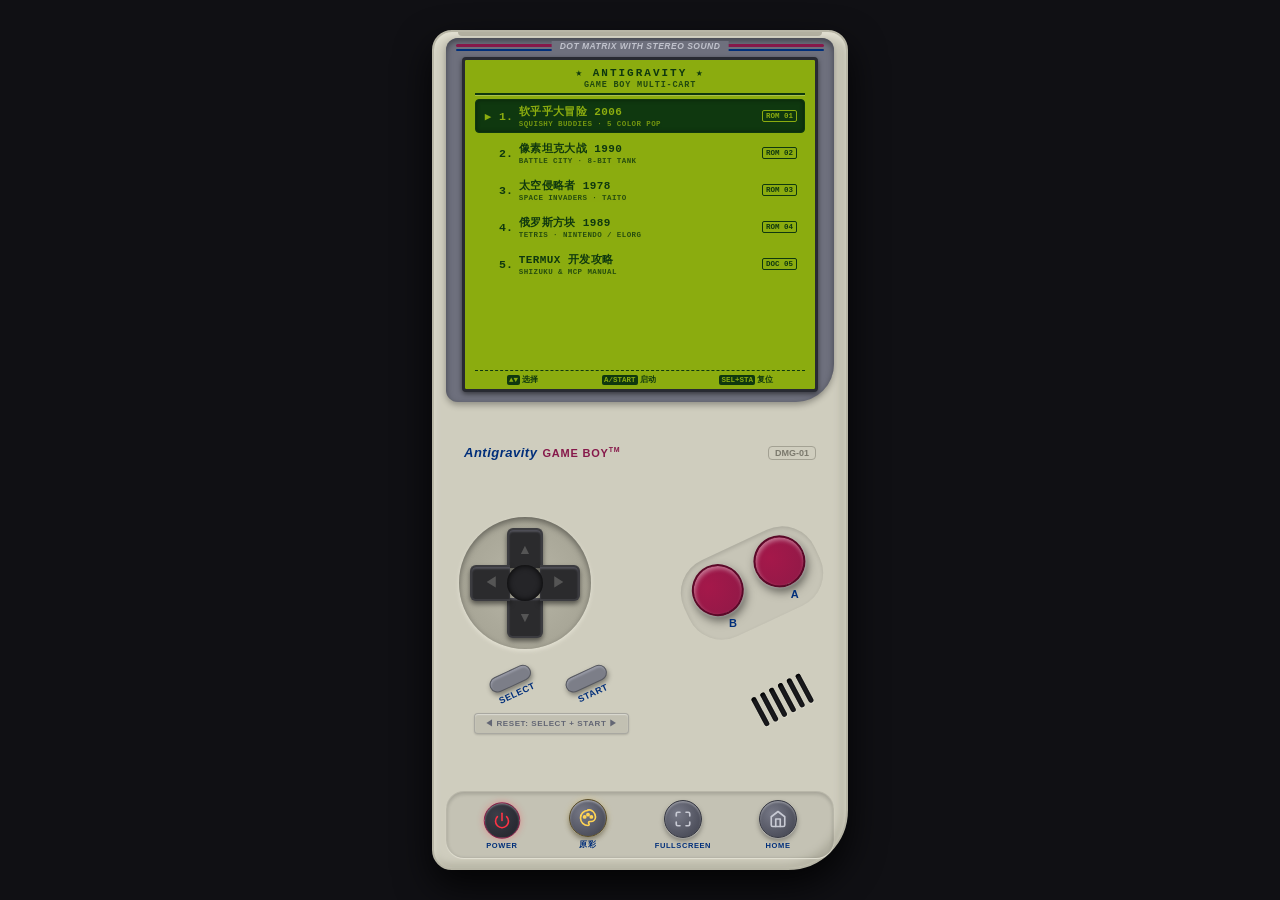
<file: retro-gameboy/index.html>
<!DOCTYPE html>
<html lang="zh-CN">
<head>
  <meta charset="UTF-8">
  <meta name="viewport" content="width=device-width, initial-scale=1.0, maximum-scale=1.0, user-scalable=no, viewport-fit=cover">
  <meta name="apple-mobile-web-app-capable" content="yes">
  <meta name="mobile-web-app-capable" content="yes">
  <title>Antigravity Retro Game Boy Console - 掌机模拟器 | 模型演练场</title>
  <link rel="icon" href="data:image/svg+xml,%3Csvg xmlns='http://www.w3.org/2000/svg' viewBox='0 0 16 16'%3E%3Crect width='16' height='16' rx='3' fill='%2310131c'/%3E%3Crect x='2' y='1' width='12' height='14' rx='2' fill='%23d0d3d4'/%3E%3Crect x='4' y='3' width='8' height='6' rx='1' fill='%238bac0f'/%3E%3Ccircle cx='11' cy='11.5' r='1' fill='%23a51a44'/%3E%3Ccircle cx='9' cy='12.5' r='1' fill='%23a51a44'/%3E%3Crect x='4' y='11' width='2' height='2' fill='%23333'/%3E%3C/svg%3E">
  <link rel="stylesheet" href="css/gameboy.css?v=20261022_10">
</head>
<body>

  <!-- Game Boy DMG-01 Handheld Chassis -->
  <div id="gameboy-chassis">
    <!-- Top Shell Grooves -->
    <div class="shell-groove-top"></div>

    <!-- Screen Bezel Unit -->
    <div id="screen-bezel-unit">
      <div class="bezel-lines">
        <div class="bezel-line-top"></div>
        <div class="bezel-line-bottom"></div>
        <div class="bezel-text">DOT MATRIX WITH STEREO SOUND</div>
        <button id="in-game-menu-btn" class="bezel-menu-btn hidden" tabindex="-1" aria-label="返回掌机目录" title="返回游戏目录 (RESET)">◀ 复位 / 目录</button>
      </div>

      <div class="screen-housing">
        <!-- LCD Screen Frame & Canvas/Iframe/Menu -->
        <div id="gb-screen-frame" class="palette-true">
          <div class="lcd-grid-overlay"></div>

          <!-- Authentic Game Boy Multi-Cart Selection Menu (On-Screen List) -->
          <div id="gb-menu-view" class="active">
            <div class="menu-lcd-header">
              <div class="menu-brand-header">★ ANTIGRAVITY ★</div>
              <div class="menu-title-banner">GAME BOY MULTI-CART</div>
              <div class="menu-pixel-hr"></div>
            </div>

            <div class="menu-game-list" id="menu-game-list">
              <!-- Game 01: Squishy Buddies 2006 -->
              <div class="menu-item active" data-index="0" data-game="squishy-buddies">
                <span class="menu-cursor">▶</span>
                <span class="menu-num">1.</span>
                <div class="menu-text-wrap">
                  <div class="menu-game-title">软乎乎大冒险 2006</div>
                  <div class="menu-game-en">SQUISHY BUDDIES · 5 COLOR POP</div>
                </div>
                <span class="menu-tag">ROM 01</span>
              </div>

              <!-- Game 02: Tank Battle -->
              <div class="menu-item" data-index="1" data-game="tank-battle">
                <span class="menu-cursor">▶</span>
                <span class="menu-num">2.</span>
                <div class="menu-text-wrap">
                  <div class="menu-game-title">像素坦克大战 1990</div>
                  <div class="menu-game-en">BATTLE CITY · 8-BIT TANK</div>
                </div>
                <span class="menu-tag">ROM 02</span>
              </div>

              <!-- Game 03: Space Invaders -->
              <div class="menu-item" data-index="2" data-game="space-invaders">
                <span class="menu-cursor">▶</span>
                <span class="menu-num">3.</span>
                <div class="menu-text-wrap">
                  <div class="menu-game-title">太空侵略者 1978</div>
                  <div class="menu-game-en">SPACE INVADERS · TAITO</div>
                </div>
                <span class="menu-tag">ROM 03</span>
              </div>

              <!-- Game 04: Tetris 1989 -->
              <div class="menu-item" data-index="3" data-game="tetris">
                <span class="menu-cursor">▶</span>
                <span class="menu-num">4.</span>
                <div class="menu-text-wrap">
                  <div class="menu-game-title">俄罗斯方块 1989</div>
                  <div class="menu-game-en">TETRIS · NINTENDO / ELORG</div>
                </div>
                <span class="menu-tag">ROM 04</span>
              </div>

              <!-- Game 05: Geek Guide -->
              <div class="menu-item" data-index="4" data-game="tutorial">
                <span class="menu-cursor">▶</span>
                <span class="menu-num">5.</span>
                <div class="menu-text-wrap">
                  <div class="menu-game-title">TERMUX 开发攻略</div>
                  <div class="menu-game-en">SHIZUKU & MCP MANUAL</div>
                </div>
                <span class="menu-tag">DOC 05</span>
              </div>
            </div>

            <!-- Authentic LCD Footer Guide -->
            <div class="menu-lcd-footer">
              <div class="menu-footer-hint">
                <span><b class="key-pill">▲▼</b>选择</span>
                <span><b class="key-pill">A/START</b>启动</span>
                <span><b class="key-pill">SEL+STA</b>复位</span>
              </div>
            </div>
          </div>

          <!-- Active Game Iframe Screen -->
          <iframe id="game-screen" src="" class="hidden"></iframe>

          <!-- Powered Off Overlay -->
          <div id="screen-off-overlay" class="hidden">
            <span>POWER OFF</span>
          </div>
        </div>
      </div>
    </div>

    <!-- Middle Console Branding -->
    <div class="console-branding">
      <div class="brand-left">
        <span class="brand-name">Antigravity</span>
        <span class="brand-sub">GAME BOY<span style="font-size:7px;vertical-align:super">TM</span></span>
      </div>
      <div class="brand-right">DMG-01</div>
    </div>

    <!-- Lower Handheld Controls Deck -->
    <div id="lower-deck">
      <div class="primary-controls-row">
        <!-- Authentic Cross D-Pad with Slide Touch Support -->
        <div class="dpad-container" id="gb-dpad">
          <div class="dpad-well"></div>
          <div class="dpad-cross">
            <div class="dpad-btn up" id="dpad-up">▲</div>
            <div class="dpad-btn down" id="dpad-down">▼</div>
            <div class="dpad-btn left" id="dpad-left">◀</div>
            <div class="dpad-btn right" id="dpad-right">▶</div>
            <div class="dpad-center"></div>
          </div>
        </div>

        <!-- Slanted Action A & B Buttons -->
        <div class="ab-buttons-container">
          <!-- B Button -->
          <div class="ab-unit">
            <div class="ab-btn" id="gb-btn-b"></div>
            <span class="ab-label">B</span>
          </div>
          <!-- A Button -->
          <div class="ab-unit">
            <div class="ab-btn" id="gb-btn-a"></div>
            <span class="ab-label">A</span>
          </div>
        </div>
      </div>

      <!-- Pill Shaped Rubber SELECT & START Buttons & Speaker Grille Row -->
      <div class="secondary-controls-row">
        <div class="select-start-wrap">
          <div class="select-start-row">
            <div class="rubber-pill-unit">
              <div class="rubber-pill-btn" id="gb-btn-select"></div>
              <span class="rubber-label">SELECT</span>
            </div>
            <div class="rubber-pill-unit">
              <div class="rubber-pill-btn" id="gb-btn-start"></div>
              <span class="rubber-label">START</span>
            </div>
          </div>
          <button type="button" class="reset-silk-screen" id="gb-btn-reset" tabindex="-1" aria-label="复位键" title="复位回到游戏菜单 (RESET)">◀ RESET: SELECT + START ▶</button>
        </div>

        <!-- Speaker Grille Slits (Bottom Right) -->
        <div class="speaker-grille">
          <div class="speaker-slit"></div>
          <div class="speaker-slit"></div>
          <div class="speaker-slit"></div>
          <div class="speaker-slit"></div>
          <div class="speaker-slit"></div>
          <div class="speaker-slit"></div>
        </div>
      </div>
    </div>

    <!-- Game Boy Chassis Hardware Utility Dock (3 Authentic SVG Operations) -->
    <div class="console-utility-dock">
      <!-- 1. Power Switch / Button -->
      <button class="utility-btn active" id="btn-power" tabindex="-1" aria-label="电源开关" title="电源开关 (POWER)">
        <div class="btn-cap">
          <svg class="utility-svg" viewBox="0 0 24 24">
            <path d="M12 2v10"/>
            <path d="M18.36 6.64a9 9 0 1 1-12.73 0"/>
          </svg>
        </div>
        <span class="btn-label">POWER</span>
      </button>

      <!-- 2. Palette Mode Switcher -->
      <button class="utility-btn true-color-active" id="btn-palette" tabindex="-1" aria-label="色彩调色板" title="色彩模式切换：原彩(无条纹) / COLOR(扫描线) / DMG / B&W">
        <div class="btn-cap">
          <svg class="utility-svg" viewBox="0 0 24 24">
            <path d="M12 2C6.5 2 2 6.5 2 12s4.5 10 10 10c.9 0 1.6-.7 1.6-1.6 0-.4-.2-.8-.5-1.1-.3-.3-.4-.7-.4-1.1 0-.9.7-1.6 1.6-1.6H16c3.3 0 6-2.7 6-6 0-5.5-4.5-9.8-10-9.8z"/>
            <circle cx="7.5" cy="10.5" r="1.5" fill="currentColor"/>
            <circle cx="12" cy="7.5" r="1.5" fill="currentColor"/>
            <circle cx="16.5" cy="10.5" r="1.5" fill="currentColor"/>
          </svg>
        </div>
        <span class="btn-label" id="palette-label">原彩</span>
      </button>

      <!-- 3. Fullscreen Toggle -->
      <button class="utility-btn" id="btn-fullscreen" tabindex="-1" aria-label="全屏显示" title="全屏切换 (FULLSCREEN)">
        <div class="btn-cap">
          <svg class="utility-svg" viewBox="0 0 24 24">
            <path d="M8 3H5a2 2 0 0 0-2 2v3m18 0V5a2 2 0 0 0-2-2h-3m0 18h3a2 2 0 0 0 2-2v-3M3 16v3a2 2 0 0 0 2 2h3"/>
          </svg>
        </div>
        <span class="btn-label">FULLSCREEN</span>
      </button>

      <!-- 4. Back to Playground Home -->
      <a class="utility-btn" id="btn-back-home" href="../" tabindex="-1" aria-label="返回演练场" title="返回模型演练场 (HOME)" style="text-decoration:none;">
        <div class="btn-cap">
          <svg class="utility-svg" viewBox="0 0 24 24">
            <path d="M3 9l9-7 9 7v11a2 2 0 0 1-2 2H5a2 2 0 0 1-2-2z"/>
            <polyline points="9 22 9 12 15 12 15 22"/>
          </svg>
        </div>
        <span class="btn-label">HOME</span>
      </a>
    </div>
  </div>

  <!-- Console Engine Script -->
  <script src="js/console.js?v=20261022_10"></script>
</body>
</html>
</file>
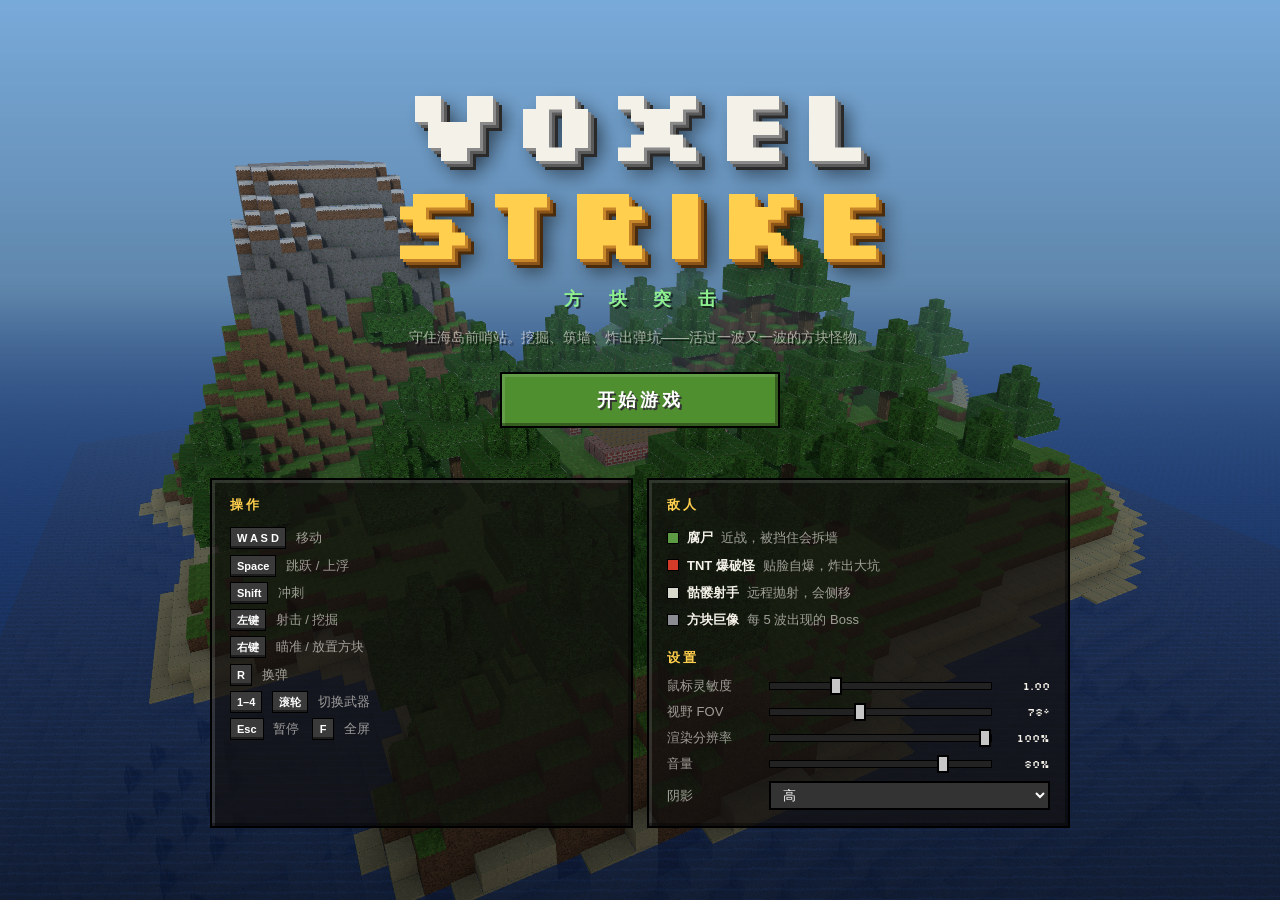
<file: voxel-strike/index.html>
<!doctype html>
<html lang="zh-CN">
  <head>
    <meta charset="utf-8" />
    <meta name="viewport" content="width=device-width, initial-scale=1" />
    <title>VOXEL STRIKE · 方块突击</title>
    <meta name="description" content="浏览器里的体素波次生存射击游戏：挖掘、筑墙、炸坑，守住你的前哨站。" />
    <link rel="icon" href="data:image/svg+xml,%3Csvg xmlns='http://www.w3.org/2000/svg' viewBox='0 0 16 16' shape-rendering='crispEdges'%3E%3Crect width='16' height='16' fill='%2386603f'/%3E%3Crect width='16' height='5' fill='%235f9e3c'/%3E%3Crect x='7' y='5' width='2' height='2' fill='%235f9e3c'/%3E%3Crect x='2' y='9' width='2' height='2' fill='%23644a32'/%3E%3Crect x='11' y='11' width='2' height='2' fill='%23644a32'/%3E%3C/svg%3E" />
    <link rel="preconnect" href="https://fonts.googleapis.com" />
    <link rel="preconnect" href="https://fonts.gstatic.com" crossorigin />
    <link href="https://fonts.googleapis.com/css2?family=Silkscreen:wght@400;700&display=swap" rel="stylesheet" />
    <link rel="stylesheet" href="style.css" />
    <script type="importmap">
      { "imports": { "three": "./vendor/three.module.js" } }
    </script>
  </head>
  <body>
    <canvas id="game"></canvas>

    <!-- 游戏 HUD -->
    <div id="hud" class="hidden">
      <div id="water"></div>
      <div id="vignette"></div>
      <div id="scope"><i></i></div>
      <canvas id="dmgIndicator" width="320" height="320"></canvas>
      <div id="crosshair"><i></i><i></i><i></i><i></i><b></b></div>
      <div id="hitmarker"></div>

      <div id="topbar">
        <div id="wave">准备</div>
        <div id="waveSub"></div>
      </div>
      <div id="bossbar" class="hidden">
        <span>方块巨像</span>
        <div class="track"><i id="bossFill"></i></div>
      </div>

      <div id="score"><b id="scoreVal">0</b><span id="killsVal">击杀 0</span></div>
      <canvas id="minimap" width="150" height="150"></canvas>

      <div id="bottom">
        <div class="hprow"><canvas id="hearts" width="180" height="14"></canvas><span id="hpVal">100</span></div>
        <div id="hotbar"></div>
      </div>
      <div id="ammo">
        <div class="nums"><b id="ammoMag">30</b><span id="ammoRes">/ 240</span></div>
        <div id="weaponName">方块步枪</div>
        <div id="hint"></div>
      </div>

      <div id="banner"></div>
      <div id="feed"></div>
    </div>

    <!-- 主菜单 -->
    <section id="menu" class="screen">
      <div class="menu-card">
        <h1 class="logo"><span>VOXEL</span><span>STRIKE</span></h1>
        <div class="zh">方 块 突 击</div>
        <p class="tagline">守住海岛前哨站。挖掘、筑墙、炸出弹坑——活过一波又一波的方块怪物。</p>
        <button id="playBtn" class="btn primary">开始游戏</button>
        <div id="menuBest" class="best"></div>
        <div class="cols">
          <div class="panel">
            <h3>操作</h3>
            <ul class="keys">
              <li><kbd>W A S D</kbd> 移动</li>
              <li><kbd>Space</kbd> 跳跃 / 上浮</li>
              <li><kbd>Shift</kbd> 冲刺</li>
              <li><kbd>左键</kbd> 射击 / 挖掘</li>
              <li><kbd>右键</kbd> 瞄准 / 放置方块</li>
              <li><kbd>R</kbd> 换弹</li>
              <li><kbd>1–4</kbd> <kbd>滚轮</kbd> 切换武器</li>
              <li><kbd>Esc</kbd> 暂停　<kbd>F</kbd> 全屏</li>
            </ul>
          </div>
          <div class="panel">
            <h3>敌人</h3>
            <ul class="foes">
              <li><i style="background:#5c9a43"></i><b>腐尸</b> 近战，被挡住会拆墙</li>
              <li><i style="background:#d23b28"></i><b>TNT 爆破怪</b> 贴脸自爆，炸出大坑</li>
              <li><i style="background:#d8d8cc"></i><b>骷髅射手</b> 远程抛射，会侧移</li>
              <li><i style="background:#8a8c92"></i><b>方块巨像</b> 每 5 波出现的 Boss</li>
            </ul>
            <h3>设置</h3>
            <div class="settings"></div>
          </div>
        </div>
      </div>
    </section>

    <!-- 暂停 -->
    <section id="pause" class="screen hidden">
      <div class="menu-card small">
        <h2>已暂停</h2>
        <button id="resumeBtn" class="btn primary">继续游戏</button>
        <div class="panel"><div class="settings"></div></div>
        <button id="quitBtn" class="btn">返回主菜单</button>
      </div>
    </section>

    <!-- 结算 -->
    <section id="over" class="screen hidden">
      <div class="menu-card small">
        <h2 class="dead">你倒下了</h2>
        <div id="overStats" class="stats"></div>
        <div id="overBest" class="best"></div>
        <button id="againBtn" class="btn primary">再来一局</button>
        <button id="menuBtn" class="btn">主菜单</button>
      </div>
    </section>

    <script type="module" src="js/main.js"></script>
  </body>
</html>
</file>
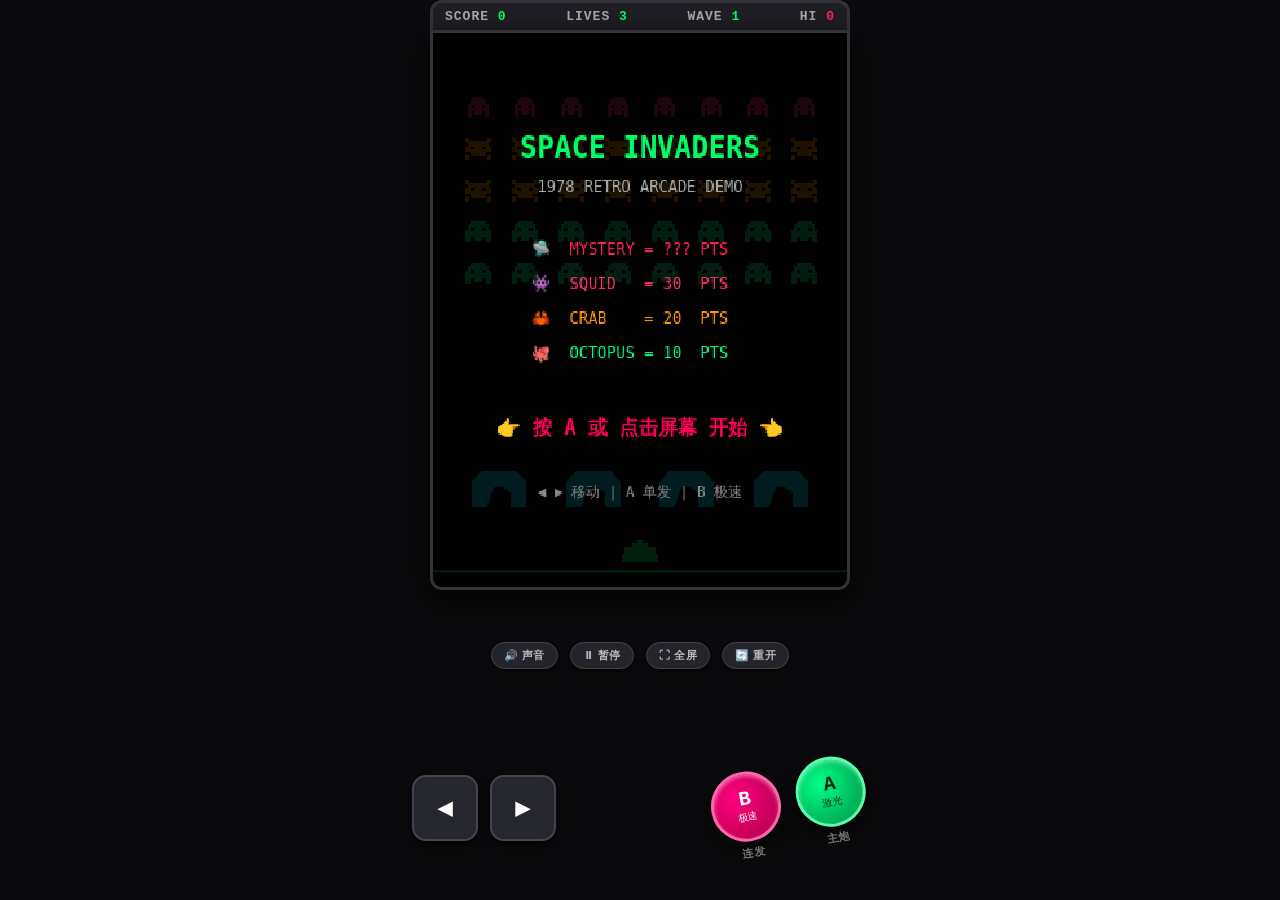
<file: retro-gameboy/games/space-invaders/index.html>
<!DOCTYPE html>
<html lang="zh-CN">
<head>
  <meta charset="UTF-8">
  <meta name="viewport" content="width=device-width, initial-scale=1.0, maximum-scale=1.0, user-scalable=no, viewport-fit=cover">
  <meta name="apple-mobile-web-app-capable" content="yes">
  <meta name="mobile-web-app-capable" content="yes">
  <meta name="theme-color" content="#0a0a0c">
  <title>太空侵略者 1978 - 移动掌机版</title>
  <link rel="stylesheet" href="css/invaders.css">
</head>
<body>

  <div id="console-wrapper">
    <!-- Top Screen Area -->
    <div id="screen-section">
      <div id="arcade-hud">
        <div>SCORE <span class="hud-val" id="hudScore">0</span></div>
        <div>LIVES <span class="hud-val" id="hudLives">3</span></div>
        <div>WAVE <span class="hud-val" id="hudWave">1</span></div>
        <div>HI <span class="hud-ufo" id="hudHi">0</span></div>
      </div>
      <div id="screen-bezel">
        <canvas id="invadersCanvas" width="320" height="400"></canvas>
      </div>
    </div>

    <!-- Handheld Controller Deck (Shown when playing standalone) -->
    <div id="gamepad-deck">
      <!-- System Bar -->
      <div class="system-row">
        <button class="pill-btn" id="btn-sound">🔊 声音</button>
        <button class="pill-btn" id="btn-pause">⏸ 暂停</button>
        <button class="pill-btn" id="btn-fullscreen">⛶ 全屏</button>
        <button class="pill-btn" id="btn-restart">🔄 重开</button>
      </div>

      <!-- Controls Row: Direction on Left, Fire on Right -->
      <div class="main-controls-row">
        <!-- Left / Right Navigation -->
        <div class="nav-buttons-group">
          <div class="nav-btn" id="btn-left">◀</div>
          <div class="nav-btn" id="btn-right">▶</div>
        </div>

        <!-- Arcade Fire Buttons -->
        <div class="arcade-buttons-group">
          <!-- B Button: Turbo Rapid Fire -->
          <div class="arcade-btn-wrapper">
            <div class="arcade-btn btn-turbo" id="btn-turbo">
              <span class="btn-letter">B</span>
              <span class="btn-tag">极速</span>
            </div>
            <span class="btn-label-outside">连发</span>
          </div>

          <!-- A Button: Single Shot -->
          <div class="arcade-btn-wrapper">
            <div class="arcade-btn btn-fire" id="btn-fire">
              <span class="btn-letter">A</span>
              <span class="btn-tag">激光</span>
            </div>
            <span class="btn-label-outside">主炮</span>
          </div>
        </div>
      </div>
    </div>
  </div>

  <!-- Modular Scripts -->
  <script src="js/audio.js"></script>
  <script src="js/player.js"></script>
  <script src="js/shields.js"></script>
  <script src="js/invaders.js"></script>
  <script src="js/game.js"></script>
</body>
</html>
</file>
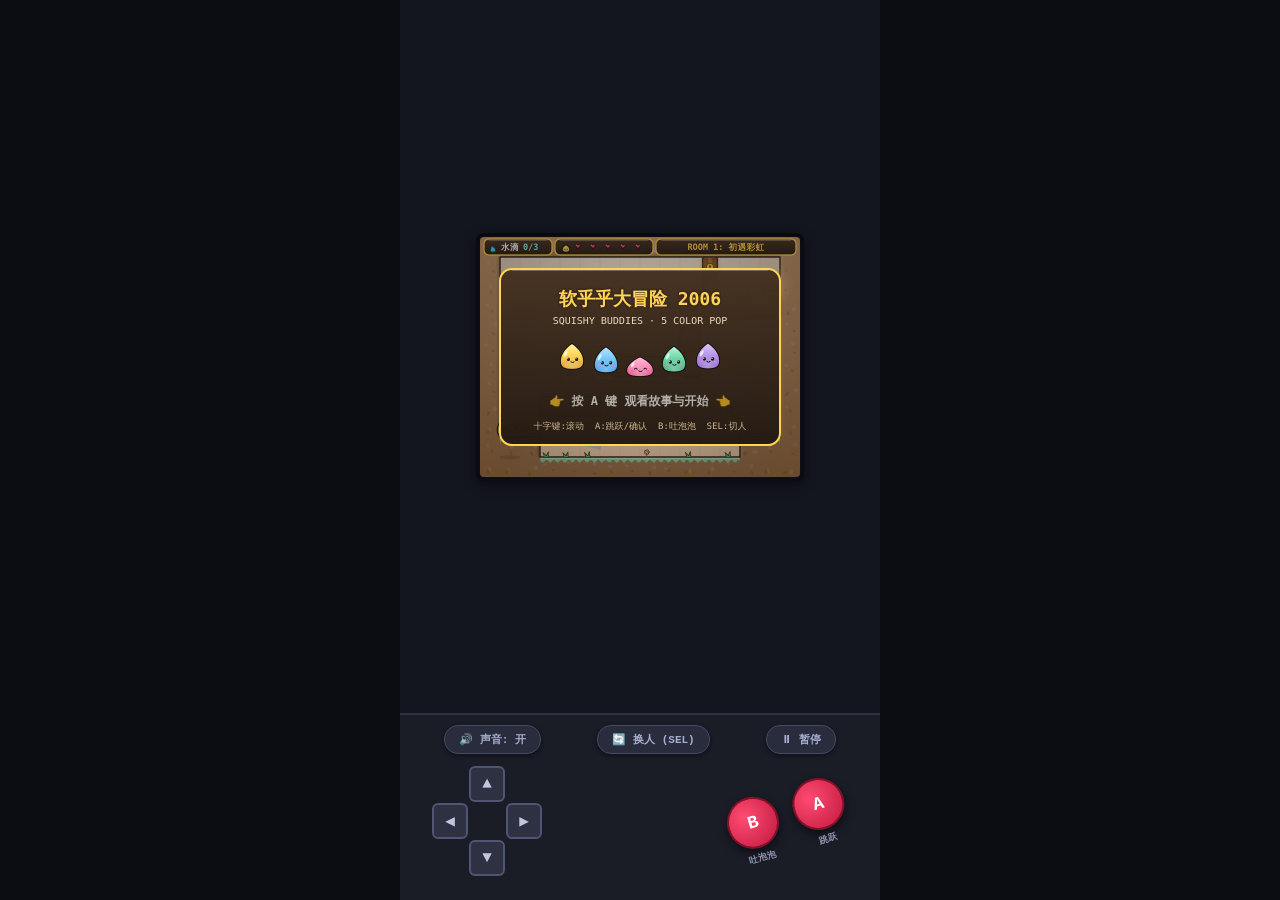
<file: retro-gameboy/games/squishy-buddies/index.html>
<!DOCTYPE html>
<html lang="zh-CN">
<head>
  <meta charset="UTF-8">
  <meta name="viewport" content="width=device-width, initial-scale=1.0, maximum-scale=1.0, user-scalable=no, viewport-fit=cover">
  <meta name="apple-mobile-web-app-capable" content="yes">
  <meta name="mobile-web-app-capable" content="yes">
  <meta name="theme-color" content="#0c0d12">
  <title>软乎乎大冒险 2006 - Game Boy 原生掌机版</title>
  <link rel="stylesheet" href="css/squishy.css">
  <script>
    // Detect iframe embedding from Game Boy chassis
    if (window !== window.parent || window.location.search.includes('embedded=1')) {
      document.documentElement.classList.add('embedded');
      window.addEventListener('DOMContentLoaded', () => {
        document.body.classList.add('embedded');
      });
    }
  </script>
</head>
<body>

  <div id="console-wrapper">
    <!-- Top Screen Area -->
    <div id="screen-section">
      <div id="screen-bezel">
        <canvas id="gameCanvas" width="320" height="240"></canvas>
      </div>
    </div>

    <!-- Standalone Controller Deck (Shown only when playing outside Game Boy shell) -->
    <div id="gamepad-deck">
      <!-- System Bar -->
      <div class="system-row">
        <button class="pill-btn" id="btn-sound">🔊 声音: 开</button>
        <button class="pill-btn" id="btn-switch">🔄 换人 (SEL)</button>
        <button class="pill-btn" id="btn-pause">⏸ 暂停</button>
      </div>

      <!-- Main Controls Row -->
      <div class="main-controls-row">
        <!-- D-Pad -->
        <div class="dpad-cross">
          <div class="dpad-btn up" id="btn-up">▲</div>
          <div class="dpad-btn left" id="btn-left">◀</div>
          <div class="dpad-btn down" id="btn-down">▼</div>
          <div class="dpad-btn right" id="btn-right">▶</div>
        </div>

        <!-- Action Buttons -->
        <div class="action-buttons-group">
          <!-- B Button: Spit Bubble -->
          <div class="action-btn-wrapper">
            <div class="action-btn" id="btn-spit">B</div>
            <span class="action-label">吐泡泡</span>
          </div>

          <!-- A Button: Jump -->
          <div class="action-btn-wrapper">
            <div class="action-btn" id="btn-jump">A</div>
            <span class="action-label">跳跃</span>
          </div>
        </div>
      </div>
    </div>
  </div>

  <!-- Game Scripts -->
  <script src="js/audio.js"></script>
  <script src="js/physics.js"></script>
  <script src="js/entities.js"></script>
  <script src="js/levels.js"></script>
  <script src="js/fx.js"></script>
  <script src="js/game.js"></script>

</body>
</html>
</file>
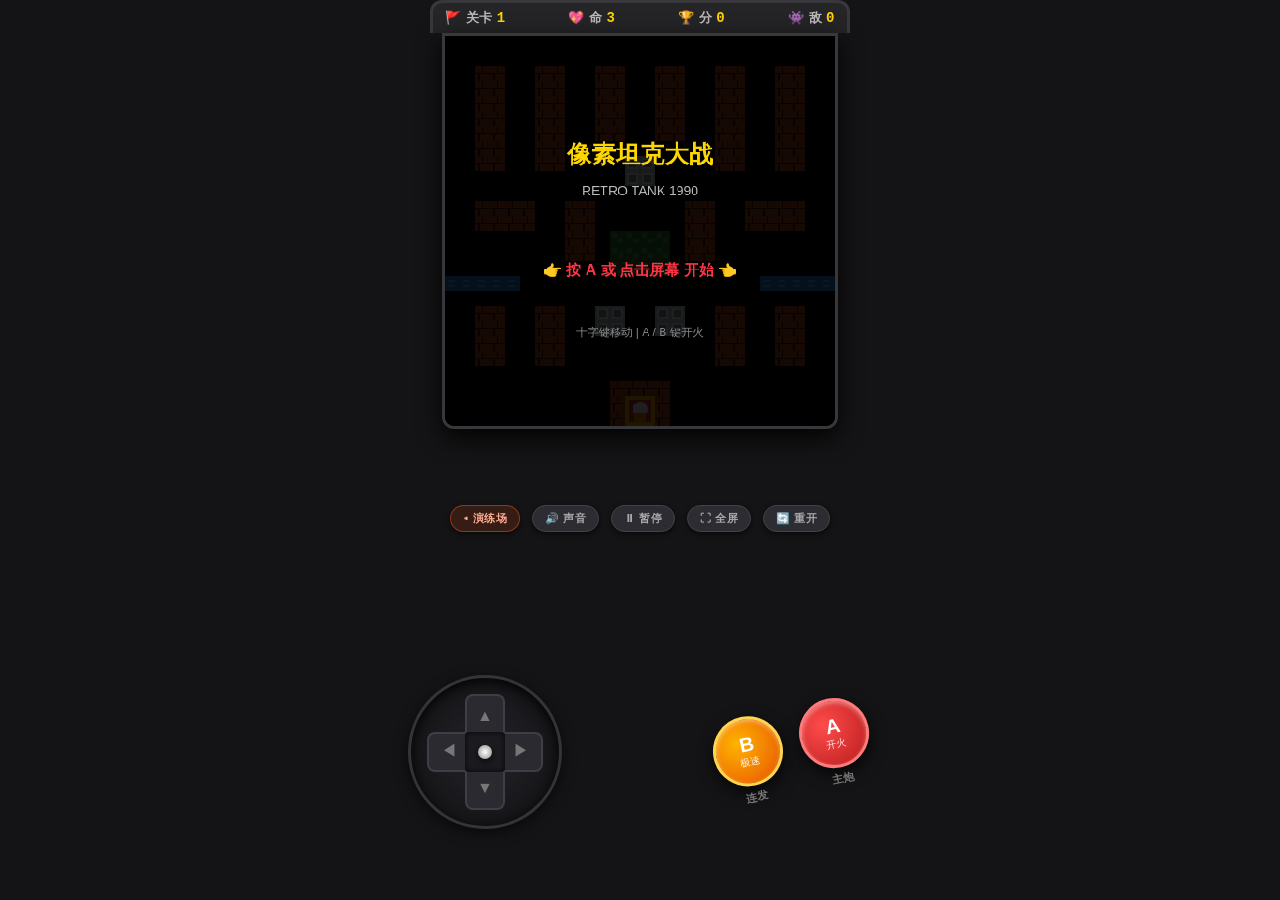
<file: retro-gameboy/games/tank-battle/index.html>
<!DOCTYPE html>
<html lang="zh-CN">
<head>
  <meta charset="UTF-8">
  <meta name="viewport" content="width=device-width, initial-scale=1.0, maximum-scale=1.0, user-scalable=no, viewport-fit=cover">
  <meta name="apple-mobile-web-app-capable" content="yes">
  <meta name="mobile-web-app-capable" content="yes">
  <meta name="theme-color" content="#121212">
  <title>像素坦克大战 · Battle City 1990 | 模型演练场</title>
  <link rel="icon" href="data:image/svg+xml,%3Csvg xmlns='http://www.w3.org/2000/svg' viewBox='0 0 16 16'%3E%3Crect width='16' height='16' rx='3' fill='%2310131c'/%3E%3Crect x='3' y='4' width='10' height='8' rx='2' fill='%23ff5722'/%3E%3Crect x='7' y='1' width='2' height='5' fill='%23ffd700'/%3E%3Ccircle cx='8' cy='8' r='2' fill='%23ffffff'/%3E%3C/svg%3E">
  <link rel="stylesheet" href="css/tank.css">
</head>
<body>

  <div id="console-wrapper">
    <!-- Top Screen Area -->
    <div id="screen-section">
      <div id="lcd-hud">
        <div class="hud-chip">🚩 关卡 <span class="hud-num" id="hudStage">1</span></div>
        <div class="hud-chip">💖 命 <span class="hud-num" id="hudLives">3</span></div>
        <div class="hud-chip">🏆 分 <span class="hud-num" id="hudScore">0</span></div>
        <div class="hud-chip">👾 敌 <span class="hud-num" id="hudEnemies">20</span></div>
      </div>
      <div id="screen-bezel">
        <canvas id="gameCanvas" width="416" height="416"></canvas>
      </div>
    </div>

    <!-- Handheld Gamepad Deck (Shown when playing standalone) -->
    <div id="gamepad-deck">
      <!-- System Bar -->
      <div class="system-row">
        <a href="../../" class="pill-btn nav-back" id="btn-back" title="返回模型演练场首页">◂ 演练场</a>
        <button class="pill-btn" id="btn-sound">🔊 声音</button>
        <button class="pill-btn" id="btn-pause">⏸ 暂停</button>
        <button class="pill-btn" id="btn-fullscreen">⛶ 全屏</button>
        <button class="pill-btn" id="btn-restart">🔄 重开</button>
      </div>

      <!-- Controls Row: D-Pad on Left, Action Buttons on Right -->
      <div class="main-controls-row">
        <!-- Tactile Slide D-Pad -->
        <div class="dpad-touchzone" id="dpadZone">
          <div class="dpad-cross">
            <div class="dpad-arm up" id="arm-up">▲</div>
            <div class="dpad-arm down" id="arm-down">▼</div>
            <div class="dpad-arm left" id="arm-left">◀</div>
            <div class="dpad-arm right" id="arm-right">▶</div>
            <div class="dpad-core"></div>
          </div>
          <div class="dpad-indicator-dot" id="dpadDot"></div>
        </div>

        <!-- Arcade Action Buttons -->
        <div class="arcade-buttons-group">
          <!-- B Button: Turbo Continuous Fire -->
          <div class="arcade-btn-wrapper">
            <div class="arcade-btn btn-b" id="btn-turbo">
              <span class="btn-letter">B</span>
              <span class="btn-tag">极速</span>
            </div>
            <span class="btn-label-outside">连发</span>
          </div>

          <!-- A Button: Main Fire -->
          <div class="arcade-btn-wrapper">
            <div class="arcade-btn btn-a" id="btn-fire">
              <span class="btn-letter">A</span>
              <span class="btn-tag">开火</span>
            </div>
            <span class="btn-label-outside">主炮</span>
          </div>
        </div>
      </div>
    </div>
  </div>

  <!-- Modular Scripts -->
  <script src="js/audio.js"></script>
  <script src="js/map.js"></script>
  <script src="js/physics.js"></script>
  <script src="js/entities.js"></script>
  <script src="js/game.js"></script>
</body>
</html>
</file>
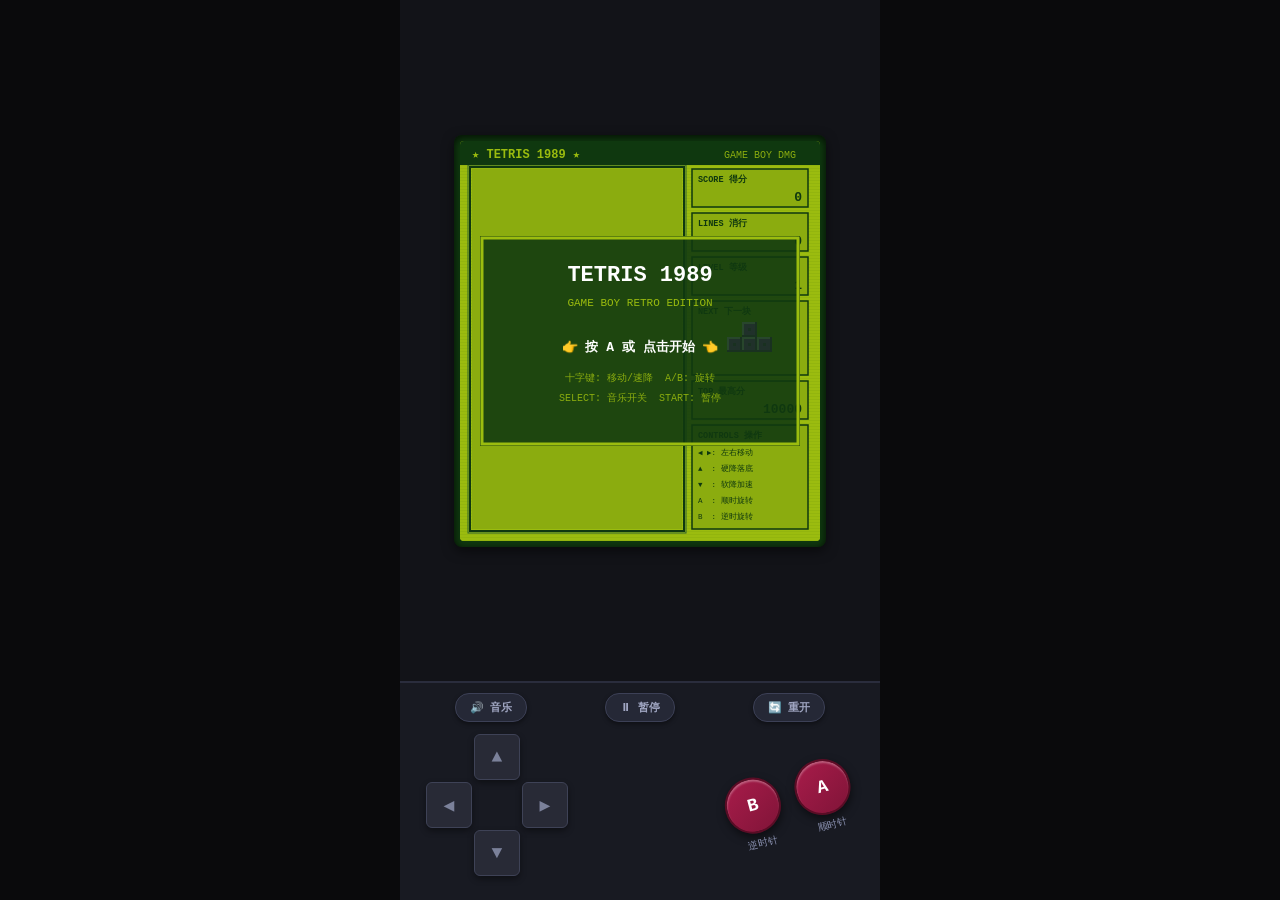
<file: retro-gameboy/games/tetris/index.html>
<!DOCTYPE html>
<html lang="zh-CN">
<head>
  <meta charset="UTF-8">
  <meta name="viewport" content="width=device-width, initial-scale=1.0, maximum-scale=1.0, user-scalable=no, viewport-fit=cover">
  <meta name="apple-mobile-web-app-capable" content="yes">
  <meta name="mobile-web-app-capable" content="yes">
  <meta name="theme-color" content="#0a0a0c">
  <title>俄罗斯方块 1989 - Game Boy 经典掌机版</title>
  <link rel="stylesheet" href="css/tetris.css">
  <script>
    // Automatically detect iframe embedding
    if (window !== window.parent || window.location.search.includes('embedded=1')) {
      document.documentElement.classList.add('embedded');
      window.addEventListener('DOMContentLoaded', () => {
        document.body.classList.add('embedded');
      });
    }
  </script>
</head>
<body>

  <div id="console-wrapper">
    <!-- Top Screen Area -->
    <div id="screen-section">
      <div id="screen-bezel">
        <canvas id="tetrisCanvas" width="360" height="400"></canvas>
      </div>
    </div>

    <!-- Standheld Controller Deck (Shown only when playing directly outside Game Boy shell) -->
    <div id="gamepad-deck">
      <!-- System Bar -->
      <div class="system-row">
        <button class="pill-btn" id="btn-sound">🔊 音乐</button>
        <button class="pill-btn" id="btn-pause">⏸ 暂停</button>
        <button class="pill-btn" id="btn-restart">🔄 重开</button>
      </div>

      <!-- Controls Row: Direction on Left, Fire/Rotate on Right -->
      <div class="main-controls-row">
        <!-- D-Pad -->
        <div class="dpad-cross">
          <div class="dpad-btn up" id="btn-hard-drop" title="硬降落 (Hard Drop)">▲</div>
          <div class="dpad-btn left" id="btn-left">◀</div>
          <div class="dpad-btn down" id="btn-down">▼</div>
          <div class="dpad-btn right" id="btn-right">▶</div>
        </div>

        <!-- Action Buttons -->
        <div class="action-buttons-group">
          <!-- B Button: CCW Rotate -->
          <div class="action-btn-wrapper">
            <div class="action-btn" id="btn-rot-ccw">B</div>
            <span class="action-label">逆时针</span>
          </div>

          <!-- A Button: CW Rotate -->
          <div class="action-btn-wrapper">
            <div class="action-btn" id="btn-rot-cw">A</div>
            <span class="action-label">顺时针</span>
          </div>
        </div>
      </div>
    </div>
  </div>

  <!-- Modular Game Scripts -->
  <script src="js/audio.js"></script>
  <script src="js/board.js"></script>
  <script src="js/game.js"></script>
</body>
</html>
</file>
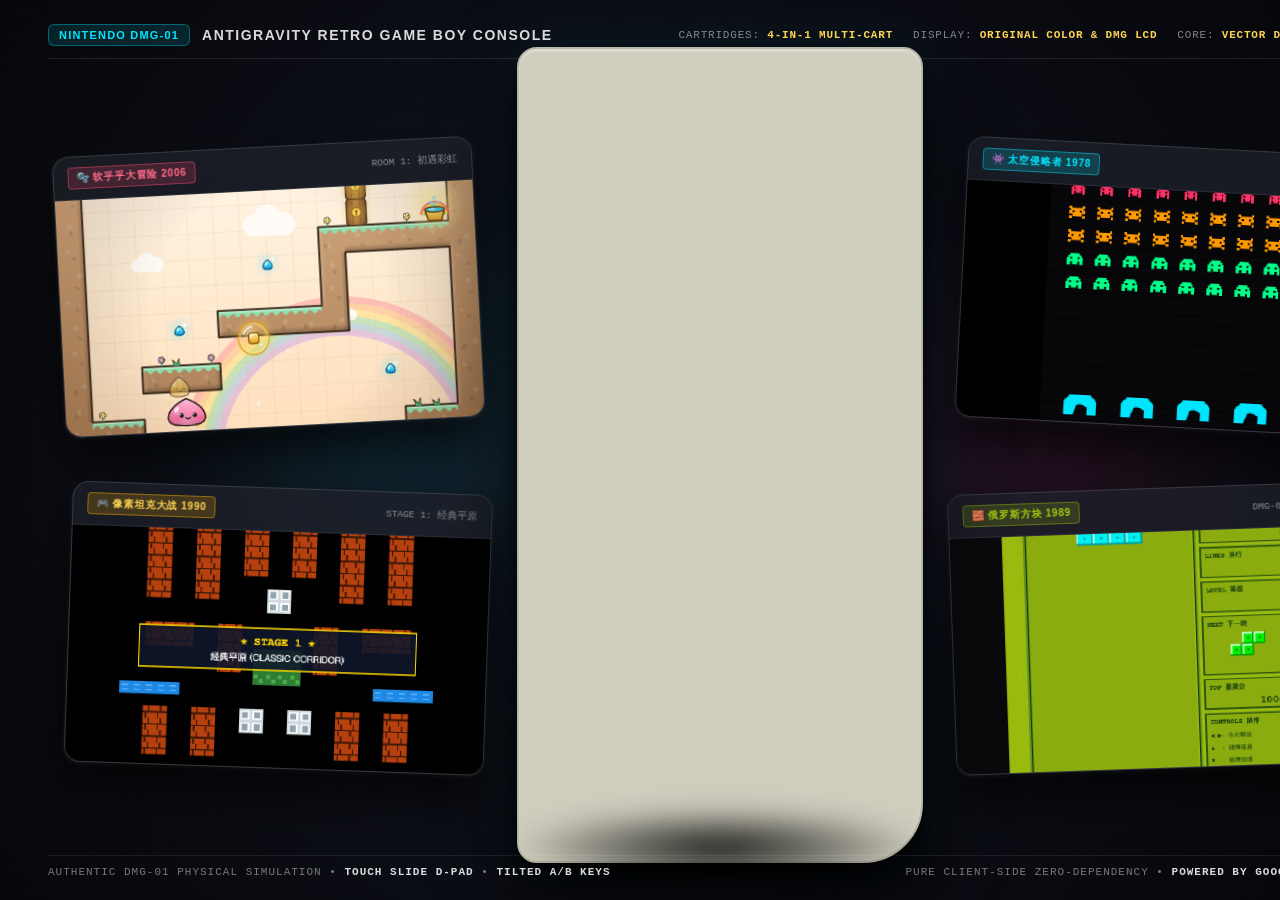
<file: retro-gameboy/cover-composite.html>
<!DOCTYPE html>
<html lang="zh-CN">
<head>
  <meta charset="UTF-8">
  <title>Retro Game Boy Composite Showcase Cover (1440x900)</title>
  <style>
    * {
      box-sizing: border-box;
      margin: 0;
      padding: 0;
      user-select: none;
      -webkit-user-select: none;
    }

    body {
      width: 1440px;
      height: 900px;
      overflow: hidden;
      background-color: #0b0c13;
      background-image: 
        radial-gradient(circle at 50% 50%, #171a26 0%, #0c0e16 55%, #06070a 100%),
        radial-gradient(rgba(255, 255, 255, 0.07) 1px, transparent 1px);
      background-size: 100% 100%, 28px 28px;
      font-family: -apple-system, BlinkMacSystemFont, "Segoe UI", Roboto, "PingFang SC", sans-serif;
      position: relative;
      display: flex;
      justify-content: center;
      align-items: center;
      color: #fff;
    }

    /* Ambient Glows */
    .glow-cyan {
      position: absolute;
      top: 15%;
      left: 10%;
      width: 500px;
      height: 500px;
      background: radial-gradient(circle, rgba(0, 229, 255, 0.12) 0%, transparent 70%);
      pointer-events: none;
      filter: blur(40px);
    }

    .glow-magenta {
      position: absolute;
      top: 20%;
      right: 10%;
      width: 500px;
      height: 500px;
      background: radial-gradient(circle, rgba(255, 30, 120, 0.11) 0%, transparent 70%);
      pointer-events: none;
      filter: blur(40px);
    }

    .glow-center {
      position: absolute;
      top: 50%;
      left: 50%;
      transform: translate(-50%, -50%);
      width: 650px;
      height: 750px;
      background: radial-gradient(ellipse at center, rgba(140, 160, 255, 0.08) 0%, transparent 65%);
      pointer-events: none;
      filter: blur(30px);
    }

    /* Header Tech Bar */
    .top-bar {
      position: absolute;
      top: 24px;
      left: 48px;
      right: 48px;
      display: flex;
      justify-content: space-between;
      align-items: center;
      z-index: 50;
      border-bottom: 1px solid rgba(255, 255, 255, 0.1);
      padding-bottom: 12px;
    }

    .brand-group {
      display: flex;
      align-items: center;
      gap: 12px;
    }

    .brand-pill {
      background: rgba(0, 229, 255, 0.12);
      border: 1px solid rgba(0, 229, 255, 0.35);
      color: #00e5ff;
      font-size: 11px;
      font-weight: 800;
      letter-spacing: 1.2px;
      padding: 4px 10px;
      border-radius: 6px;
      text-transform: uppercase;
    }

    .brand-title {
      font-size: 14px;
      font-weight: 700;
      letter-spacing: 1.5px;
      color: rgba(255, 255, 255, 0.85);
      text-transform: uppercase;
    }

    .top-specs {
      display: flex;
      gap: 20px;
      font-size: 11px;
      color: rgba(255, 255, 255, 0.5);
      letter-spacing: 0.8px;
      font-family: "SF Mono", Monaco, "Courier New", monospace;
    }

    .top-specs span {
      color: #ffd454;
      font-weight: bold;
    }

    /* Bottom Info Bar */
    .bottom-bar {
      position: absolute;
      bottom: 22px;
      left: 48px;
      right: 48px;
      display: flex;
      justify-content: space-between;
      align-items: center;
      z-index: 50;
      border-top: 1px solid rgba(255, 255, 255, 0.08);
      padding-top: 10px;
      font-size: 11px;
      color: rgba(255, 255, 255, 0.45);
      letter-spacing: 1px;
      font-family: "SF Mono", Monaco, "Courier New", monospace;
    }

    .bottom-bar strong {
      color: rgba(255, 255, 255, 0.85);
    }

    /* Main Showcase Stage */
    .showcase-stage {
      width: 100%;
      height: 100%;
      display: flex;
      justify-content: space-between;
      align-items: center;
      padding: 56px 48px 46px 48px;
      position: relative;
      z-index: 10;
    }

    /* Left & Right Card Columns */
    .side-column {
      width: 440px;
      height: 720px;
      display: flex;
      flex-direction: column;
      justify-content: space-around;
      position: relative;
    }

    .side-column.left {
      align-items: flex-start;
    }

    .side-column.right {
      align-items: flex-end;
    }

    /* Floating Game Cards */
    .game-card {
      width: 420px;
      background: rgba(18, 20, 30, 0.75);
      backdrop-filter: blur(16px);
      -webkit-backdrop-filter: blur(16px);
      border: 1px solid rgba(255, 255, 255, 0.16);
      border-radius: 16px;
      overflow: hidden;
      box-shadow: 
        0 24px 50px rgba(0, 0, 0, 0.75),
        0 2px 4px rgba(255, 255, 255, 0.1);
      display: flex;
      flex-direction: column;
      transition: all 0.3s ease;
      position: relative;
    }

    .card-squishy {
      transform: rotate(-3deg) translateY(12px) translateX(10px);
    }

    .card-tank {
      transform: rotate(2deg) translateY(-8px) translateX(20px);
    }

    .card-invaders {
      transform: rotate(3deg) translateY(12px) translateX(-10px);
    }

    .card-tetris {
      transform: rotate(-2deg) translateY(-8px) translateX(-20px);
    }

    .card-header {
      display: flex;
      justify-content: space-between;
      align-items: center;
      padding: 10px 14px;
      background: rgba(255, 255, 255, 0.04);
      border-bottom: 1px solid rgba(255, 255, 255, 0.08);
    }

    .card-badge {
      font-size: 10px;
      font-weight: 800;
      padding: 3px 8px;
      border-radius: 4px;
      letter-spacing: 0.8px;
      text-transform: uppercase;
      display: inline-flex;
      align-items: center;
      gap: 5px;
    }

    .badge-squishy {
      background: rgba(255, 75, 114, 0.18);
      border: 1px solid rgba(255, 75, 114, 0.45);
      color: #ff6b8b;
    }

    .badge-tank {
      background: rgba(255, 180, 0, 0.18);
      border: 1px solid rgba(255, 180, 0, 0.45);
      color: #ffd454;
    }

    .badge-invaders {
      background: rgba(0, 229, 255, 0.18);
      border: 1px solid rgba(0, 229, 255, 0.45);
      color: #00e5ff;
    }

    .badge-tetris {
      background: rgba(139, 172, 15, 0.22);
      border: 1px solid rgba(139, 172, 15, 0.5);
      color: #a4cc11;
    }

    .card-title-text {
      font-size: 11.5px;
      font-weight: 700;
      color: rgba(255, 255, 255, 0.9);
      letter-spacing: 0.5px;
    }

    .card-meta {
      font-size: 9.5px;
      color: rgba(255, 255, 255, 0.5);
      font-family: "SF Mono", Monaco, monospace;
    }

    .card-image-wrap {
      width: 100%;
      height: 236px;
      background: #000;
      overflow: hidden;
      position: relative;
      display: flex;
      justify-content: center;
      align-items: center;
    }

    .card-image-wrap img {
      width: 100%;
      height: 100%;
      object-fit: cover;
      display: block;
    }

    /* Center Hero Game Boy */
    .hero-center {
      position: relative;
      display: flex;
      flex-direction: column;
      align-items: center;
      justify-content: center;
      z-index: 30;
      margin: 0 -10px;
    }

    .chassis-shadow {
      position: absolute;
      width: 410px;
      height: 80px;
      bottom: -25px;
      background: radial-gradient(ellipse at center, rgba(0, 0, 0, 0.9) 0%, rgba(0, 0, 0, 0) 72%);
      border-radius: 50%;
      filter: blur(12px);
      z-index: 20;
    }

    .gameboy-frame-container {
      width: 406px;
      height: 816px;
      border-radius: 20px 20px 60px 20px;
      box-shadow: 
        0 30px 80px rgba(0, 0, 0, 0.95),
        0 10px 25px rgba(0, 0, 0, 0.8),
        0 0 50px rgba(0, 229, 255, 0.12),
        inset 0 2px 3px rgba(255, 255, 255, 0.4);
      overflow: hidden;
      position: relative;
      border: 2px solid #b8b6a6;
      background: #cfcdbe;
    }

    .gameboy-frame-container iframe {
      width: 100%;
      height: 100%;
      border: none;
      display: block;
    }
  </style>
</head>
<body>

  <!-- Glow fx -->
  <div class="glow-cyan"></div>
  <div class="glow-magenta"></div>
  <div class="glow-center"></div>

  <!-- Top Tech Bar -->
  <header class="top-bar">
    <div class="brand-group">
      <span class="brand-pill">Nintendo DMG-01</span>
      <span class="brand-title">Antigravity Retro Game Boy Console</span>
    </div>
    <div class="top-specs">
      <div>CARTRIDGES: <span>4-IN-1 MULTI-CART</span></div>
      <div>DISPLAY: <span>ORIGINAL COLOR & DMG LCD</span></div>
      <div>CORE: <span>VECTOR DECOUPLING 60FPS</span></div>
    </div>
  </header>

  <!-- Main 3-Column Showcase Stage -->
  <main class="showcase-stage">

    <!-- Left Column: Squishy Buddies & Tank Battle -->
    <div class="side-column left">
      <!-- Card 1: Squishy Buddies -->
      <div class="game-card card-squishy">
        <div class="card-header">
          <span class="card-badge badge-squishy">🫧 软乎乎大冒险 2006</span>
          <span class="card-meta">ROOM 1: 初遇彩虹</span>
        </div>
        <div class="card-image-wrap">
          <img src="../assets/gameboy-previews/squishy.png" alt="软乎乎大冒险 实机游玩画面" />
        </div>
      </div>

      <!-- Card 2: Tank Battle -->
      <div class="game-card card-tank">
        <div class="card-header">
          <span class="card-badge badge-tank">🎮 像素坦克大战 1990</span>
          <span class="card-meta">STAGE 1: 经典平原</span>
        </div>
        <div class="card-image-wrap">
          <img src="../assets/gameboy-previews/tank.png" alt="像素坦克大战 1990 实机交火画面" />
        </div>
      </div>
    </div>

    <!-- Center Column: Authentic Hero Game Boy Console -->
    <div class="hero-center">
      <div class="gameboy-frame-container">
        <iframe src="http://127.0.0.1:8766/retro-gameboy/index.html?game=squishy-buddies&autostart=1&action=bubble"></iframe>
      </div>
      <div class="chassis-shadow"></div>
    </div>

    <!-- Right Column: Space Invaders & Tetris -->
    <div class="side-column right">
      <!-- Card 3: Space Invaders -->
      <div class="game-card card-invaders">
        <div class="card-header">
          <span class="card-badge badge-invaders">👾 太空侵略者 1978</span>
          <span class="card-meta">WAVE 1: 编队矩阵</span>
        </div>
        <div class="card-image-wrap">
          <img src="../assets/gameboy-previews/invaders.png" alt="太空侵略者 1978 经典街机画面" />
        </div>
      </div>

      <!-- Card 4: Tetris -->
      <div class="game-card card-tetris">
        <div class="card-header">
          <span class="card-badge badge-tetris">🧱 俄罗斯方块 1989</span>
          <span class="card-meta">DMG-01 液晶点阵消行</span>
        </div>
        <div class="card-image-wrap">
          <img src="../assets/gameboy-previews/tetris.png" alt="俄罗斯方块 1989 DMG 实机画面" />
        </div>
      </div>
    </div>

  </main>

  <!-- Bottom Info Bar -->
  <footer class="bottom-bar">
    <div>AUTHENTIC DMG-01 PHYSICAL SIMULATION &bull; <strong>TOUCH SLIDE D-PAD</strong> &bull; <strong>TILTED A/B KEYS</strong></div>
    <div>PURE CLIENT-SIDE ZERO-DEPENDENCY &bull; <strong>POWERED BY GOOGLE ANTIGRAVITY</strong></div>
  </footer>

</body>
</html>
</file>
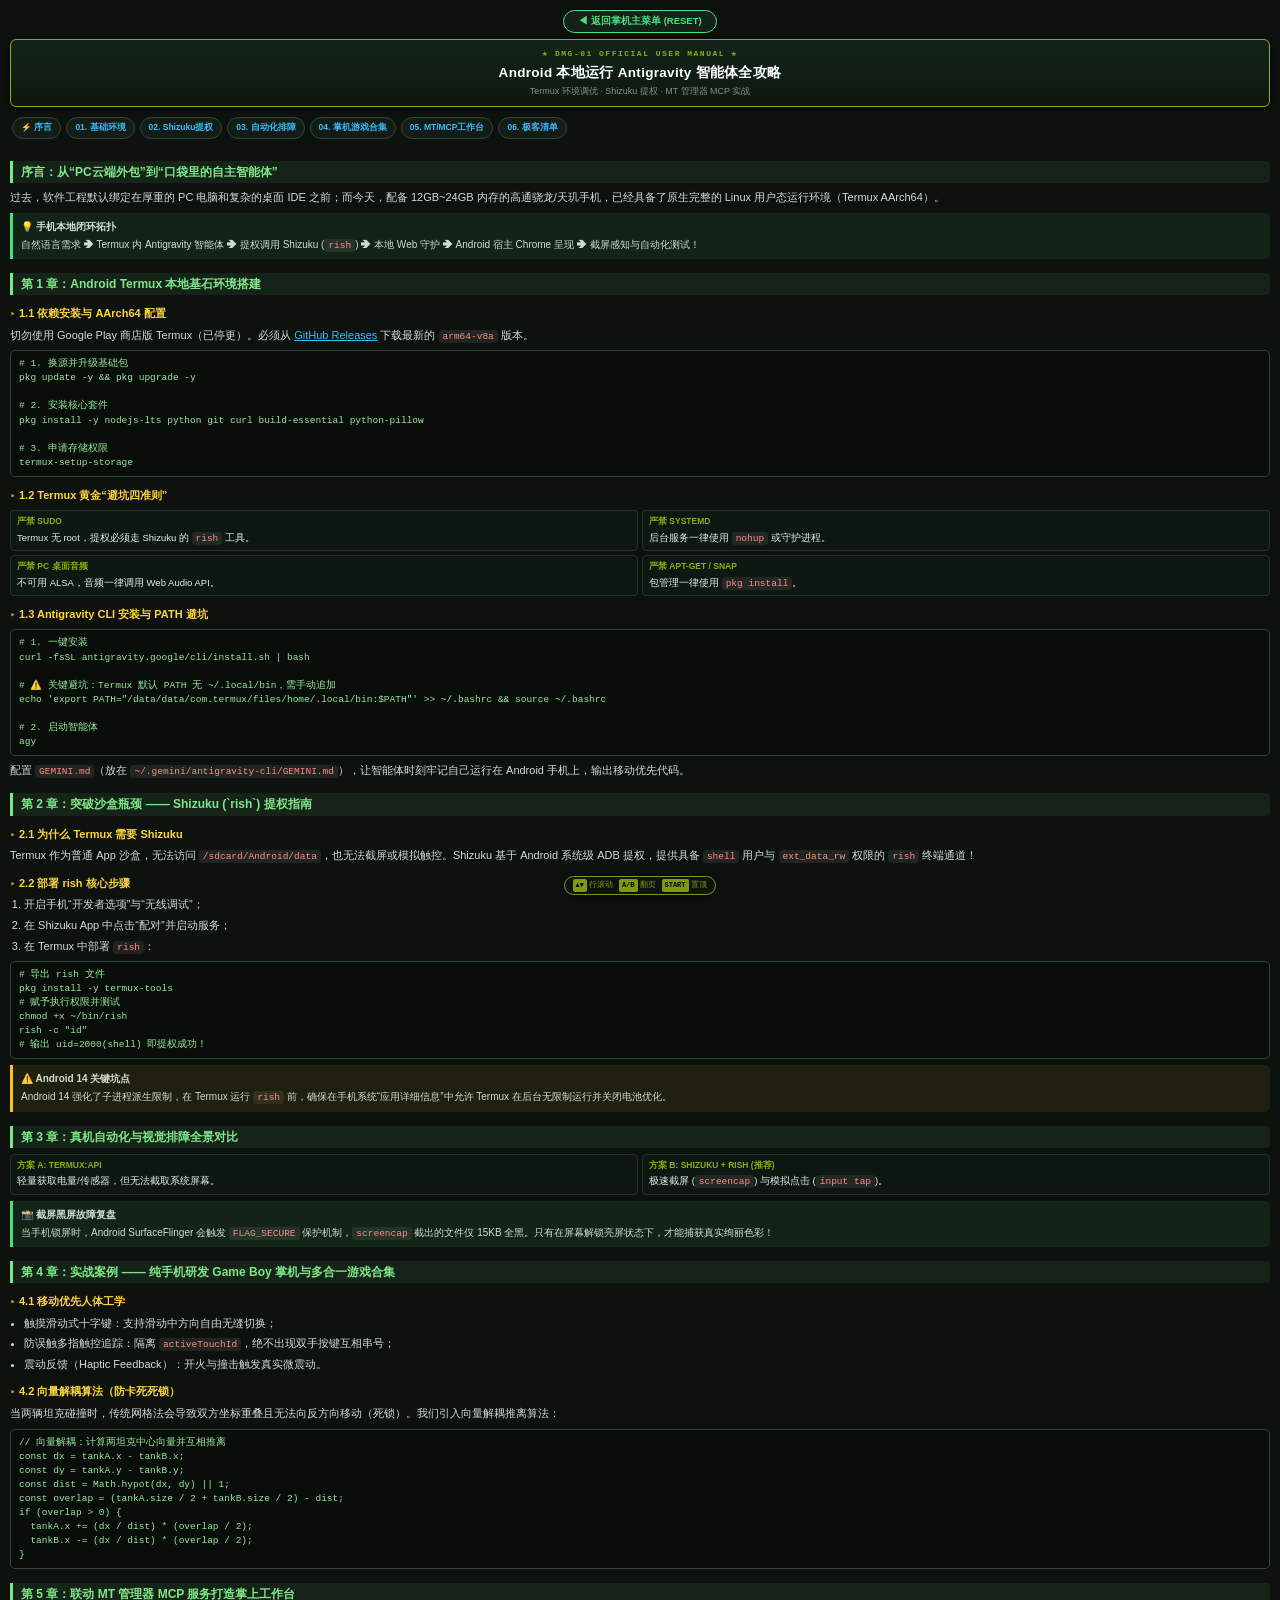
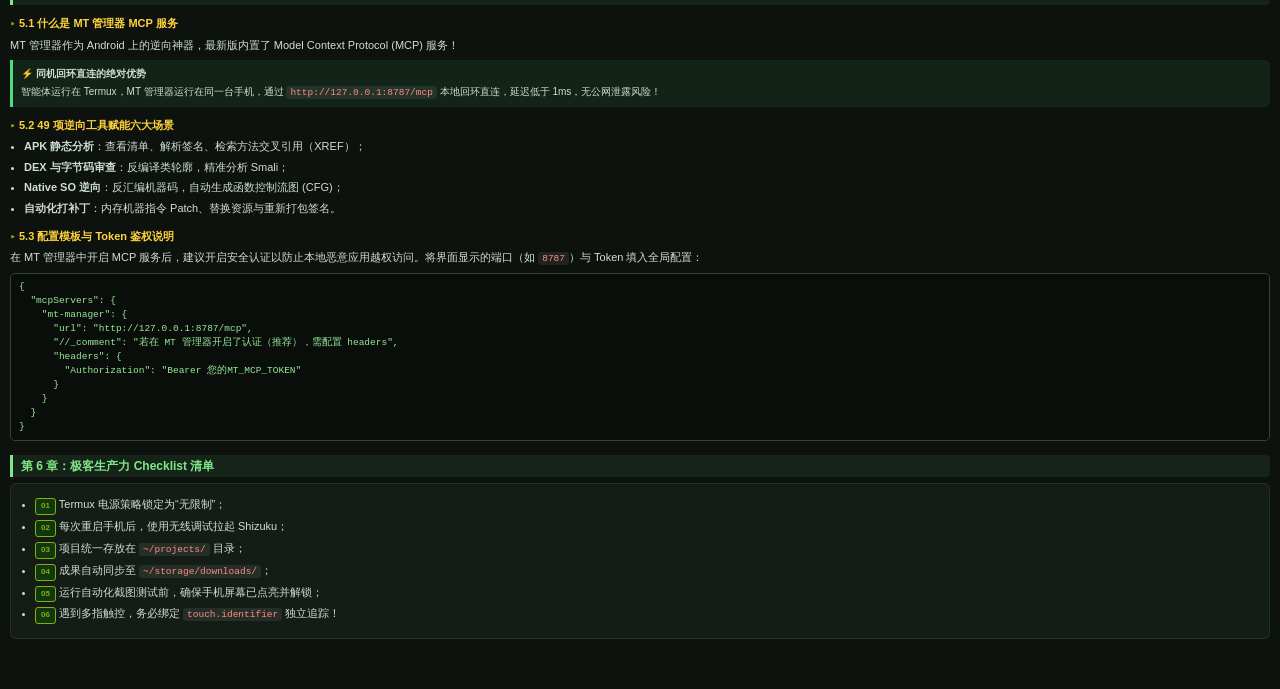
<file: retro-gameboy/docs/gb-tutorial.html>
<!DOCTYPE html>
<html lang="zh-CN">
<head>
  <meta charset="UTF-8">
  <meta name="viewport" content="width=device-width, initial-scale=1.0, maximum-scale=3.0, user-scalable=yes, viewport-fit=cover">
  <title>Game Boy 掌机电子手册 - Termux 智能体极客指南</title>
  <style>
    :root {
      --bg: #0d120f;
      --card-bg: #141c16;
      --code-bg: #090e0b;
      --border: #223326;
      --border-accent: #2e4734;
      --text: #cfded3;
      --text-dim: #7f9485;
      --dmg-green: #8bac0f;
      --dmg-dark: #0f380f;
      --accent-green: #4ade80;
      --accent-cyan: #38bdf8;
      --accent-amber: #fbbf24;
      --accent-ruby: #fb7185;
    }

    * {
      box-sizing: border-box;
      margin: 0;
      padding: 0;
      -webkit-tap-highlight-color: transparent;
    }

    body {
      background-color: var(--bg);
      color: var(--text);
      font-family: -apple-system, BlinkMacSystemFont, "Segoe UI", Roboto, "PingFang SC", "Microsoft YaHei", sans-serif;
      font-size: 11px;
      line-height: 1.6;
      padding: 8px 10px 48px 10px;
      word-break: break-word;
      user-select: text;
      -webkit-user-select: text;
    }

    /* Floating / Sticky Quick Return Bar */
    .gb-doc-reset-bar {
      position: sticky;
      top: 0;
      z-index: 100;
      display: flex;
      justify-content: center;
      padding: 2px 0 6px 0;
      background: linear-gradient(180deg, var(--bg) 85%, transparent 100%);
    }
    .doc-reset-pill {
      background: #142318;
      color: #4ade80;
      border: 1px solid #4ade80;
      border-radius: 12px;
      font-size: 9.5px;
      font-weight: 900;
      padding: 4px 14px;
      cursor: pointer;
      box-shadow: 0 2px 6px rgba(0,0,0,0.5);
      touch-action: manipulation;
      transition: all 0.1s ease;
      display: inline-flex;
      align-items: center;
      gap: 4px;
    }
    .doc-reset-pill:active {
      background: #4ade80;
      color: #000;
      transform: scale(0.95);
    }

    /* Game Boy DMG Cartridge Manual Header */
    .gb-header-card {
      background: linear-gradient(180deg, #132417 0%, #0d1810 100%);
      border: 1.5px solid var(--dmg-green);
      border-radius: 6px;
      padding: 8px 10px;
      margin-bottom: 8px;
      text-align: center;
      box-shadow: 0 2px 8px rgba(0, 0, 0, 0.6);
    }
    .gb-header-meta {
      font-size: 8px;
      font-family: monospace;
      color: var(--dmg-green);
      letter-spacing: 1.5px;
      font-weight: 900;
    }
    .gb-doc-title {
      font-size: 13.5px;
      font-weight: 900;
      color: #fff;
      margin: 3px 0 2px 0;
      line-height: 1.35;
      letter-spacing: 0.3px;
    }
    .gb-doc-subtitle {
      font-size: 9px;
      color: var(--text-dim);
    }

    /* Quick Chapter Navigation Pills */
    .nav-scroll-bar {
      display: flex;
      overflow-x: auto;
      gap: 5px;
      padding: 2px 2px 8px 2px;
      margin-bottom: 8px;
      scrollbar-width: none;
    }
    .nav-scroll-bar::-webkit-scrollbar { display: none; }
    .nav-pill {
      background: var(--card-bg);
      border: 1px solid var(--border-accent);
      color: var(--accent-cyan);
      padding: 3px 8px;
      border-radius: 12px;
      font-size: 8.5px;
      font-weight: 800;
      white-space: nowrap;
      text-decoration: none;
      display: inline-flex;
      align-items: center;
      gap: 3px;
    }
    .nav-pill:active {
      background: var(--dmg-green);
      color: #000;
      border-color: #fff;
    }

    /* Compact Headings */
    h2 {
      font-size: 12px;
      font-weight: 900;
      color: #7ee787;
      background: rgba(126, 231, 135, 0.08);
      border-left: 3.5px solid #7ee787;
      padding: 3px 8px;
      margin: 14px 0 6px 0;
      border-radius: 0 4px 4px 0;
      line-height: 1.35;
    }
    h3 {
      font-size: 11px;
      font-weight: 800;
      color: #ffd43b;
      margin: 10px 0 4px 0;
      display: flex;
      align-items: baseline;
      gap: 4px;
    }
    h3::before {
      content: "▸";
      color: var(--dmg-green);
      font-size: 10px;
    }

    p {
      margin-bottom: 6px;
      text-align: justify;
    }

    /* Cards & Containers */
    .gb-card {
      background: var(--card-bg);
      border: 1px solid var(--border);
      border-radius: 6px;
      padding: 8px 10px;
      margin: 6px 0;
    }

    /* Callouts & Alerts */
    .callout {
      border-left: 3px solid var(--accent-cyan);
      background: rgba(56, 189, 248, 0.08);
      border-radius: 0 5px 5px 0;
      padding: 6px 8px;
      margin: 6px 0;
      font-size: 10px;
    }
    .callout.tip {
      border-left-color: var(--accent-green);
      background: rgba(74, 222, 128, 0.08);
    }
    .callout.warn {
      border-left-color: var(--accent-amber);
      background: rgba(251, 191, 36, 0.08);
    }
    .callout-title {
      font-weight: 800;
      margin-bottom: 2px;
      display: flex;
      align-items: center;
      gap: 4px;
    }

    /* Code Blocks */
    pre {
      background: var(--code-bg);
      border: 1px solid var(--border-accent);
      border-radius: 5px;
      padding: 6px 8px;
      overflow-x: auto;
      margin: 6px 0;
      font-family: ui-monospace, SFMono-Regular, "SF Mono", Menlo, Consolas, monospace;
      font-size: 9px;
      line-height: 1.45;
      color: #98e898;
    }
    code {
      font-family: ui-monospace, SFMono-Regular, "SF Mono", Menlo, Consolas, monospace;
      background: rgba(255, 255, 255, 0.08);
      color: #ff8b82;
      padding: 1px 4px;
      border-radius: 3px;
      font-size: 9.5px;
    }
    pre code {
      background: transparent;
      color: inherit;
      padding: 0;
    }

    /* Key-Value Compact Grids (Replacing heavy tables) */
    .kv-grid {
      display: grid;
      grid-template-columns: repeat(2, 1fr);
      gap: 4px;
      margin: 6px 0;
    }
    .kv-cell {
      background: #0f1712;
      border: 1px solid var(--border);
      border-radius: 4px;
      padding: 4px 6px;
      font-size: 9.5px;
    }
    .kv-label {
      font-weight: 800;
      color: var(--dmg-green);
      font-size: 8.5px;
      text-transform: uppercase;
    }
    .kv-val {
      color: #e2ede5;
      margin-top: 1px;
    }

    /* Lists */
    ul, ol {
      margin: 4px 0 6px 14px;
    }
    li {
      margin-bottom: 3px;
    }

    /* Badges & Tags */
    .badge {
      display: inline-block;
      font-size: 8px;
      font-weight: 800;
      padding: 1px 5px;
      border-radius: 3px;
      background: var(--dmg-dark);
      color: var(--dmg-green);
      border: 1px solid var(--dmg-green);
    }
    .badge.red {
      background: #381216;
      color: #ff7b72;
      border-color: #ff7b72;
    }

    /* Images */
    img {
      max-width: 100%;
      height: auto;
      border-radius: 4px;
      border: 1px solid var(--border-accent);
      margin: 6px auto 2px auto;
      display: block;
    }
    .caption {
      font-size: 8px;
      text-align: center;
      color: var(--text-dim);
      margin-bottom: 6px;
    }

    /* Floating Game Boy Controls HUD Indicator */
    .gb-controller-hud {
      position: fixed;
      bottom: 5px;
      left: 50%;
      transform: translateX(-50%);
      background: rgba(13, 22, 16, 0.92);
      backdrop-filter: blur(4px);
      border: 1px solid var(--dmg-green);
      border-radius: 10px;
      padding: 2px 8px;
      display: flex;
      align-items: center;
      gap: 6px;
      font-size: 7.5px;
      font-family: monospace;
      color: var(--dmg-green);
      box-shadow: 0 2px 8px rgba(0,0,0,0.8);
      z-index: 100;
      white-space: nowrap;
      pointer-events: none;
      opacity: 0.9;
      transition: opacity 0.4s ease;
    }
    .gb-controller-hud span {
      display: inline-flex;
      align-items: center;
      gap: 2px;
      white-space: nowrap;
    }
    .key-hint {
      background: var(--dmg-green);
      color: #000;
      font-weight: 900;
      padding: 1px 3px;
      border-radius: 2px;
      font-size: 7px;
    }
  </style>
</head>
<body>

  <!-- Quick Return to Game Boy Console Menu -->
  <div class="gb-doc-reset-bar">
    <button id="doc-btn-reset" class="doc-reset-pill" onclick="window.parent.postMessage({type:'GB_RESET'}, '*')">
      ◀ 返回掌机主菜单 (RESET)
    </button>
  </div>

  <!-- Game Boy DMG Manual Header -->
  <div class="gb-header-card">
    <div class="gb-header-meta">★ DMG-01 OFFICIAL USER MANUAL ★</div>
    <div class="gb-doc-title">Android 本地运行 Antigravity 智能体全攻略</div>
    <div class="gb-doc-subtitle">Termux 环境调优 · Shizuku 提权 · MT 管理器 MCP 实战</div>
  </div>

  <!-- Quick Chapter Navigation Pills -->
  <div class="nav-scroll-bar" id="toc">
    <a href="#ch-intro" class="nav-pill">⚡ 序言</a>
    <a href="#ch-1" class="nav-pill">01. 基础环境</a>
    <a href="#ch-2" class="nav-pill">02. Shizuku提权</a>
    <a href="#ch-3" class="nav-pill">03. 自动化排障</a>
    <a href="#ch-4" class="nav-pill">04. 掌机游戏合集</a>
    <a href="#ch-5" class="nav-pill">05. MT/MCP工作台</a>
    <a href="#ch-6" class="nav-pill">06. 极客清单</a>
  </div>

  <!-- Preface: Architecture -->
  <section id="ch-intro">
    <h2>序言：从“PC云端外包”到“口袋里的自主智能体”</h2>
    <p>过去，软件工程默认绑定在厚重的 PC 电脑和复杂的桌面 IDE 之前；而今天，配备 12GB~24GB 内存的高通骁龙/天玑手机，已经具备了原生完整的 Linux 用户态运行环境（Termux AArch64）。</p>
    <div class="callout tip">
      <div class="callout-title">💡 手机本地闭环拓扑</div>
      自然语言需求 ➔ Termux 内 Antigravity 智能体 ➔ 提权调用 Shizuku (<code>rish</code>) ➔ 本地 Web 守护 ➔ Android 宿主 Chrome 呈现 ➔ 截屏感知与自动化测试！
    </div>
  </section>

  <!-- Chapter 1 -->
  <section id="ch-1">
    <h2>第 1 章：Android Termux 本地基石环境搭建</h2>
    <h3>1.1 依赖安装与 AArch64 配置</h3>
    <p>切勿使用 Google Play 商店版 Termux（已停更）。必须从 <a href="https://github.com/termux/termux-app/releases" style="color:var(--accent-cyan)">GitHub Releases</a> 下载最新的 <code>arm64-v8a</code> 版本。</p>
    <pre><code># 1. 换源并升级基础包
pkg update -y && pkg upgrade -y

# 2. 安装核心套件
pkg install -y nodejs-lts python git curl build-essential python-pillow

# 3. 申请存储权限
termux-setup-storage</code></pre>

    <h3>1.2 Termux 黄金“避坑四准则”</h3>
    <div class="kv-grid">
      <div class="kv-cell">
        <div class="kv-label">严禁 sudo</div>
        <div class="kv-val">Termux 无 root，提权必须走 Shizuku 的 <code>rish</code> 工具。</div>
      </div>
      <div class="kv-cell">
        <div class="kv-label">严禁 systemd</div>
        <div class="kv-val">后台服务一律使用 <code>nohup</code> 或守护进程。</div>
      </div>
      <div class="kv-cell">
        <div class="kv-label">严禁 PC 桌面音频</div>
        <div class="kv-val">不可用 ALSA，音频一律调用 Web Audio API。</div>
      </div>
      <div class="kv-cell">
        <div class="kv-label">严禁 apt-get / snap</div>
        <div class="kv-val">包管理一律使用 <code>pkg install</code>。</div>
      </div>
    </div>

    <h3>1.3 Antigravity CLI 安装与 PATH 避坑</h3>
    <pre><code># 1. 一键安装
curl -fsSL antigravity.google/cli/install.sh | bash

# ⚠️ 关键避坑：Termux 默认 PATH 无 ~/.local/bin，需手动追加
echo 'export PATH="/data/data/com.termux/files/home/.local/bin:$PATH"' >> ~/.bashrc && source ~/.bashrc

# 2. 启动智能体
agy</code></pre>
    <p>配置 <code>GEMINI.md</code>（放在 <code>~/.gemini/antigravity-cli/GEMINI.md</code>），让智能体时刻牢记自己运行在 Android 手机上，输出移动优先代码。</p>
  </section>

  <!-- Chapter 2 -->
  <section id="ch-2">
    <h2>第 2 章：突破沙盒瓶颈 —— Shizuku (`rish`) 提权指南</h2>
    <h3>2.1 为什么 Termux 需要 Shizuku</h3>
    <p>Termux 作为普通 App 沙盒，无法访问 <code>/sdcard/Android/data</code>，也无法截屏或模拟触控。Shizuku 基于 Android 系统级 ADB 提权，提供具备 <code>shell</code> 用户与 <code>ext_data_rw</code> 权限的 <code>rish</code> 终端通道！</p>

    <h3>2.2 部署 rish 核心步骤</h3>
    <ol>
      <li>开启手机“开发者选项”与“无线调试”；</li>
      <li>在 Shizuku App 中点击“配对”并启动服务；</li>
      <li>在 Termux 中部署 <code>rish</code>：</li>
    </ol>
    <pre><code># 导出 rish 文件
pkg install -y termux-tools
# 赋予执行权限并测试
chmod +x ~/bin/rish
rish -c "id"
# 输出 uid=2000(shell) 即提权成功！</code></pre>

    <div class="callout warn">
      <div class="callout-title">⚠️ Android 14 关键坑点</div>
      Android 14 强化了子进程派生限制，在 Termux 运行 <code>rish</code> 前，确保在手机系统“应用详细信息”中允许 Termux 在后台无限制运行并关闭电池优化。
    </div>
  </section>

  <!-- Chapter 3 -->
  <section id="ch-3">
    <h2>第 3 章：真机自动化与视觉排障全景对比</h2>
    <div class="kv-grid">
      <div class="kv-cell">
        <div class="kv-label">方案 A: Termux:API</div>
        <div class="kv-val">轻量获取电量/传感器，但无法截取系统屏幕。</div>
      </div>
      <div class="kv-cell">
        <div class="kv-label">方案 B: Shizuku + rish (推荐)</div>
        <div class="kv-val">极速截屏 (<code>screencap</code>) 与模拟点击 (<code>input tap</code>)。</div>
      </div>
    </div>
    <div class="callout tip">
      <div class="callout-title">📸 截屏黑屏故障复盘</div>
      当手机锁屏时，Android SurfaceFlinger 会触发 <code>FLAG_SECURE</code> 保护机制，<code>screencap</code> 截出的文件仅 15KB 全黑。只有在屏幕解锁亮屏状态下，才能捕获真实绚丽色彩！
    </div>
  </section>

  <!-- Chapter 4 -->
  <section id="ch-4">
    <h2>第 4 章：实战案例 —— 纯手机研发 Game Boy 掌机与多合一游戏合集</h2>
    <h3>4.1 移动优先人体工学</h3>
    <ul>
      <li>触摸滑动式十字键：支持滑动中方向自由无缝切换；</li>
      <li>防误触多指触控追踪：隔离 <code>activeTouchId</code>，绝不出现双手按键互相串号；</li>
      <li>震动反馈（Haptic Feedback）：开火与撞击触发真实微震动。</li>
    </ul>

    <h3>4.2 向量解耦算法（防卡死死锁）</h3>
    <p>当两辆坦克碰撞时，传统网格法会导致双方坐标重叠且无法向反方向移动（死锁）。我们引入向量解耦推离算法：</p>
    <pre><code>// 向量解耦：计算两坦克中心向量并互相推离
const dx = tankA.x - tankB.x;
const dy = tankA.y - tankB.y;
const dist = Math.hypot(dx, dy) || 1;
const overlap = (tankA.size / 2 + tankB.size / 2) - dist;
if (overlap > 0) {
  tankA.x += (dx / dist) * (overlap / 2);
  tankB.x -= (dx / dist) * (overlap / 2);
}</code></pre>
  </section>

  <!-- Chapter 5 -->
  <section id="ch-5">
    <h2>第 5 章：联动 MT 管理器 MCP 服务打造掌上工作台</h2>
    <h3>5.1 什么是 MT 管理器 MCP 服务</h3>
    <p>MT 管理器作为 Android 上的逆向神器，最新版内置了 Model Context Protocol (MCP) 服务！</p>
    <div class="callout tip">
      <div class="callout-title">⚡ 同机回环直连的绝对优势</div>
      智能体运行在 Termux，MT 管理器运行在同一台手机，通过 <code>http://127.0.0.1:8787/mcp</code> 本地回环直连，延迟低于 1ms，无公网泄露风险！
    </div>

    <h3>5.2 49 项逆向工具赋能六大场景</h3>
    <ul>
      <li><strong>APK 静态分析</strong>：查看清单、解析签名、检索方法交叉引用（XREF）；</li>
      <li><strong>DEX 与字节码审查</strong>：反编译类轮廓，精准分析 Smali；</li>
      <li><strong>Native SO 逆向</strong>：反汇编机器码，自动生成函数控制流图 (CFG)；</li>
      <li><strong>自动化打补丁</strong>：内存机器指令 Patch、替换资源与重新打包签名。</li>
    </ul>

    <h3>5.3 配置模板与 Token 鉴权说明</h3>
    <p>在 MT 管理器中开启 MCP 服务后，建议开启安全认证以防止本地恶意应用越权访问。将界面显示的端口（如 <code>8787</code>）与 Token 填入全局配置：</p>
    <pre><code>{
  "mcpServers": {
    "mt-manager": {
      "url": "http://127.0.0.1:8787/mcp",
      "//_comment": "若在 MT 管理器开启了认证（推荐），需配置 headers",
      "headers": {
        "Authorization": "Bearer 您的MT_MCP_TOKEN"
      }
    }
  }
}</code></pre>
  </section>

  <!-- Chapter 6 -->
  <section id="ch-6">
    <h2>第 6 章：极客生产力 Checklist 清单</h2>
    <div class="gb-card">
      <ul>
        <li><span class="badge">01</span> Termux 电源策略锁定为“无限制”；</li>
        <li><span class="badge">02</span> 每次重启手机后，使用无线调试拉起 Shizuku；</li>
        <li><span class="badge">03</span> 项目统一存放在 <code>~/projects/</code> 目录；</li>
        <li><span class="badge">04</span> 成果自动同步至 <code>~/storage/downloads/</code>；</li>
        <li><span class="badge">05</span> 运行自动化截图测试前，确保手机屏幕已点亮并解锁；</li>
        <li><span class="badge">06</span> 遇到多指触控，务必绑定 <code>touch.identifier</code> 独立追踪！</li>
      </ul>
    </div>
  </section>

  <!-- Floating HUD & Controller Bridge -->
  <div class="gb-controller-hud">
    <span><b class="key-hint">▲▼</b>行滚动</span>
    <span><b class="key-hint">A/B</b>翻页</span>
    <span><b class="key-hint">START</b>置顶</span>
  </div>

  <script>
    // Floating HUD auto-fade management
    const hud = document.querySelector('.gb-controller-hud');
    let hudTimer = null;
    function pingHud() {
      if (!hud) return;
      hud.style.opacity = '0.9';
      clearTimeout(hudTimer);
      hudTimer = setTimeout(() => {
        hud.style.opacity = '0';
      }, 3500);
    }
    pingHud();
    window.addEventListener('scroll', pingHud, { passive: true });

    // Game Boy Physical Hardware Bridging: Control Guide with D-Pad & A/B buttons!
    window.addEventListener('message', (event) => {
      if (!event.data || event.data.type !== 'GB_INPUT') return;
      const { key, pressed } = event.data;
      if (!pressed) return;
      pingHud();

      switch (key) {
        case 'UP':
          window.scrollBy({ top: -65, behavior: 'smooth' });
          break;
        case 'DOWN':
          window.scrollBy({ top: 65, behavior: 'smooth' });
          break;
        case 'A':
          // A button = Fast Page Down
          window.scrollBy({ top: 200, behavior: 'smooth' });
          break;
        case 'B':
          // B button = Fast Page Up
          window.scrollBy({ top: -200, behavior: 'smooth' });
          break;
        case 'START':
          window.scrollTo({ top: 0, behavior: 'smooth' });
          break;
        case 'SELECT':
          const toc = document.getElementById('toc');
          if (toc) toc.scrollIntoView({ behavior: 'smooth' });
          break;
      }
    });
  </script>
</body>
</html>
</file>
<file: cyber-eggs/css/style.css>
/* ==========================================================================
   《隔代夺蛋：2026》多巴胺波普漫画风 (Dopamine Pop-Art & Neo-Brutalism) 样式表
   ========================================================================== */

:root {
  --ink-black: #111111;
  --market-red: #FF2A54;
  --market-yellow: #FFBE0B;
  --market-orange: #FF9F1C;
  --market-green: #06D6A0;
  --market-cream: #FFF8E7;
  --cyber-pink: #FF007F;
  --cyber-lime: #CCFF00;
  --cyber-cyan: #00F0FF;
  --cyber-purple: #1D0B38;
  --border-thick: 4px solid #111111;
  --shadow-brutal: 5px 5px 0px #111111;
  --shadow-brutal-sm: 3px 3px 0px #111111;
}

* {
  box-sizing: border-box;
  margin: 0;
  padding: 0;
  user-select: none;
  -webkit-user-select: none;
}

html, body {
  width: 100%;
  height: 100%;
  overflow: hidden;
  background-color: #0B0716;
  background-image: 
    radial-gradient(circle at 20% 50%, rgba(255, 42, 84, 0.18), transparent 45%),
    radial-gradient(circle at 80% 50%, rgba(0, 240, 255, 0.18), transparent 45%),
    radial-gradient(#241734 1.5px, transparent 1.5px);
  background-size: 100% 100%, 100% 100%, 24px 24px;
  font-family: "PingFang SC", "Hiragino Sans GB", "Microsoft YaHei", "Impact", "Arial Black", sans-serif;
  display: flex;
  align-items: center;
  justify-content: center;
}

#app-shell {
  width: 100vw;
  height: 100vh;
  display: flex;
  align-items: center;
  justify-content: center;
  padding: 8px;
}

/* 16:9 响应式街机画框 */
#game-container {
  position: relative;
  width: min(1280px, 98vw, calc(96vh * (16 / 9)));
  aspect-ratio: 16 / 9;
  background: #111;
  border: 5px solid #111;
  border-radius: 16px;
  box-shadow: 0 18px 50px rgba(0, 0, 0, 0.75), 0 0 0 3px #FFBE0B;
  display: flex;
  flex-direction: column;
  overflow: hidden;
  transition: filter 0.12s ease, box-shadow 0.2s ease;
}

/* 多巴胺狂热暴走状态外框特效 */
#game-container.fever-overdrive {
  box-shadow: 0 0 35px #FF007F, 0 0 60px #00F0FF, 0 0 0 5px #CCFF00;
}

/* 多巴胺戒断：踩雷瞬间 0.35s 抽色黑白反差滤镜 */
#game-container.withdraw-shock {
  filter: grayscale(100%) contrast(165%) brightness(0.9);
}

/* ==========================================================================
   顶部街机 HUD 状态栏 (1:1 复刻概念设计图)
   ========================================================================== */
#arcade-hud {
  position: relative;
  width: 100%;
  height: 19.5%;
  min-height: 106px;
  max-height: 138px;
  background: #111;
  z-index: 80;
  display: flex;
  flex-direction: column;
  justify-content: space-between;
  border-bottom: 4px solid #111;
}

/* 黑黄警示斜纹条 */
.hazard-strip {
  width: 100%;
  height: 11px;
  background: repeating-linear-gradient(
    -55deg,
    #111111 0px,
    #111111 16px,
    #FFBE0B 16px,
    #FFBE0B 32px
  );
  border-bottom: 2px solid #111;
  flex-shrink: 0;
}

.hazard-strip.bottom-strip {
  border-top: 2px solid #111;
  border-bottom: none;
}

.hud-main-row {
  flex: 1;
  display: grid;
  grid-template-columns: 1fr 1.35fr 1fr;
  align-items: center;
  position: relative;
  background: linear-gradient(90deg, #FF9F1C 0%, #FFBF46 32%, #121324 32.1%, #121324 67.9%, #FFBF46 68%, #FF9F1C 100%);
}

/* 左右两侧橙黄漫画网点区 */
.hud-side {
  height: 100%;
  display: flex;
  align-items: center;
  padding: 0 14px;
  position: relative;
  background-color: #FFAE2B;
  background-image: radial-gradient(rgba(230, 57, 70, 0.28) 1.5px, transparent 1.5px);
  background-size: 8px 8px;
}

.hud-left {
  clip-path: polygon(0 0, 92% 0, 100% 100%, 0 100%);
  padding-right: 34px;
  gap: 12px;
}

.hud-right {
  clip-path: polygon(8% 0, 100% 0, 100% 100%, 0 100%);
  padding-left: 34px;
  justify-content: flex-end;
  gap: 12px;
}

/* 角色头像框 */
.avatar-box {
  width: 66px;
  height: 66px;
  border-radius: 14px;
  border: 4px solid #111;
  box-shadow: 3px 3px 0 #111;
  overflow: hidden;
  flex-shrink: 0;
  background: #fff;
  transition: transform 0.15s cubic-bezier(0.34, 1.56, 0.64, 1);
}

.avatar-box.grandma-avatar {
  background: #FF5C77;
  box-shadow: 0 0 0 2px #FF2A54, 4px 4px 0 #111;
}

.avatar-box.grandson-avatar {
  background: #00BBF9;
  box-shadow: 0 0 0 2px #00F0FF, 4px 4px 0 #111;
}

.avatar-box.pop-bounce {
  transform: scale(1.18) rotate(-6deg);
}

.avatar-svg {
  width: 100%;
  height: 100%;
  display: block;
}

/* 分数面板 */
.score-block {
  display: flex;
  flex-direction: column;
  line-height: 1;
}

.score-label {
  font-size: clamp(13px, 1.3vw, 17px);
  font-weight: 900;
  font-style: italic;
  color: #FFF;
  -webkit-text-stroke: 1.5px #111;
  text-shadow: 2px 2px 0 #111;
  letter-spacing: 0.5px;
}

.score-value {
  font-size: clamp(24px, 2.7vw, 38px);
  font-weight: 900;
  font-style: italic;
  color: #FFFFFF;
  -webkit-text-stroke: 2px #111;
  text-shadow: 3px 3px 0 #111;
  letter-spacing: 1px;
  transition: transform 0.1s ease;
}

.score-value.score-pop {
  transform: scale(1.22);
  color: #CCFF00;
}

/* COMBO 漫画爆炸星标 (跨出底栏边缘) */
.combo-burst {
  position: absolute;
  left: 52px;
  bottom: -36px;
  width: 122px;
  height: 78px;
  z-index: 45;
  display: flex;
  align-items: center;
  justify-content: center;
  transform: rotate(-8deg);
  transition: transform 0.15s cubic-bezier(0.34, 1.56, 0.64, 1);
  pointer-events: none;
}

.combo-burst.combo-pop {
  transform: rotate(-12deg) scale(1.25);
}

.burst-bg {
  position: absolute;
  inset: 0;
  width: 100%;
  height: 100%;
  filter: drop-shadow(3px 3px 0 #111);
}

.combo-text {
  position: relative;
  display: flex;
  flex-direction: column;
  align-items: center;
  line-height: 0.95;
  transform: rotate(-3deg);
}

.combo-text span {
  font-size: 13px;
  font-weight: 900;
  font-style: italic;
  color: #FFBE0B;
  -webkit-text-stroke: 1.3px #111;
  text-shadow: 1.5px 1.5px 0 #111;
}

.combo-text strong {
  font-size: 23px;
  font-weight: 900;
  font-style: italic;
  color: #FF2A54;
  -webkit-text-stroke: 1.5px #111;
  text-shadow: 2px 2px 0 #111;
}

/* 正中央：DOPAMINE FEVER 凹槽与爆炸口号框 */
.hud-center {
  height: 100%;
  background: #101223;
  display: flex;
  flex-direction: column;
  align-items: center;
  justify-content: flex-start;
  padding-top: 6px;
  position: relative;
  border-left: 4px solid #111;
  border-right: 4px solid #111;
}

.fever-header {
  display: flex;
  align-items: baseline;
  gap: 8px;
  margin-bottom: 4px;
}

.fever-title {
  font-size: clamp(13px, 1.35vw, 18px);
  font-weight: 900;
  font-style: italic;
  color: #E0FBFC;
  letter-spacing: 1px;
  text-shadow: 0 0 8px rgba(0, 240, 255, 0.7), 2px 2px 0 #000;
}

.fever-pct {
  font-size: clamp(15px, 1.55vw, 21px);
  font-weight: 900;
  font-style: italic;
  color: #FFBE0B;
  text-shadow: 0 0 10px rgba(255, 190, 11, 0.9), 2px 2px 0 #000;
}

.fever-bar-outer {
  position: relative;
  width: 84%;
  height: 22px;
  background: #1B1E36;
  border-radius: 999px;
  border: 3px solid #FFFFFF;
  box-shadow: 0 0 14px rgba(255, 0, 127, 0.8), inset 0 2px 5px rgba(0,0,0,0.8);
  padding: 2px;
}

.fever-bar-fill {
  height: 100%;
  border-radius: 999px;
  background: linear-gradient(90deg, #FF2A54 0%, #FF9F1C 22%, #FFBE0B 42%, #CCFF00 62%, #00F0FF 82%, #FF007F 100%);
  box-shadow: 0 0 10px rgba(204, 255, 0, 0.8);
  transition: width 0.15s ease-out;
}

.fever-pointer {
  position: absolute;
  top: -11px;
  transform: translateX(-50%);
  color: #FFFFFF;
  font-size: 16px;
  text-shadow: 0 0 6px #FF007F, 1px 1px 0 #111;
  transition: left 0.15s ease-out;
  pointer-events: none;
}

/* 中央跨界漫画爆炸框 (FREE LOOT!! 白嫖狂欢!) */
.speech-burst {
  position: absolute;
  bottom: -24px;
  left: 50%;
  transform: translateX(-50%);
  width: 254px;
  height: 94px;
  z-index: 100;
  display: flex;
  align-items: center;
  justify-content: center;
  pointer-events: none;
  transition: transform 0.15s cubic-bezier(0.34, 1.56, 0.64, 1);
}

.speech-burst.burst-pop {
  transform: translateX(-50%) scale(1.15) rotate(2deg);
}

.speech-burst-svg {
  position: absolute;
  inset: 0;
  width: 100%;
  height: 100%;
  filter: drop-shadow(4px 5px 0 #111);
}

.speech-burst-content {
  position: relative;
  display: flex;
  flex-direction: column;
  align-items: center;
  line-height: 1.05;
  transform: rotate(-3deg);
  margin-top: -2px;
}

.burst-en {
  font-size: 21px;
  font-weight: 900;
  font-style: italic;
  color: #FF0055;
  -webkit-text-stroke: 1.6px #111;
  text-shadow: 2px 2px 0 #111;
  letter-spacing: 0.5px;
}

.burst-zh {
  font-size: 25px;
  font-weight: 900;
  color: #FFBE0B;
  -webkit-text-stroke: 1.8px #111;
  text-shadow: 3px 3px 0 #111;
  letter-spacing: 1px;
}

/* 右侧：炸弹倒计时组件 */
.timer-unit {
  display: flex;
  align-items: center;
   position: relative;
}

.bomb-icon-wrap {
  width: 66px;
  height: 66px;
  margin-right: -18px;
  z-index: 3;
  filter: drop-shadow(3px 3px 0 #111);
}

.bomb-svg {
  width: 100%;
  height: 100%;
}

.spark-poly {
  transform-origin: 78px 18px;
  animation: spark-flicker 0.25s infinite alternate;
}

@keyframes spark-flicker {
  0% { transform: scale(0.85) rotate(-10deg); }
  100% { transform: scale(1.18) rotate(12deg); }
}

.timer-pill {
  background: #FF006E;
  border: 4px solid #111;
  border-radius: 14px;
  padding: 5px 14px 5px 24px;
  box-shadow: 4px 4px 0 #111;
}

#hud-timer {
  font-size: clamp(22px, 2.3vw, 32px);
  font-weight: 900;
  font-style: italic;
  color: #CCFF00;
  -webkit-text-stroke: 1.8px #111;
  text-shadow: 2.5px 2.5px 0 #111;
}

.timer-unit.timer-danger .timer-pill {
  background: #FF2A54;
  animation: pulse-danger 0.3s infinite alternate;
}

@keyframes pulse-danger {
  from { transform: scale(1); }
  to { transform: scale(1.08); }
}

/* ==========================================================================
   主舞台区与 DOM 弹窗交互层
   ========================================================================== */
#stage-area {
  position: relative;
  flex: 1;
  width: 100%;
  overflow: hidden;
  background: #FFF8E7;
}

#game-canvas {
  width: 100%;
  height: 100%;
  display: block;
}

/* DOM 流氓弹窗覆盖层 (Stage 2 及随机事件) */
#popup-layer {
  position: absolute;
  inset: 0;
  pointer-events: none;
  z-index: 25;
  overflow: hidden;
}

/* 弹窗与传单公共卡片 */
.rogue-popup {
  position: absolute;
  pointer-events: auto;
  border: 3.5px solid #111;
  box-shadow: 6px 6px 0 rgba(17, 17, 17, 0.92);
  animation: popup-spawn 0.22s cubic-bezier(0.34, 1.56, 0.64, 1);
  transform-origin: center;
}

@keyframes popup-spawn {
  from { transform: scale(0.2) rotate(-8deg); opacity: 0; }
  to { transform: scale(1) rotate(0deg); opacity: 1; }
}

/* 右屏：复古 Windows 98 / 砍一刀 99.99% 套路弹窗 */
.rogue-popup.cyber-popup {
  width: 240px;
  background: #D4D0C8;
  border-radius: 4px;
  font-family: "Tahoma", "PingFang SC", sans-serif;
}

.cyber-popup .win-titlebar {
  background: linear-gradient(90deg, #0A246A, #3A6EA5);
  color: #FFF;
  font-weight: 800;
  font-size: 13px;
  padding: 5px 7px;
  display: flex;
  align-items: center;
  justify-content: space-between;
  border-bottom: 2px solid #111;
}

.cyber-popup .win-body {
  padding: 12px 10px;
  text-align: center;
  color: #111;
}

.cyber-popup .win-pct {
  font-size: 24px;
  font-weight: 900;
  color: #E63946;
  margin: 4px 0;
}

.cyber-popup .win-desc {
  font-size: 12px;
  font-weight: 700;
  margin-bottom: 10px;
}

/* 左屏：早市红黄大字报保健品传单 */
.rogue-popup.market-flyer {
  width: 230px;
  background: #FFBE0B;
  border-radius: 8px;
  background-image: repeating-linear-gradient(45deg, rgba(255,42,84,0.08) 0 8px, transparent 8px 16px);
}

.market-flyer .flyer-header {
  background: #FF2A54;
  color: #FFBE0B;
  font-weight: 900;
  font-size: 14px;
  padding: 6px 8px;
  display: flex;
  align-items: center;
  justify-content: space-between;
  border-bottom: 3px solid #111;
}

.market-flyer .flyer-body {
  padding: 10px;
  text-align: center;
  color: #111;
}

.market-flyer .flyer-headline {
  font-size: 19px;
  font-weight: 900;
  color: #D90429;
  margin-bottom: 4px;
}

/* 弹窗里的真/假按钮 */
.popup-btn-row {
  display: flex;
  justify-content: center;
  gap: 8px;
  margin-top: 6px;
}

.btn-trap {
  background: linear-gradient(180deg, #FF2A54, #D90429);
  color: #FFF;
  font-weight: 900;
  font-size: 13px;
  padding: 6px 12px;
  border: 2.5px solid #111;
  border-radius: 6px;
  box-shadow: 2px 2px 0 #111;
  cursor: pointer;
}

.btn-real-close {
  background: #CCFF00;
  color: #111;
  font-weight: 900;
  font-size: 13px;
  padding: 4px 9px;
  border: 2.5px solid #111;
  border-radius: 5px;
  box-shadow: 2px 2px 0 #111;
  cursor: pointer;
  transition: transform 0.1s ease;
}

.btn-real-close:hover {
  background: #00F0FF;
  transform: scale(1.12);
}

/* 底层暴露出来的免费鸡蛋大按钮 (Stage 2) */
.loot-egg-node {
  position: absolute;
  pointer-events: auto;
  cursor: pointer;
  padding: 10px 16px;
  border-radius: 999px;
  border: 4px solid #111;
  font-weight: 900;
  font-size: 16px;
  box-shadow: 4px 4px 0 #111;
  display: flex;
  align-items: center;
  gap: 6px;
  animation: float-loot 0.8s ease-in-out infinite alternate;
  transition: transform 0.1s ease;
}

.loot-egg-node:hover {
  transform: scale(1.15);
}

.loot-egg-node.market-loot {
  background: linear-gradient(135deg, #FFBE0B, #FF9F1C);
  color: #111;
}

.loot-egg-node.cyber-loot {
  background: linear-gradient(135deg, #00F0FF, #CCFF00);
  color: #111;
}

@keyframes float-loot {
  from { transform: translateY(-4px) rotate(-2deg); }
  to { transform: translateY(4px) rotate(2deg); }
}

/* ==========================================================================
   《瓦里奥制造》式关卡转场指令卡 (#stage-banner)
   ========================================================================== */
#stage-banner {
  position: absolute;
  inset: 0;
  background: rgba(17, 17, 17, 0.55);
  backdrop-filter: blur(3px);
  z-index: 40;
  display: flex;
  align-items: center;
  justify-content: center;
  pointer-events: none;
}

.banner-card {
  background: #FFBE0B;
  border: 6px solid #111;
  border-radius: 20px;
  padding: 22px 44px;
  box-shadow: 10px 10px 0 #FF007F, -8px -8px 0 #00F0FF;
  text-align: center;
  transform: rotate(-2deg);
  animation: banner-slam 0.28s cubic-bezier(0.22, 1.6, 0.36, 1);
}

@keyframes banner-slam {
  0% { transform: scale(2.2) rotate(8deg); opacity: 0; }
  100% { transform: scale(1) rotate(-2deg); opacity: 1; }
}

.banner-stage-num {
  display: inline-block;
  background: #111;
  color: #CCFF00;
  font-weight: 900;
  font-style: italic;
  font-size: 18px;
  padding: 4px 16px;
  border-radius: 99px;
  margin-bottom: 8px;
}

.banner-action-title {
  font-size: clamp(28px, 3.6vw, 48px);
  font-weight: 900;
  color: #FFFFFF;
  -webkit-text-stroke: 2.5px #111;
  text-shadow: 4px 4px 0 #FF2A54;
  margin-bottom: 6px;
}

.banner-sub-desc {
  font-size: 16px;
  font-weight: 800;
  color: #111;
}

/* Stage 3 连点提示条 */
#mash-overlay {
  position: absolute;
  bottom: 18px;
  left: 50%;
  transform: translateX(-50%);
  z-index: 35;
}

.mash-prompt {
  background: linear-gradient(90deg, #FF2A54, #FFBE0B, #00F0FF);
  color: #111;
  font-size: 20px;
  font-weight: 900;
  padding: 10px 28px;
  border-radius: 999px;
  border: 4px solid #111;
  box-shadow: 5px 5px 0 #111;
  cursor: pointer;
  animation: mash-pulse 0.2s infinite alternate;
}

@keyframes mash-pulse {
  from { transform: scale(0.96); }
  to { transform: scale(1.06); }
}

/* 右下角快捷工具按钮 */
#QuickTools {
  position: absolute;
  bottom: 10px;
  right: 12px;
  z-index: 38;
  display: flex;
  gap: 8px;
}

.tool-pill {
  background: rgba(255, 255, 255, 0.9);
  color: #111;
  font-weight: 900;
  font-size: 12px;
  padding: 5px 11px;
  border: 2.5px solid #111;
  border-radius: 99px;
  box-shadow: 2px 2px 0 #111;
  cursor: pointer;
}

.tool-pill:hover {
  background: #CCFF00;
}

/* ==========================================================================
   开场主菜单 & 结局基因诊断书弹窗 (#start-screen, #result-screen)
   ========================================================================== */
.overlay-screen {
  position: absolute;
  inset: 0;
  background: rgba(16, 10, 30, 0.82);
  backdrop-filter: blur(6px);
  z-index: 60;
  display: flex;
  align-items: center;
  justify-content: center;
  padding: 16px;
}

.hidden {
  display: none !important;
}

.start-card, .diagnosis-card {
  width: min(760px, 94%);
  background: #FFF8E7;
  border: 5px solid #111;
  border-radius: 22px;
  box-shadow: 10px 10px 0 #FF2A54, -8px -8px 0 #00F0FF;
  padding: 22px 28px;
  text-align: center;
  position: relative;
}

.badge-tag {
  display: inline-block;
  background: #CCFF00;
  color: #111;
  font-weight: 900;
  font-size: 13px;
  padding: 4px 14px;
  border: 3px solid #111;
  border-radius: 99px;
  box-shadow: 3px 3px 0 #111;
  margin-bottom: 8px;
}

.game-logo {
  font-size: clamp(34px, 4.4vw, 56px);
  font-weight: 900;
  font-style: italic;
  line-height: 1.05;
  margin-bottom: 6px;
}

.logo-left {
  color: #FF2A54;
  -webkit-text-stroke: 2.2px #111;
  text-shadow: 4px 4px 0 #111;
}

.logo-bolt {
  color: #FFBE0B;
  -webkit-text-stroke: 2px #111;
}

.logo-right {
  color: #00F0FF;
  -webkit-text-stroke: 2.2px #111;
  text-shadow: 4px 4px 0 #111;
}

.game-tagline {
  font-size: 15px;
  font-weight: 800;
  color: #333;
  margin-bottom: 14px;
}

.duality-preview {
  display: grid;
  grid-template-columns: 1fr auto 1fr;
  align-items: center;
  gap: 10px;
  margin-bottom: 14px;
}

.preview-half {
  padding: 10px 12px;
  border: 3.5px solid #111;
  border-radius: 14px;
  box-shadow: 4px 4px 0 #111;
  text-align: left;
}

.preview-market {
  background: #FFE5EC;
}

.preview-cyber {
  background: #E0FBFC;
}

.preview-badge {
  display: inline-block;
  font-size: 11px;
  font-weight: 900;
  background: #111;
  color: #FFBE0B;
  padding: 2px 8px;
  border-radius: 6px;
  margin-bottom: 4px;
}

.preview-actor {
  font-size: 18px;
  font-weight: 900;
  color: #111;
  margin-bottom: 3px;
}

.preview-half p {
  font-size: 12.5px;
  font-weight: 700;
  color: #222;
  line-height: 1.45;
}

.trap-warn {
  color: #D90429;
  font-weight: 900;
}

.preview-vs {
  background: #FFBE0B;
  border: 3.5px solid #111;
  border-radius: 50%;
  width: 48px;
  height: 48px;
  display: flex;
  align-items: center;
  justify-content: center;
  font-size: 12px;
  font-weight: 900;
  line-height: 1.1;
  box-shadow: 3px 3px 0 #111;
}

.controls-guide {
  display: grid;
  grid-template-columns: 1fr 1fr;
  gap: 6px 12px;
  background: #FFF;
  border: 3px solid #111;
  border-radius: 12px;
  padding: 9px 14px;
  margin-bottom: 16px;
  font-size: 12.5px;
  font-weight: 700;
  text-align: left;
}

.controls-guide code {
  background: #FFBE0B;
  padding: 1px 5px;
  border-radius: 4px;
  border: 1.5px solid #111;
  font-weight: 900;
}

.mega-cta-btn {
  background: linear-gradient(90deg, #FF2A54, #FFBE0B, #CCFF00, #00F0FF);
  background-size: 200% 100%;
  color: #111;
  font-size: 21px;
  font-weight: 900;
  padding: 12px 36px;
  border: 4px solid #111;
  border-radius: 999px;
  box-shadow: 6px 6px 0 #111;
  cursor: pointer;
  transition: transform 0.12s ease, box-shadow 0.12s ease;
  animation: rainbow-shift 3s linear infinite;
}

@keyframes rainbow-shift {
  0% { background-position: 0% 50%; }
  100% { background-position: 200% 50%; }
}

.mega-cta-btn:hover {
  transform: translate(-2px, -2px) scale(1.03);
  box-shadow: 8px 8px 0 #111;
}

.mega-cta-btn:active {
  transform: translate(3px, 3px);
  box-shadow: 2px 2px 0 #111;
}

/* 结算诊断书样式 */
.diagnosis-stamp {
  position: absolute;
  top: 16px;
  right: 22px;
  border: 4px solid #FF0055;
  color: #FF0055;
  font-weight: 900;
  font-size: 18px;
  padding: 4px 12px;
  border-radius: 8px;
  transform: rotate(10deg);
  box-shadow: inset 0 0 0 2px #FF0055;
  background: rgba(255, 255, 255, 0.9);
}

.diagnosis-header h2 {
  font-size: 26px;
  font-weight: 900;
  color: #111;
  margin-bottom: 4px;
}

.diagnosis-header p {
  font-size: 13px;
  font-weight: 700;
  color: #555;
  margin-bottom: 14px;
}

.diagnosis-metrics {
  display: grid;
  grid-template-columns: repeat(2, 1fr);
  gap: 10px;
  margin-bottom: 14px;
}

.metric-box {
  background: #FFFFFF;
  border: 3.5px solid #111;
  border-radius: 12px;
  padding: 10px;
  box-shadow: 4px 4px 0 #111;
  display: flex;
  flex-direction: column;
}

.metric-label {
  font-size: 12px;
  font-weight: 800;
  color: #555;
}

.metric-val {
  font-size: 24px;
  font-weight: 900;
  color: #111;
}

.metric-val.highlight-pink {
  color: #FF0055;
}

.diagnosis-comment {
  background: #FFBE0B;
  border: 3.5px solid #111;
  border-radius: 12px;
  padding: 12px 16px;
  font-size: 14px;
  font-weight: 800;
  line-height: 1.5;
  color: #111;
  box-shadow: 4px 4px 0 #111;
  margin-bottom: 16px;
  text-align: left;
}

.diagnosis-actions {
  display: flex;
  justify-content: center;
  gap: 14px;
}

.secondary-cta-btn {
  background: #00F0FF;
  color: #111;
  font-size: 16px;
  font-weight: 900;
  padding: 10px 22px;
  border: 4px solid #111;
  border-radius: 999px;
  box-shadow: 5px 5px 0 #111;
  cursor: pointer;
}

.secondary-cta-btn:hover {
  background: #CCFF00;
}

.small-cta {
  font-size: 16px;
  padding: 10px 26px;
}

/* ==========================================================================
   定制波普漫画风矢量 SVG 图标对齐样式 (替代所有原生 Emoji)
   ========================================================================== */
.logo-bolt-svg {
  width: clamp(32px, 3.8vw, 48px);
  height: clamp(36px, 4.2vw, 54px);
  vertical-align: middle;
  margin: 0 2px;
  filter: drop-shadow(3px 3px 0 #111);
}

.actor-badge-svg {
  width: 24px;
  height: 24px;
  flex-shrink: 0;
}

.preview-actor {
  display: flex;
  align-items: center;
  gap: 6px;
}

.warn-tri-svg {
  width: 17px;
  height: 17px;
  vertical-align: -3px;
  margin-right: 2px;
}

.guide-item {
  display: flex;
  align-items: center;
  gap: 6px;
}

.guide-svg {
  width: 20px;
  height: 20px;
  flex-shrink: 0;
}

.mega-cta-btn, .secondary-cta-btn, .tool-pill, .mash-prompt {
  display: inline-flex;
  align-items: center;
  justify-content: center;
  gap: 7px;
}

.cta-bolt-svg {
  width: 22px;
  height: 24px;
}

.tool-svg-icon, .btn-svg-icon, .inline-pop-icon {
  width: 18px;
  height: 18px;
  flex-shrink: 0;
}

.diagnosis-header h2 {
  display: flex;
  align-items: center;
  justify-content: center;
  gap: 8px;
}

.header-cross-svg {
  width: 28px;
  height: 28px;
  flex-shrink: 0;
}

.popup-svg-icon {
  width: 18px;
  height: 18px;
  vertical-align: -3px;
  margin-right: 4px;
  flex-shrink: 0;
}
</file>
<file: orbitone/style.css>
:root {
  --bg: #04050b;
  --panel: rgba(15, 17, 32, 0.56);
  --line: rgba(255, 255, 255, 0.08);
  --text: #ebe7f4;
  --dim: rgba(235, 231, 244, 0.55);
  --gold: #ffd27a;
  --serif: 'Cormorant Garamond', 'Songti SC', 'STSong', serif;
  --sans: Inter, -apple-system, BlinkMacSystemFont, 'PingFang SC', 'Hiragino Sans GB', 'Microsoft YaHei', sans-serif;
  color-scheme: dark;
}

* {
  box-sizing: border-box;
  margin: 0;
  padding: 0;
}

html,
body {
  height: 100%;
  overflow: hidden;
  background: var(--bg);
  color: var(--text);
  font-family: var(--sans);
  -webkit-font-smoothing: antialiased;
  user-select: none;
  -webkit-user-select: none;
}

#sky {
  position: fixed;
  inset: 0;
  width: 100vw;
  height: 100vh;
  display: block;
  touch-action: none;
}

button {
  font: inherit;
  color: inherit;
  background: none;
  border: 0;
  cursor: pointer;
}

:focus-visible {
  outline: 2px solid rgba(255, 210, 122, 0.7);
  outline-offset: 2px;
}

.glass {
  background: var(--panel);
  border: 1px solid var(--line);
  border-radius: 16px;
  backdrop-filter: blur(16px) saturate(150%);
  -webkit-backdrop-filter: blur(16px) saturate(150%);
  box-shadow: 0 12px 40px rgba(0, 0, 0, 0.35), inset 0 1px 0 rgba(255, 255, 255, 0.05);
}

/* ---------- 品牌与 HUD ---------- */

.brand {
  position: fixed;
  top: 22px;
  left: 28px;
  pointer-events: none;
}

.brand h1 {
  font-family: var(--serif);
  font-style: italic;
  font-weight: 500;
  font-size: 32px;
  letter-spacing: 0.01em;
  line-height: 1;
}

.brand h1 span {
  font-family: 'Songti SC', 'STSong', serif;
  font-style: normal;
  font-size: 14px;
  letter-spacing: 0.45em;
  color: var(--gold);
  margin-left: 12px;
  vertical-align: middle;
}

.brand p {
  margin-top: 8px;
  font-size: 11px;
  letter-spacing: 0.18em;
  color: var(--dim);
}

.hud {
  position: fixed;
  top: 20px;
  right: 22px;
  display: flex;
  align-items: center;
  gap: 10px;
  font-size: 12px;
  color: var(--dim);
  font-variant-numeric: tabular-nums;
  letter-spacing: 0.06em;
}

.hud .dot {
  opacity: 0.5;
}

.hud .icon-btn {
  font-size: 14px;
  font-weight: 500;
}

.help {
  position: fixed;
  top: 70px;
  right: 22px;
  width: min(340px, calc(100vw - 44px));
  padding: 18px 20px;
  font-size: 12.5px;
  line-height: 1.75;
  transition: opacity 0.3s, transform 0.3s;
  z-index: 5;
}

.help.hidden {
  opacity: 0;
  transform: translateY(-8px);
  pointer-events: none;
}

.help h3 {
  font-family: var(--serif);
  font-style: italic;
  font-weight: 500;
  font-size: 18px;
  color: var(--gold);
  margin-bottom: 6px;
}

.help h3 + ul + h3 {
  margin-top: 12px;
}

.help ul {
  list-style: none;
}

.help li {
  position: relative;
  padding-left: 14px;
  color: var(--dim);
}

.help li::before {
  content: '';
  position: absolute;
  left: 0;
  top: 0.75em;
  width: 5px;
  height: 5px;
  border-radius: 50%;
  background: var(--gold);
  opacity: 0.7;
}

.help b {
  color: var(--text);
  font-weight: 500;
}

.keys {
  display: grid;
  grid-template-columns: 1fr 1fr;
  gap: 4px 12px;
  color: var(--dim);
}

kbd {
  display: inline-block;
  min-width: 20px;
  padding: 0 5px;
  margin-right: 3px;
  border: 1px solid var(--line);
  border-bottom-width: 2px;
  border-radius: 5px;
  font: 500 10.5px var(--sans);
  text-align: center;
  color: var(--text);
  background: rgba(255, 255, 255, 0.04);
}

/* ---------- 控制台 ---------- */

.dock {
  position: fixed;
  left: 50%;
  bottom: max(16px, env(safe-area-inset-bottom));
  transform: translateX(-50%);
  display: flex;
  flex-wrap: wrap;
  align-items: center;
  justify-content: center;
  gap: 4px 2px;
  padding: 7px 10px;
  width: max-content;
  max-width: calc(100vw - 20px);
  z-index: 4;
}

.group {
  position: relative;
  display: flex;
  align-items: center;
  gap: 6px;
  padding: 0 9px;
}

.group + .group::before {
  content: '';
  position: absolute;
  left: -1px;
  top: 22%;
  height: 56%;
  width: 1px;
  background: var(--line);
}

.label {
  font-size: 10.5px;
  letter-spacing: 0.12em;
  color: var(--dim);
  white-space: nowrap;
}

.val {
  min-width: 24px;
  font-size: 12px;
  font-variant-numeric: tabular-nums;
}

.icon-btn {
  width: 36px;
  height: 36px;
  border-radius: 10px;
  display: grid;
  place-items: center;
  color: var(--dim);
  transition: background 0.2s, color 0.2s, transform 0.15s;
}

.icon-btn:hover {
  background: rgba(255, 255, 255, 0.07);
  color: var(--text);
}

.icon-btn:active,
.play:active {
  transform: scale(0.93);
}

.icon-btn svg {
  width: 18px;
  height: 18px;
  fill: none;
  stroke: currentColor;
  stroke-width: 1.6;
  stroke-linecap: round;
  stroke-linejoin: round;
}

.icon-btn.on {
  color: var(--gold);
  background: rgba(255, 210, 122, 0.1);
}

.rec .fill {
  fill: currentColor;
  stroke: none;
}

.rec.on {
  color: #ff6b7a;
  background: rgba(255, 107, 122, 0.12);
}

.rec.on .fill {
  animation: pulse 1.1s ease-in-out infinite;
  transform-origin: center;
}

@keyframes pulse {
  50% {
    opacity: 0.35;
  }
}

.play {
  width: 44px;
  height: 44px;
  border-radius: 50%;
  display: grid;
  place-items: center;
  color: #1c1306;
  background: radial-gradient(circle at 35% 30%, #fff2cc, #ffd27a 45%, #f0a94e);
  box-shadow: 0 0 22px rgba(255, 200, 110, 0.35), inset 0 -2px 6px rgba(0, 0, 0, 0.15);
  transition: transform 0.15s, box-shadow 0.3s;
}

.play:hover {
  box-shadow: 0 0 34px rgba(255, 200, 110, 0.55), inset 0 -2px 6px rgba(0, 0, 0, 0.15);
}

.play svg {
  width: 20px;
  height: 20px;
  fill: currentColor;
}

.play .i-pause,
.play.playing .i-play {
  display: none;
}

.play.playing .i-pause {
  display: block;
}

.seg {
  display: flex;
  padding: 2px;
  border-radius: 9px;
  background: rgba(255, 255, 255, 0.05);
}

.seg button {
  padding: 6px 10px;
  border-radius: 7px;
  font-size: 12px;
  color: var(--dim);
  transition: background 0.2s, color 0.2s;
}

.seg button:hover {
  color: var(--text);
}

.seg button.on {
  color: var(--text);
  background: rgba(255, 255, 255, 0.13);
  box-shadow: 0 1px 2px rgba(0, 0, 0, 0.3);
}

select {
  appearance: none;
  -webkit-appearance: none;
  font: inherit;
  font-size: 12px;
  color: var(--text);
  padding: 7px 24px 7px 10px;
  border: 0;
  border-radius: 9px;
  cursor: pointer;
  background: rgba(255, 255, 255, 0.05)
    url("data:image/svg+xml,%3Csvg xmlns='http://www.w3.org/2000/svg' width='8' height='5'%3E%3Cpath d='M0 0l4 5 4-5z' fill='%23ffffff' opacity='.5'/%3E%3C/svg%3E")
    no-repeat right 9px center;
  transition: background-color 0.2s;
}

select:hover {
  background-color: rgba(255, 255, 255, 0.1);
}

select option {
  background: #14162a;
}

input[type='range'] {
  -webkit-appearance: none;
  appearance: none;
  width: 88px;
  height: 20px;
  background: transparent;
  cursor: pointer;
}

input[type='range']::-webkit-slider-runnable-track {
  height: 3px;
  border-radius: 3px;
  background: linear-gradient(90deg, var(--gold) var(--p, 50%), rgba(255, 255, 255, 0.14) var(--p, 50%));
}

input[type='range']::-webkit-slider-thumb {
  -webkit-appearance: none;
  width: 13px;
  height: 13px;
  margin-top: -5px;
  border-radius: 50%;
  background: #fff;
  box-shadow: 0 0 10px rgba(255, 210, 122, 0.7);
}

input[type='range']::-moz-range-track {
  height: 3px;
  border-radius: 3px;
  background: rgba(255, 255, 255, 0.14);
}

input[type='range']::-moz-range-progress {
  height: 3px;
  border-radius: 3px;
  background: var(--gold);
}

input[type='range']::-moz-range-thumb {
  width: 13px;
  height: 13px;
  border: 0;
  border-radius: 50%;
  background: #fff;
  box-shadow: 0 0 10px rgba(255, 210, 122, 0.7);
}

/* ---------- 封面 ---------- */

.intro {
  position: fixed;
  inset: 0;
  display: grid;
  place-items: center;
  z-index: 10;
  background: radial-gradient(ellipse at center, rgba(4, 5, 11, 0.25), rgba(4, 5, 11, 0.88) 72%);
  transition: opacity 1.1s ease, visibility 1.1s;
}

.intro.gone {
  opacity: 0;
  visibility: hidden;
}

.intro-card {
  max-width: 560px;
  padding: 24px;
  text-align: center;
  animation: rise 1.4s cubic-bezier(0.2, 0.8, 0.2, 1) both;
}

@keyframes rise {
  from {
    opacity: 0;
    transform: translateY(16px);
    filter: blur(6px);
  }
}

.intro h2 {
  font-family: var(--serif);
  font-style: italic;
  font-weight: 400;
  font-size: clamp(56px, 11vw, 112px);
  line-height: 1;
  letter-spacing: 0.01em;
  background: linear-gradient(100deg, #fff4d6 10%, #ffd27a 40%, #ff8fa3 70%, #c39bff 95%);
  -webkit-background-clip: text;
  background-clip: text;
  color: transparent;
  filter: drop-shadow(0 0 30px rgba(255, 190, 120, 0.25));
}

.intro .zh {
  margin: 10px 0 26px;
  font-family: 'Songti SC', 'STSong', serif;
  font-size: 15px;
  letter-spacing: 0.9em;
  padding-left: 0.9em;
  color: var(--gold);
}

.intro p {
  font-size: 14px;
  line-height: 2;
  color: var(--dim);
}

.enter {
  margin-top: 30px;
  padding: 13px 38px;
  border: 1px solid rgba(255, 210, 122, 0.5);
  border-radius: 999px;
  font-size: 14px;
  letter-spacing: 0.32em;
  padding-right: calc(38px - 0.32em);
  color: var(--gold);
  transition: background 0.35s, color 0.35s, box-shadow 0.35s, transform 0.2s;
}

.enter:hover {
  background: var(--gold);
  color: #1c1306;
  box-shadow: 0 0 40px rgba(255, 210, 122, 0.45);
}

.enter:active {
  transform: scale(0.97);
}

.tip {
  margin-top: 16px;
  font-size: 11px;
  letter-spacing: 0.16em;
  color: rgba(235, 231, 244, 0.35);
}

/* ---------- 提示 ---------- */

.toast {
  position: fixed;
  top: 22px;
  left: 50%;
  transform: translate(-50%, -12px);
  padding: 9px 18px;
  font-size: 12.5px;
  letter-spacing: 0.04em;
  border-radius: 999px;
  opacity: 0;
  pointer-events: none;
  transition: opacity 0.3s, transform 0.3s;
  z-index: 20;
  white-space: nowrap;
}

.toast.show {
  opacity: 1;
  transform: translate(-50%, 0);
}

/* ---------- 响应式 ---------- */

@media (max-width: 760px) {
  .brand {
    top: 16px;
    left: 18px;
  }
  .brand h1 {
    font-size: 24px;
  }
  .brand p,
  .hud .dot,
  #beat,
  .dock .label {
    display: none;
  }
  .hud {
    top: 14px;
    right: 14px;
  }
  .group {
    padding: 0 5px;
  }
  .group + .group::before {
    display: none;
  }
  input[type='range'] {
    width: 70px;
  }
  .toast {
    top: 64px;
  }
}

@media (prefers-reduced-motion: reduce) {
  .intro-card {
    animation: none;
  }
}
</file>
<file: retro-gameboy/css/gameboy.css>
/* ==========================================================================
   Antigravity Game Boy (DMG-01) Retro Console Styling
   Mobile-First Handheld Simulator Architecture
   ========================================================================== */

* {
  box-sizing: border-box;
  margin: 0;
  padding: 0;
  user-select: none;
  -webkit-user-select: none;
  -webkit-touch-callout: none;
}

:root {
  --gb-shell: #cfcdbe;
  --gb-shell-shadow: #b2b0a0;
  --gb-shell-highlight: #e4e2d4;
  --gb-bezel: #6e707d;
  --gb-bezel-inner: #50525d;
  --gb-screen-dmg: #8bac0f;
  --gb-screen-dmg-dark: #0f380f;
  --gb-button-ab: #8f1947;
  --gb-button-ab-active: #b5225c;
  --gb-dpad: #2b2b2d;
  --gb-rubber: #7c7e88;
  --gb-accent-purple: #86184a;
  --gb-accent-blue: #002e7a;
}

html, body {
  width: 100%;
  height: 100%;
  overflow: hidden;
  background: #101014;
  font-family: -apple-system, BlinkMacSystemFont, "Segoe UI", Roboto, "PingFang SC", sans-serif;
  touch-action: none;
  overscroll-behavior: none;
  display: flex;
  justify-content: center;
  align-items: center;
}

/* ================= Console Utility Dock (3 Authentic SVG Operations) ================= */
.console-utility-dock {
  width: 100%;
  max-width: 388px;
  display: flex;
  flex-direction: row;
  justify-content: space-around;
  align-items: center;
  padding: 5px 12px;
  background: rgba(0, 0, 0, 0.05);
  border-radius: 18px;
  box-shadow: inset 0 2px 4px rgba(0, 0, 0, 0.18), 0 1px 1px var(--gb-shell-highlight);
  border: 1px solid rgba(0, 0, 0, 0.06);
  margin-top: 3px;
  z-index: 50;
}

.utility-btn {
  background: transparent;
  border: none;
  display: flex;
  flex-direction: column;
  align-items: center;
  gap: 3px;
  cursor: pointer;
  padding: 2px 6px;
  touch-action: manipulation;
  -webkit-tap-highlight-color: transparent;
  user-select: none;
  outline: none;
}

.btn-cap {
  width: 38px;
  height: 38px;
  border-radius: 50%;
  background: radial-gradient(circle at 35% 35%, #767886 0%, #464854 85%);
  border: 1.5px solid #363842;
  box-shadow: 
    inset 0 1.5px 2px rgba(255, 255, 255, 0.35),
    0 3px 5px rgba(0, 0, 0, 0.35),
    0 1px 1px rgba(255, 255, 255, 0.6);
  display: flex;
  align-items: center;
  justify-content: center;
  color: #c8cad4;
  transition: all 0.15s ease;
}

.utility-svg {
  width: 18px;
  height: 18px;
  stroke: currentColor;
  stroke-width: 2.2;
  fill: none;
  stroke-linecap: round;
  stroke-linejoin: round;
}

/* Active / Pressed States */
.utility-btn:active .btn-cap,
.utility-btn.active .btn-cap {
  background: radial-gradient(circle at 35% 35%, #3c3e48 0%, #25262e 85%);
  transform: translateY(1.5px) scale(0.96);
  box-shadow: inset 0 2px 4px rgba(0, 0, 0, 0.7), 0 1px 1px rgba(255, 255, 255, 0.2);
  color: #00e5ff;
}

/* Power button active powered-on state */
.utility-btn#btn-power.active .btn-cap {
  color: #ff3344;
  border-color: #8f1947;
  box-shadow: inset 0 1px 2px rgba(255,255,255,0.4), 0 0 8px rgba(255, 51, 68, 0.35);
}

/* True-Color (原彩) active indicator on palette button */
.utility-btn#btn-palette.true-color-active .btn-cap {
  color: #ffd454;
  border-color: #5c4e28;
  box-shadow: inset 0 1.5px 2px rgba(255, 255, 255, 0.4), 0 3px 5px rgba(0, 0, 0, 0.35), 0 0 6px rgba(255, 212, 84, 0.28);
}

/* Text Labels matching Game Boy DMG-01 Silk-screened styling */
.btn-label {
  font-size: 7.5px;
  font-weight: 900;
  color: var(--gb-accent-blue);
  letter-spacing: 0.6px;
  text-transform: uppercase;
  font-family: -apple-system, BlinkMacSystemFont, "Segoe UI", Roboto, sans-serif;
}

/* ================= Game Boy Shell Container ================= */
#gameboy-chassis {
  width: 100vw;
  max-width: 416px;
  height: 98vh;
  height: 98dvh;
  max-height: 840px;
  background: var(--gb-shell);
  border-radius: 20px 20px 60px 20px; /* Authentic DMG-01 curved bottom-right! */
  box-shadow: 
    inset 0 4px 6px var(--gb-shell-highlight),
    inset -4px -4px 8px var(--gb-shell-shadow),
    0 16px 36px rgba(0, 0, 0, 0.8);
  display: flex;
  flex-direction: column;
  align-items: center;
  justify-content: space-between;
  padding: 6px 12px 10px 12px;
  position: relative;
  border: 2px solid #b8b6a6;
  margin-top: 0;
}

/* Authentic Top Ribs / Ridges */
.shell-groove-top {
  position: absolute;
  top: 0;
  left: 24px;
  right: 24px;
  height: 4px;
  background: var(--gb-shell-shadow);
  border-radius: 0 0 4px 4px;
}

/* ================= Screen Bezel ================= */
#screen-bezel-unit {
  width: 100%;
  max-width: 396px;
  background: var(--gb-bezel);
  border-radius: 12px 12px 38px 12px;
  padding: 6px 10px 10px 10px;
  box-shadow: inset 0 3px 6px #41434c, 0 3px 6px rgba(0,0,0,0.3);
  position: relative;
  display: flex;
  flex-direction: column;
  align-items: center;
}

/* Dual Color Accent Lines */
.bezel-lines {
  width: 100%;
  display: flex;
  flex-direction: column;
  gap: 2px;
  margin-bottom: 6px;
  position: relative;
}
.bezel-line-top {
  width: 100%;
  height: 3px;
  background: var(--gb-accent-purple);
  border-radius: 2px;
}
.bezel-line-bottom {
  width: 100%;
  height: 2px;
  background: var(--gb-accent-blue);
  border-radius: 2px;
}
.bezel-text {
  position: absolute;
  top: -3px;
  left: 50%;
  transform: translateX(-50%);
  background: var(--gb-bezel);
  padding: 0 8px;
  font-size: 8.5px;
  font-style: italic;
  font-weight: 900;
  color: #c0c2cc;
  letter-spacing: 0.5px;
  white-space: nowrap;
}

/* Screen Area with Battery LED */
.screen-housing {
  width: 100%;
  display: flex;
  align-items: center;
  position: relative;
}

/* Actual LCD Frame - Enlarged & Centered */
#gb-screen-frame {
  width: 100%;
  max-width: 356px;
  height: clamp(260px, 39vh, 335px);
  aspect-ratio: auto;
  background: #000;
  border-radius: 4px;
  box-shadow: inset 0 0 14px rgba(0, 0, 0, 0.95), 0 2px 5px rgba(0,0,0,0.5);
  margin: 0 auto;
  position: relative;
  overflow: hidden;
  border: 3px solid #282a32;
}

/* CRT / LCD Matrix Tint Filter */
#gb-screen-frame.palette-dmg {
  filter: sepia(0.8) hue-rotate(55deg) saturate(2.4) brightness(0.9);
}
#gb-screen-frame.palette-bw {
  filter: grayscale(1) contrast(1.15) brightness(1.05);
}
#gb-screen-frame.palette-color {
  filter: none;
}
#gb-screen-frame.palette-true {
  filter: none;
  box-shadow: 0 2px 5px rgba(0, 0, 0, 0.5);
}
#gb-screen-frame.palette-true .lcd-grid-overlay {
  display: none;
  opacity: 0;
}

/* Scanline / Pixel Grid Overlay */
.lcd-grid-overlay {
  position: absolute;
  top: 0;
  left: 0;
  width: 100%;
  height: 100%;
  pointer-events: none;
  background: repeating-linear-gradient(
    0deg,
    rgba(0, 0, 0, 0.15) 0px,
    rgba(0, 0, 0, 0.15) 1px,
    transparent 1px,
    transparent 2px
  );
  z-index: 5;
}

/* Game Iframe */
iframe#game-screen {
  width: 100%;
  height: 100%;
  border: none;
  display: block;
  background: #000;
}

/* Powered off screen state */
#screen-off-overlay {
  position: absolute;
  top: 0;
  left: 0;
  width: 100%;
  height: 100%;
  background: #0d120d;
  z-index: 20;
  display: flex;
  flex-direction: column;
  align-items: center;
  justify-content: center;
  color: #2e442e;
  font-family: monospace;
  font-size: 13px;
  font-weight: bold;
}
#screen-off-overlay.hidden {
  display: none;
}

/* ================= Middle Console Branding ================= */
.console-branding {
  width: 100%;
  display: flex;
  justify-content: space-between;
  align-items: center;
  padding: 4px 18px 0 18px;
}
.brand-left {
  display: flex;
  align-items: baseline;
  gap: 5px;
}
.brand-name {
  font-size: 13px;
  font-weight: 900;
  font-style: italic;
  color: var(--gb-accent-blue);
  letter-spacing: 0.5px;
}
.brand-sub {
  font-size: 11px;
  font-weight: 900;
  color: var(--gb-accent-purple);
  letter-spacing: 0.8px;
}
.brand-right {
  font-size: 9px;
  font-weight: 800;
  color: #7b796d;
  border: 1px solid #a3a193;
  padding: 1px 6px;
  border-radius: 4px;
}

/* ================= Lower Controls Deck ================= */
#lower-deck {
  width: 100%;
  display: flex;
  flex-direction: column;
  align-items: center;
  justify-content: space-evenly;
  flex: 1;
  min-height: 180px;
  max-height: 250px;
  position: relative;
  padding: 2px 0;
}

/* Middle Primary Controls: D-Pad on Left, A/B on Right */
.primary-controls-row {
  width: 100%;
  display: flex;
  justify-content: space-between;
  align-items: center;
  padding: 0 10px;
}

/* Tactile DMG-01 D-Pad */
.dpad-container {
  width: 138px;
  height: 138px;
  position: relative;
  display: flex;
  align-items: center;
  justify-content: center;
  touch-action: none;
}
.dpad-well {
  position: absolute;
  width: 132px;
  height: 132px;
  border-radius: 50%;
  background: radial-gradient(circle, #b8b6a7 0%, #a4a293 85%);
  box-shadow: inset 0 3px 6px rgba(0,0,0,0.4), 0 2px 4px var(--gb-shell-highlight);
}
.dpad-cross {
  position: absolute;
  width: 110px;
  height: 110px;
}
.dpad-btn {
  position: absolute;
  background: var(--gb-dpad);
  border: 2px solid #3c3c40;
  border-radius: 4px;
  display: flex;
  align-items: center;
  justify-content: center;
  color: #555;
  font-size: 14px;
  cursor: pointer;
  box-shadow: inset 0 2px 2px #505058, 0 3px 5px rgba(0,0,0,0.5);
}
.dpad-btn.active {
  background: #111;
  color: #fff;
  transform: scale(0.96);
  box-shadow: inset 0 3px 5px #000;
}
.dpad-btn.up {
  top: 0; left: 37px; width: 36px; height: 40px; border-bottom: none; border-radius: 6px 6px 0 0;
}
.dpad-btn.down {
  bottom: 0; left: 37px; width: 36px; height: 40px; border-top: none; border-radius: 0 0 6px 6px;
}
.dpad-btn.left {
  top: 37px; left: 0; width: 40px; height: 36px; border-right: none; border-radius: 6px 0 0 6px;
}
.dpad-btn.right {
  top: 37px; right: 0; width: 40px; height: 36px; border-left: none; border-radius: 0 6px 6px 0;
}
.dpad-center {
  top: 37px; left: 37px; width: 36px; height: 36px;
  position: absolute;
  background: #252528;
  border-radius: 50%;
  box-shadow: inset 0 0 6px #000;
  pointer-events: none;
}

/* Iconic Slanted A & B Action Buttons */
.ab-buttons-container {
  display: flex;
  align-items: center;
  gap: 16px;
  transform: rotate(-25deg); /* Classic DMG-01 angle! */
  padding: 8px 12px;
  background: rgba(0,0,0,0.04);
  border-radius: 36px;
  box-shadow: inset 0 2px 4px rgba(0,0,0,0.15);
}
.ab-unit {
  display: flex;
  flex-direction: column;
  align-items: center;
  gap: 4px;
}
.ab-btn {
  width: 52px;
  height: 52px;
  border-radius: 50%;
  background: radial-gradient(circle at 35% 35%, #a5184a, var(--gb-button-ab));
  border: 2px solid #5a0928;
  box-shadow: 
    inset 0 3px 4px rgba(255, 255, 255, 0.4),
    0 5px 10px rgba(0, 0, 0, 0.5),
    0 1px 2px #fff;
  cursor: pointer;
  touch-action: none;
}
.ab-btn:active, .ab-btn.active {
  background: var(--gb-button-ab-active);
  transform: scale(0.92) translateY(2px);
  box-shadow: 0 2px 4px rgba(0,0,0,0.6);
}
.ab-label {
  font-size: 11px;
  font-weight: 900;
  color: var(--gb-accent-blue);
  letter-spacing: 0.5px;
  transform: rotate(25deg); /* Counter-rotate label so it reads upright! */
}

/* Secondary Controls Row (SELECT/START & Speaker Grille) */
.secondary-controls-row {
  width: 100%;
  display: flex;
  flex-direction: row;
  justify-content: space-between;
  align-items: center;
  padding: 0 16px 0 28px;
}

.select-start-wrap {
  display: flex;
  flex-direction: column;
  align-items: center;
  gap: 2px;
}

/* Rubber Pill SELECT & START Buttons */
.select-start-row {
  display: flex;
  gap: 20px;
  align-items: center;
}
.rubber-pill-unit {
  display: flex;
  flex-direction: column;
  align-items: center;
  gap: 3px;
  padding: 4px 6px;
  cursor: pointer;
  transform: rotate(-25deg);
}
.rubber-pill-btn {
  width: 44px;
  height: 16px;
  background: var(--gb-rubber);
  border-radius: 8px;
  border: 1px solid #565860;
  box-shadow: inset 0 2px 2px #989aa6, 0 3px 5px rgba(0,0,0,0.4);
  cursor: pointer;
  touch-action: none;
}
.rubber-pill-btn:active, .rubber-pill-btn.active {
  background: #464850;
  transform: translateY(1px);
  box-shadow: 0 1px 2px rgba(0,0,0,0.5);
}
.rubber-label {
  font-size: 9px;
  font-weight: 900;
  color: var(--gb-accent-blue);
  letter-spacing: 0.5px;
  pointer-events: none;
}
.reset-silk-screen {
  font-family: inherit;
  font-size: 8px;
  font-weight: 900;
  color: #636674;
  letter-spacing: 0.6px;
  margin-top: 8px;
  background: rgba(0, 0, 0, 0.06);
  border: 1px solid rgba(80, 84, 100, 0.22);
  border-radius: 4px;
  padding: 4px 10px;
  cursor: pointer;
  touch-action: manipulation;
  display: inline-flex;
  align-items: center;
  justify-content: center;
  transition: all 0.15s ease;
  user-select: none;
  -webkit-tap-highlight-color: transparent;
  box-shadow: inset 0 1px 1px rgba(255, 255, 255, 0.4), 0 1px 2px rgba(0, 0, 0, 0.15);
}
.reset-silk-screen:hover, .reset-silk-screen:active {
  background: #252834;
  color: #00e5ff;
  border-color: #00e5ff;
  transform: translateY(1px) scale(0.97);
  box-shadow: 0 0 8px rgba(0, 229, 255, 0.4), inset 0 1px 2px #000;
}

/* Speaker Grille Slits (Bottom Right of Controls Deck) */
.speaker-grille {
  display: flex;
  gap: 5px;
  transform: rotate(-28deg);
  pointer-events: none;
  margin-right: 8px;
}
.speaker-slit {
  width: 5px;
  height: 32px;
  background: #1c1c20;
  border-radius: 4px;
  box-shadow: inset 0 2px 3px #000, 0 1px 1px var(--gb-shell-highlight);
}

/* ================= Authentic Game Boy LCD Menu Screen ================= */
#gb-menu-view {
  position: absolute;
  top: 0;
  left: 0;
  width: 100%;
  height: 100%;
  background: var(--gb-screen-dmg);
  color: var(--gb-screen-dmg-dark);
  font-family: "Courier New", Courier, monospace;
  display: flex;
  flex-direction: column;
  justify-content: space-between;
  padding: 6px 10px 4px 10px;
  box-sizing: border-box;
  z-index: 10;
  user-select: none;
  overflow: hidden;
}
#gb-menu-view.hidden {
  display: none;
}

.menu-lcd-header {
  text-align: center;
  display: flex;
  flex-direction: column;
  align-items: center;
  gap: 1px;
  flex-shrink: 0;
}
.menu-brand-header {
  font-size: 11px;
  font-weight: 900;
  letter-spacing: 2px;
  color: var(--gb-screen-dmg-dark);
}
.menu-title-banner {
  font-size: 8.5px;
  font-weight: 800;
  letter-spacing: 0.8px;
  opacity: 0.85;
}
.menu-pixel-hr {
  width: 100%;
  height: 2px;
  background: var(--gb-screen-dmg-dark);
  margin-top: 2px;
  margin-bottom: 2px;
  box-shadow: 0 1px 0 rgba(255,255,255,0.25);
}

.menu-game-list {
  flex: 1;
  min-height: 0;
  display: flex;
  flex-direction: column;
  gap: 3px;
  margin: 2px 0;
  overflow-y: auto;
  scroll-behavior: smooth;
  scrollbar-width: none;
  -webkit-overflow-scrolling: touch;
}
.menu-game-list::-webkit-scrollbar {
  display: none;
}

.menu-item {
  display: flex;
  align-items: center;
  gap: 6px;
  padding: 4px 7px;
  border-radius: 4px;
  border: 1.5px solid transparent;
  cursor: pointer;
  touch-action: manipulation;
  pointer-events: auto;
  transition: all 0.1s ease;
  flex-shrink: 0;
}
.menu-item.active {
  background: var(--gb-screen-dmg-dark);
  color: var(--gb-screen-dmg);
  border-color: var(--gb-screen-dmg-dark);
  box-shadow: inset 0 0 4px rgba(0, 0, 0, 0.4);
}
.menu-item:active {
  transform: scale(0.98);
}

.menu-cursor {
  font-size: 11px;
  width: 10px;
  text-align: center;
  visibility: hidden;
  font-weight: bold;
}
.menu-item.active .menu-cursor {
  visibility: visible;
  animation: cursorBlink 0.6s infinite alternate;
}
@keyframes cursorBlink {
  0% { opacity: 0.2; }
  100% { opacity: 1; }
}

.menu-num {
  font-size: 11.5px;
  font-weight: 900;
}
.menu-text-wrap {
  flex: 1;
  display: flex;
  flex-direction: column;
  gap: 1px;
  overflow: hidden;
}
.menu-game-title {
  font-size: 11px;
  font-weight: bold;
  letter-spacing: 0.4px;
  white-space: nowrap;
}
.menu-game-en {
  font-size: 7.5px;
  font-weight: bold;
  opacity: 0.8;
  letter-spacing: 0.4px;
}
.menu-tag {
  font-size: 7.5px;
  font-weight: 900;
  border: 1px solid currentColor;
  padding: 1px 3px;
  border-radius: 2px;
  white-space: nowrap;
}

.menu-lcd-footer {
  flex-shrink: 0;
  text-align: center;
  border-top: 1px dashed var(--gb-screen-dmg-dark);
  padding-top: 3px;
  margin-top: 2px;
}
.menu-footer-hint {
  font-size: 8px;
  font-weight: bold;
  display: flex;
  justify-content: space-around;
  align-items: center;
}
.key-pill {
  background: var(--gb-screen-dmg-dark);
  color: var(--gb-screen-dmg);
  padding: 1px 2px;
  border-radius: 2px;
  margin-right: 2px;
  font-size: 7.5px;
}

/* In-Game Menu Return Hardware Button on Bezel */
.bezel-menu-btn {
  position: absolute;
  right: 4px;
  top: -3px;
  background: #181a22;
  color: #00e5ff;
  border: 1.5px solid #00e5ff;
  border-radius: 4px;
  font-size: 9.5px;
  font-weight: 900;
  padding: 3px 9px;
  min-height: 24px;
  cursor: pointer;
  z-index: 25;
  box-shadow: inset 0 1px 1px rgba(255,255,255,0.25), 0 0 8px rgba(0,229,255,0.35);
  transition: all 0.15s ease;
  user-select: none;
  touch-action: manipulation;
}
.bezel-menu-btn:hover, .bezel-menu-btn:active {
  background: #00e5ff;
  color: #0c0e14;
  border-color: #00e5ff;
  transform: scale(0.95);
  box-shadow: 0 0 12px rgba(0,229,255,0.7);
}
.bezel-menu-btn.hidden {
  display: none;
}
</file>
<file: voxel-strike/style.css>
:root {
  --ink: #f4f1e8;
  --dim: rgba(244, 241, 232, 0.62);
  --panel: rgba(18, 16, 14, 0.72);
  --edge: #000;
  --grass: #5f9e3c;
  --gold: #ffcf4d;
  --red: #e3262c;
  --pixel: 'Silkscreen', 'PingFang SC', 'Microsoft YaHei', monospace;
  --ui: -apple-system, BlinkMacSystemFont, 'PingFang SC', 'Hiragino Sans GB', 'Microsoft YaHei', sans-serif;
}

* {
  box-sizing: border-box;
  margin: 0;
  padding: 0;
}

html,
body {
  height: 100%;
  overflow: hidden;
  background: #000;
  color: var(--ink);
  font-family: var(--ui);
  user-select: none;
  -webkit-user-select: none;
}

#game {
  position: fixed;
  inset: 0;
  width: 100vw;
  height: 100vh;
  display: block;
}

.hidden {
  display: none !important;
}

/* 像素描边：阶梯阴影模拟 Minecraft 风格边框 */
.pixel-box,
.panel,
.btn,
.slot,
#bossbar .track {
  border: 2px solid var(--edge);
  box-shadow: inset -3px -3px 0 rgba(0, 0, 0, 0.35), inset 3px 3px 0 rgba(255, 255, 255, 0.12);
}

/* ---------- HUD ---------- */

#hud {
  position: fixed;
  inset: 0;
  pointer-events: none;
  text-shadow: 2px 2px 0 rgba(0, 0, 0, 0.65);
}

#water {
  position: absolute;
  inset: 0;
  background: radial-gradient(ellipse at center, rgba(30, 90, 170, 0.25), rgba(10, 40, 100, 0.6));
  opacity: 0;
  transition: opacity 0.2s;
}

#vignette {
  position: absolute;
  inset: 0;
  background: radial-gradient(ellipse at center, transparent 45%, rgba(200, 0, 0, 0.65) 100%);
  opacity: 0;
}

#scope {
  position: absolute;
  inset: 0;
  opacity: 0;
  background: radial-gradient(circle at center, transparent 32vh, rgba(0, 0, 0, 0.55) 34vh);
}

#scope i {
  position: absolute;
  left: 50%;
  top: 50%;
  width: 4px;
  height: 4px;
  margin: -2px 0 0 -2px;
  background: #ff3b30;
  box-shadow: 0 0 6px #ff3b30;
}

#dmgIndicator {
  position: absolute;
  left: 50%;
  top: 50%;
  width: 320px;
  height: 320px;
  transform: translate(-50%, -50%);
}

#crosshair {
  --gap: 6px;
  position: absolute;
  left: 50%;
  top: 50%;
  width: 0;
  height: 0;
}

#crosshair i,
#crosshair b {
  position: absolute;
  background: #fff;
  box-shadow: 0 0 0 1px rgba(0, 0, 0, 0.55);
}

#crosshair i:nth-child(1) { width: 2px; height: 8px; left: -1px; bottom: var(--gap); }
#crosshair i:nth-child(2) { width: 2px; height: 8px; left: -1px; top: var(--gap); }
#crosshair i:nth-child(3) { width: 8px; height: 2px; top: -1px; right: var(--gap); }
#crosshair i:nth-child(4) { width: 8px; height: 2px; top: -1px; left: var(--gap); }
#crosshair b { width: 2px; height: 2px; left: -1px; top: -1px; }

#hitmarker {
  position: absolute;
  left: 50%;
  top: 50%;
  width: 22px;
  height: 22px;
  transform: translate(-50%, -50%) rotate(45deg);
  opacity: 0;
  transition: opacity 0.08s;
}

#hitmarker::before,
#hitmarker::after {
  content: '';
  position: absolute;
  background: linear-gradient(90deg, #fff 0 35%, transparent 35% 65%, #fff 65%);
}

#hitmarker::before { left: 0; right: 0; top: 10px; height: 2px; }
#hitmarker::after { top: 0; bottom: 0; left: 10px; width: 2px; background: linear-gradient(180deg, #fff 0 35%, transparent 35% 65%, #fff 65%); }
#hitmarker.head::before { background: linear-gradient(90deg, var(--gold) 0 35%, transparent 35% 65%, var(--gold) 65%); }
#hitmarker.head::after { background: linear-gradient(180deg, var(--gold) 0 35%, transparent 35% 65%, var(--gold) 65%); }
#hitmarker.kill::before { background: linear-gradient(90deg, var(--red) 0 35%, transparent 35% 65%, var(--red) 65%); }
#hitmarker.kill::after { background: linear-gradient(180deg, var(--red) 0 35%, transparent 35% 65%, var(--red) 65%); }

#topbar {
  position: absolute;
  top: 18px;
  left: 50%;
  transform: translateX(-50%);
  text-align: center;
}

#wave {
  font-family: var(--pixel);
  font-weight: 700;
  font-size: 22px;
  letter-spacing: 0.06em;
}

#waveSub {
  margin-top: 2px;
  font-size: 13px;
  color: var(--dim);
}

#bossbar {
  position: absolute;
  top: 78px;
  left: 50%;
  transform: translateX(-50%);
  width: min(520px, 70vw);
  text-align: center;
  font-size: 13px;
  font-weight: 600;
  color: #ffb3f4;
}

#bossbar .track {
  margin-top: 4px;
  height: 14px;
  background: #2a1030;
}

#bossbar i {
  display: block;
  height: 100%;
  width: 100%;
  background: linear-gradient(180deg, #ff5ff0, #b0189e);
  transition: width 0.15s;
}

#score {
  position: absolute;
  top: 18px;
  right: 22px;
  text-align: right;
}

#score b {
  display: block;
  font-family: var(--pixel);
  font-size: 26px;
  color: var(--gold);
}

#score span {
  font-size: 13px;
  color: var(--dim);
}

#minimap {
  position: absolute;
  top: 16px;
  left: 16px;
  width: 150px;
  height: 150px;
  filter: drop-shadow(0 3px 0 rgba(0, 0, 0, 0.5));
}

#bottom {
  position: absolute;
  bottom: 16px;
  left: 50%;
  transform: translateX(-50%);
  display: flex;
  flex-direction: column;
  align-items: center;
  gap: 8px;
}

.hprow {
  display: flex;
  align-items: center;
  gap: 8px;
  align-self: flex-start;
}

#hearts {
  width: 180px;
  height: 14px;
  image-rendering: pixelated;
}

#hpVal {
  font-family: var(--pixel);
  font-size: 13px;
}

#hotbar {
  display: flex;
  gap: 4px;
  padding: 4px;
  background: rgba(0, 0, 0, 0.45);
  border: 2px solid #000;
}

.slot {
  position: relative;
  width: 58px;
  height: 58px;
  background: rgba(139, 139, 139, 0.55);
  display: grid;
  place-items: center;
  transition: transform 0.12s;
}

.slot canvas {
  width: 44px;
  height: 44px;
  image-rendering: pixelated;
}

.slot.active {
  background: rgba(255, 255, 255, 0.35);
  outline: 3px solid #fff;
  outline-offset: 1px;
  transform: translateY(-3px);
}

.slot .key {
  position: absolute;
  top: 1px;
  left: 4px;
  font-family: var(--pixel);
  font-size: 10px;
}

.slot .count {
  position: absolute;
  bottom: 1px;
  right: 4px;
  font-family: var(--pixel);
  font-size: 11px;
}

#ammo {
  position: absolute;
  right: 26px;
  bottom: 22px;
  text-align: right;
}

#ammo .nums b {
  font-family: var(--pixel);
  font-size: 44px;
  line-height: 1;
}

#ammo .nums b.low {
  color: var(--red);
}

#ammo .nums span {
  font-family: var(--pixel);
  font-size: 18px;
  color: var(--dim);
  margin-left: 6px;
}

#weaponName {
  margin-top: 4px;
  font-size: 14px;
  font-weight: 600;
  letter-spacing: 0.1em;
}

#hint {
  margin-top: 4px;
  font-size: 12px;
  color: var(--dim);
}

#banner {
  position: absolute;
  top: 26%;
  left: 50%;
  transform: translateX(-50%);
  text-align: center;
  opacity: 0;
  white-space: nowrap;
}

#banner.show {
  animation: banner 3.2s ease forwards;
}

#banner .t {
  font-family: var(--pixel);
  font-weight: 700;
  font-size: clamp(36px, 6vw, 64px);
  letter-spacing: 0.06em;
  text-shadow: 4px 4px 0 #000;
}

#banner .s {
  margin-top: 6px;
  font-size: 16px;
  color: var(--dim);
}

#banner.boss .t {
  color: #ff5ff0;
}

@keyframes banner {
  0% { opacity: 0; transform: translate(-50%, 12px) scale(1.15); }
  12% { opacity: 1; transform: translate(-50%, 0) scale(1); }
  80% { opacity: 1; }
  100% { opacity: 0; transform: translate(-50%, -8px); }
}

#feed {
  position: absolute;
  left: 50%;
  top: 56%;
  transform: translateX(-50%);
  display: flex;
  flex-direction: column;
  align-items: center;
  gap: 2px;
}

.pop {
  font-family: var(--pixel);
  font-size: 15px;
  font-weight: 700;
  animation: pop 1.4s ease forwards;
}

.pop.head { color: var(--gold); }
.pop.pick { color: #8ef08e; }

@keyframes pop {
  0% { opacity: 0; transform: translateY(8px) scale(0.8); }
  15% { opacity: 1; transform: translateY(0) scale(1.1); }
  25% { transform: scale(1); }
  100% { opacity: 0; transform: translateY(-24px); }
}

/* ---------- 菜单 ---------- */

.screen {
  position: fixed;
  inset: 0;
  display: grid;
  place-items: center;
  overflow-y: auto;
  padding: 24px;
  background: linear-gradient(180deg, rgba(0, 0, 0, 0.15), rgba(0, 0, 0, 0.7));
}

#pause,
#over {
  background: rgba(0, 0, 0, 0.6);
}

.menu-card {
  width: min(860px, 100%);
  text-align: center;
  text-shadow: 2px 2px 0 rgba(0, 0, 0, 0.6);
}

.menu-card.small {
  width: min(440px, 100%);
  display: flex;
  flex-direction: column;
  gap: 12px;
  align-items: stretch;
}

.logo {
  font-family: var(--pixel);
  font-weight: 700;
  font-size: clamp(48px, 10vw, 104px);
  line-height: 0.95;
  letter-spacing: 0.04em;
  color: #f4f1e8;
  text-shadow: 3px 3px 0 #8a8a8a, 6px 6px 0 #5a5a5a, 9px 9px 0 #2a2a2a, 12px 12px 20px rgba(0, 0, 0, 0.6);
  display: flex;
  flex-direction: column;
  align-items: center;
}

.logo span:last-child {
  color: var(--gold);
  text-shadow: 3px 3px 0 #c8862a, 6px 6px 0 #8a5418, 9px 9px 0 #4a2c0c, 12px 12px 20px rgba(0, 0, 0, 0.6);
}

.zh {
  margin-top: 18px;
  font-size: 18px;
  font-weight: 700;
  letter-spacing: 0.6em;
  padding-left: 0.6em;
  color: #8ef08e;
}

.tagline {
  margin: 14px auto 0;
  max-width: 520px;
  font-size: 14px;
  line-height: 1.8;
  color: var(--dim);
}

.btn {
  display: block;
  margin: 22px auto 0;
  min-width: 280px;
  padding: 14px 28px;
  font: 700 18px var(--ui);
  letter-spacing: 0.2em;
  color: #fff;
  background: #6b6b6b;
  cursor: pointer;
  text-shadow: 2px 2px 0 #333;
  transition: background 0.12s, transform 0.08s;
}

.btn:hover {
  background: #7d8ad6;
}

.btn:active {
  transform: translateY(2px);
}

.btn.primary {
  background: #4f8f2f;
}

.btn.primary:hover {
  background: #62ad3c;
}

.menu-card.small .btn {
  margin: 0;
  min-width: 0;
}

.best {
  margin-top: 10px;
  font-family: var(--pixel);
  font-size: 14px;
  color: var(--gold);
  min-height: 1em;
}

.cols {
  margin-top: 26px;
  display: grid;
  grid-template-columns: 1fr 1fr;
  gap: 14px;
  text-align: left;
}

.panel {
  background: var(--panel);
  padding: 16px 18px;
  text-shadow: none;
}

.panel h3 {
  font-size: 13px;
  letter-spacing: 0.2em;
  color: var(--gold);
  margin-bottom: 10px;
}

.panel h3:not(:first-child) {
  margin-top: 16px;
}

.panel ul {
  list-style: none;
  font-size: 13px;
  line-height: 2.1;
  color: var(--dim);
}

kbd {
  display: inline-block;
  min-width: 22px;
  padding: 0 6px;
  margin-right: 6px;
  font: 600 11px var(--ui);
  line-height: 20px;
  text-align: center;
  color: #fff;
  background: #3a3a3a;
  border: 1px solid #000;
  box-shadow: inset 0 -2px 0 rgba(0, 0, 0, 0.5);
}

.foes li {
  display: flex;
  align-items: center;
  gap: 8px;
}

.foes i {
  width: 12px;
  height: 12px;
  border: 1px solid #000;
  flex: none;
}

.foes b {
  color: var(--ink);
  font-weight: 600;
}

.settings {
  display: grid;
  gap: 8px;
  font-size: 13px;
  color: var(--dim);
}

.settings label {
  display: grid;
  grid-template-columns: 92px 1fr 48px;
  align-items: center;
  gap: 10px;
}

.settings label:last-child {
  grid-template-columns: 92px 1fr;
}

.settings output {
  text-align: right;
  font-family: var(--pixel);
  font-size: 11px;
  color: var(--ink);
}

.settings input[type='range'] {
  -webkit-appearance: none;
  appearance: none;
  height: 8px;
  background: #222;
  border: 1px solid #000;
  cursor: pointer;
}

.settings input[type='range']::-webkit-slider-thumb {
  -webkit-appearance: none;
  width: 12px;
  height: 18px;
  background: #c6c6c6;
  border: 2px solid #000;
}

.settings input[type='range']::-moz-range-thumb {
  width: 10px;
  height: 16px;
  background: #c6c6c6;
  border: 2px solid #000;
  border-radius: 0;
}

.settings select {
  font: inherit;
  color: #fff;
  background: #333;
  border: 2px solid #000;
  padding: 4px 8px;
  cursor: pointer;
}

h2 {
  font-family: var(--pixel);
  font-size: 40px;
  letter-spacing: 0.08em;
  margin-bottom: 6px;
}

h2.dead {
  color: var(--red);
  text-shadow: 4px 4px 0 #3a0000;
}

.stats {
  display: grid;
  grid-template-columns: repeat(4, 1fr);
  gap: 8px;
}

.stats div {
  background: var(--panel);
  border: 2px solid #000;
  padding: 12px 4px;
}

.stats b {
  display: block;
  font-family: var(--pixel);
  font-size: 22px;
  color: var(--gold);
}

.stats span {
  font-size: 12px;
  color: var(--dim);
}

@media (max-width: 760px) {
  .cols {
    grid-template-columns: 1fr;
  }
}
</file>
<file: retro-gameboy/games/space-invaders/css/invaders.css>
* {
  box-sizing: border-box;
  margin: 0;
  padding: 0;
  user-select: none;
  -webkit-user-select: none;
  -webkit-touch-callout: none;
}
:root {
  --primary: #00ff66;
  --accent: #ff0055;
  --ufo: #ff2255;
  --shield: #00e5ff;
  --body-bg: #0a0a0c;
  --screen-bezel: #1e1e24;
}
html, body {
  width: 100%;
  height: 100%;
  overflow: hidden;
  touch-action: none;
  overscroll-behavior: none;
  background: var(--body-bg);
  color: #fff;
  font-family: 'Courier New', Courier, monospace, -apple-system, sans-serif;
}

#console-wrapper {
  display: flex;
  flex-direction: column;
  align-items: center;
  justify-content: space-between;
  width: 100vw;
  height: 100vh;
  height: 100dvh;
  padding: env(safe-area-inset-top, 6px) env(safe-area-inset-right, 12px) env(safe-area-inset-bottom, 12px) env(safe-area-inset-left, 12px);
  box-sizing: border-box;
}

#screen-section {
  width: 100%;
  max-width: 420px;
  display: flex;
  flex-direction: column;
  align-items: center;
  flex-shrink: 0;
}

/* Retro CRT HUD */
#arcade-hud {
  width: 100%;
  background: var(--screen-bezel);
  border: 3px solid #32323a;
  border-bottom: none;
  border-radius: 12px 12px 0 0;
  display: flex;
  justify-content: space-between;
  align-items: center;
  padding: 6px 12px;
  font-size: 13px;
  font-weight: 900;
  color: #aaa;
  letter-spacing: 1px;
}
.hud-val {
  color: var(--primary);
  font-weight: bold;
}
.hud-ufo {
  color: var(--ufo);
}

/* CRT Arcade Bezel */
#screen-bezel {
  width: 100%;
  max-width: min(94vw, 48vh);
  aspect-ratio: 3 / 4;
  background: #000;
  border: 3px solid #32323a;
  border-radius: 0 0 12px 12px;
  box-shadow: 0 8px 24px rgba(0, 0, 0, 0.95), inset 0 0 12px rgba(0, 255, 100, 0.08);
  position: relative;
  overflow: hidden;
}
canvas#invadersCanvas {
  width: 100%;
  height: 100%;
  display: block;
  image-rendering: pixelated;
  image-rendering: crisp-edges;
}

/* Standalone Controller Deck */
#gamepad-deck {
  width: 100%;
  max-width: 480px;
  display: flex;
  flex-direction: column;
  justify-content: space-around;
  align-items: center;
  flex: 1;
  min-height: 200px;
  touch-action: none;
}

.system-row {
  display: flex;
  gap: 12px;
  justify-content: center;
  align-items: center;
  width: 100%;
  padding-top: 4px;
}
.pill-btn {
  background: #24242c;
  border: 1px solid #444;
  color: #bbb;
  padding: 5px 12px;
  border-radius: 14px;
  font-size: 11px;
  font-weight: bold;
  letter-spacing: 0.5px;
  box-shadow: 0 2px 5px rgba(0,0,0,0.6);
  cursor: pointer;
}
.pill-btn:active, .pill-btn.active {
  background: #444;
  color: #fff;
  transform: translateY(1px);
}

.main-controls-row {
  display: flex;
  width: 100%;
  justify-content: space-between;
  align-items: center;
  padding: 0 12px;
}

/* Left / Right Slider / Buttons */
.nav-buttons-group {
  display: flex;
  gap: 12px;
}
.nav-btn {
  width: 66px;
  height: 66px;
  background: #26262e;
  border: 2px solid #444450;
  border-radius: 14px;
  color: #fff;
  font-size: 26px;
  display: flex;
  align-items: center;
  justify-content: center;
  box-shadow: 0 4px 10px rgba(0,0,0,0.6);
  cursor: pointer;
  touch-action: none;
}
.nav-btn:active, .nav-btn.active {
  background: #00e5ff;
  color: #000;
  border-color: #fff;
  transform: scale(0.94);
}

/* Fire Buttons */
.arcade-buttons-group {
  display: flex;
  align-items: center;
  gap: 16px;
  transform: rotate(-10deg);
}
.arcade-btn-wrapper {
  display: flex;
  flex-direction: column;
  align-items: center;
  gap: 4px;
}
.arcade-btn {
  width: 70px;
  height: 70px;
  border-radius: 50%;
  display: flex;
  flex-direction: column;
  align-items: center;
  justify-content: center;
  box-shadow: 0 6px 16px rgba(0,0,0,0.7), inset 0 2px 4px rgba(255,255,255,0.4);
  cursor: pointer;
  touch-action: none;
  font-weight: 900;
  color: #fff;
}
.arcade-btn:active, .arcade-btn.active {
  transform: scale(0.92) translateY(2px);
  box-shadow: 0 2px 6px rgba(0,0,0,0.9);
}
.arcade-btn.btn-fire {
  background: radial-gradient(circle at 35% 35%, #00ff88, #008f44);
  border: 3px solid #55ffaa;
  color: #002b11;
}
.arcade-btn.btn-fire:active, .arcade-btn.btn-fire.active {
  background: #00ff66;
}
.arcade-btn.btn-turbo {
  background: radial-gradient(circle at 35% 35%, #ff007f, #aa0044);
  border: 3px solid #ff66aa;
}
.arcade-btn.btn-turbo:active, .arcade-btn.btn-turbo.active {
  background: #ff0055;
}
.btn-letter {
  font-size: 20px;
  line-height: 1;
}
.btn-tag {
  font-size: 10px;
  opacity: 0.9;
  font-weight: normal;
  margin-top: 1px;
}
.btn-label-outside {
  font-size: 11px;
  font-weight: 800;
  color: #777;
  letter-spacing: 0.5px;
}

/* ==========================================================================
   Embedded Game Boy Mode (When loaded inside Game Boy frame)
   ========================================================================== */
body.embedded {
  background: transparent;
}
body.embedded #console-wrapper {
  padding: 0;
  width: 100%;
  height: 100%;
  justify-content: center;
}
body.embedded #screen-section {
  width: 100%;
  height: 100%;
  max-width: none;
}
body.embedded #arcade-hud {
  display: flex;
  background: rgba(14, 14, 18, 0.92);
  border: none;
  border-radius: 0;
  padding: 4px 8px;
  font-size: 11px;
  position: absolute;
  top: 0;
  left: 0;
  right: 0;
  z-index: 10;
}
body.embedded #screen-bezel {
  width: 100%;
  height: 100%;
  max-width: none;
  aspect-ratio: auto;
  border: none;
  border-radius: 0;
  box-shadow: none;
  display: flex;
  align-items: center;
  justify-content: center;
}
body.embedded canvas#invadersCanvas {
  width: 100%;
  height: 100%;
  object-fit: contain;
  max-width: 100%;
  max-height: 100%;
}
body.embedded #gamepad-deck {
  display: none !important;
}
</file>
<file: retro-gameboy/games/squishy-buddies/css/squishy.css>
/* ==========================================================================
   Squishy Buddies 2006 - Mobile-First Retro Game Boy Stylesheet
   Chunky, Clean, High-Contrast Handheld Viewport
   ========================================================================== */

* {
  margin: 0;
  padding: 0;
  box-sizing: border-box;
  -webkit-tap-highlight-color: transparent;
  user-select: none;
  -webkit-user-select: none;
}

body, html {
  width: 100%;
  height: 100%;
  overflow: hidden;
  background-color: #0c0d12;
  font-family: 'Courier New', Courier, monospace, sans-serif;
  color: #fff;
  display: flex;
  justify-content: center;
  align-items: center;
  touch-action: none;
}

#console-wrapper {
  width: 100%;
  max-width: 480px;
  height: 100%;
  display: flex;
  flex-direction: column;
  justify-content: space-between;
  align-items: center;
  background: #14161f;
}

/* Screen Section */
#screen-section {
  width: 100%;
  flex: 1;
  display: flex;
  flex-direction: column;
  justify-content: center;
  align-items: center;
  padding: 6px;
  position: relative;
}

#screen-bezel {
  background: #10121a;
  border-radius: 8px;
  padding: 4px;
  box-shadow: inset 0 2px 8px rgba(0, 0, 0, 0.8), 0 4px 12px rgba(0, 0, 0, 0.5);
  display: flex;
  justify-content: center;
  align-items: center;
  max-width: 100%;
}

canvas#gameCanvas {
  display: block;
  width: 320px;
  height: 240px;
  max-width: 100%;
  max-height: 80vh;
  object-fit: contain;
  background-color: #1a1e2e;
  image-rendering: auto; /* vector art rendered on a hi-res back-buffer - keep it smooth & sharp */
  border-radius: 4px;
}

/* Standalone Gamepad Deck (Shown only when opened directly outside Game Boy shell) */
#gamepad-deck {
  width: 100%;
  padding: 10px 16px 24px;
  background: #1a1c26;
  border-top: 2px solid #2e3244;
  display: flex;
  flex-direction: column;
  gap: 12px;
}

/* If embedded inside Game Boy Console iframe, hide standalone controller deck */
body.embedded #gamepad-deck,
body[data-embedded="1"] #gamepad-deck {
  display: none !important;
}

body.embedded #console-wrapper,
body[data-embedded="1"] #console-wrapper {
  max-width: 100% !important;
  width: 100% !important;
  height: 100% !important;
  background: #0c0d12 !important;
}

body.embedded #screen-section,
body[data-embedded="1"] #screen-section {
  padding: 0 !important;
  width: 100% !important;
  height: 100% !important;
  justify-content: center !important;
  align-items: center !important;
}

body.embedded #screen-bezel,
body[data-embedded="1"] #screen-bezel {
  padding: 0 !important;
  border-radius: 0 !important;
  box-shadow: none !important;
  background: transparent !important;
  width: 100% !important;
  height: 100% !important;
  display: flex !important;
  justify-content: center !important;
  align-items: center !important;
}

body.embedded canvas#gameCanvas,
body[data-embedded="1"] canvas#gameCanvas {
  width: 100% !important;
  height: 100% !important;
  max-width: 100% !important;
  max-height: 100% !important;
  object-fit: contain;
  border-radius: 0 !important;
}

/* Standalone Controller Buttons */
.system-row {
  display: flex;
  justify-content: space-around;
  width: 100%;
}

.pill-btn {
  background: #282c3c;
  border: 1px solid #444a62;
  color: #a6afce;
  font-family: inherit;
  font-size: 11px;
  font-weight: bold;
  padding: 6px 14px;
  border-radius: 14px;
  cursor: pointer;
  box-shadow: 0 2px 4px rgba(0, 0, 0, 0.4);
}

.pill-btn:active {
  background: #444a62;
  color: #fff;
  transform: translateY(1px);
}

.main-controls-row {
  display: flex;
  justify-content: space-between;
  align-items: center;
  padding: 0 16px;
}

/* D-Pad */
.dpad-cross {
  position: relative;
  width: 110px;
  height: 110px;
}

.dpad-btn {
  position: absolute;
  background: #2d3142;
  border: 2px solid #4f5572;
  color: #c0c6e0;
  display: flex;
  justify-content: center;
  align-items: center;
  font-size: 16px;
  font-weight: bold;
  border-radius: 6px;
  touch-action: manipulation;
}

.dpad-btn.up { top: 0; left: 37px; width: 36px; height: 36px; }
.dpad-btn.down { bottom: 0; left: 37px; width: 36px; height: 36px; }
.dpad-btn.left { top: 37px; left: 0; width: 36px; height: 36px; }
.dpad-btn.right { top: 37px; right: 0; width: 36px; height: 36px; }

.dpad-btn:active {
  background: #4f5572;
  color: #fff;
}

/* Action Buttons */
.action-buttons-group {
  display: flex;
  gap: 16px;
  transform: rotate(-16deg);
}

.action-btn-wrapper {
  display: flex;
  flex-direction: column;
  align-items: center;
  gap: 4px;
}

.action-btn {
  width: 52px;
  height: 52px;
  border-radius: 50%;
  background: radial-gradient(circle at 35% 35%, #ff4b72, #c0183e);
  border: 2px solid #85102a;
  color: #fff;
  font-size: 18px;
  font-weight: 900;
  display: flex;
  justify-content: center;
  align-items: center;
  box-shadow: 0 4px 8px rgba(0, 0, 0, 0.5);
  cursor: pointer;
}

.action-btn:active {
  transform: translateY(2px);
  box-shadow: 0 1px 3px rgba(0, 0, 0, 0.7);
}

.action-label {
  font-size: 9px;
  font-weight: bold;
  color: #8f96b2;
  letter-spacing: 0.5px;
}
</file>
<file: retro-gameboy/games/tank-battle/css/tank.css>
* {
  box-sizing: border-box;
  margin: 0;
  padding: 0;
  user-select: none;
  -webkit-user-select: none;
  -webkit-touch-callout: none;
}
:root {
  --primary: #ffd700;
  --accent: #ff3344;
  --turbo: #ff9800;
  --dpad-bg: #222226;
  --dpad-active: #ff3344;
  --body-bg: #141416;
  --screen-bezel: #252528;
}
html, body {
  width: 100%;
  height: 100%;
  overflow: hidden;
  touch-action: none;
  overscroll-behavior: none;
  background: var(--body-bg);
  color: #fff;
  font-family: -apple-system, BlinkMacSystemFont, "Segoe UI", Roboto, "PingFang SC", sans-serif;
}

/* Standalone Console Layout */
#console-wrapper {
  display: flex;
  flex-direction: column;
  align-items: center;
  justify-content: space-between;
  width: 100vw;
  height: 100vh;
  height: 100dvh;
  padding: env(safe-area-inset-top, 6px) env(safe-area-inset-right, 12px) env(safe-area-inset-bottom, 12px) env(safe-area-inset-left, 12px);
  box-sizing: border-box;
}

/* Screen Area with Bezel */
#screen-section {
  width: 100%;
  max-width: 420px;
  display: flex;
  flex-direction: column;
  align-items: center;
  flex-shrink: 0;
}

/* LCD Header HUD */
#lcd-hud {
  width: 100%;
  background: var(--screen-bezel);
  border: 3px solid #38383c;
  border-bottom: none;
  border-radius: 12px 12px 0 0;
  display: flex;
  justify-content: space-between;
  align-items: center;
  padding: 6px 12px;
  font-size: 13px;
  font-weight: 900;
  color: #bbb;
  letter-spacing: 0.5px;
}
.hud-chip {
  display: flex;
  align-items: center;
  gap: 4px;
}
.hud-num {
  color: var(--primary);
  font-family: 'Courier New', monospace;
  font-size: 14px;
}

/* Retro CRT Canvas Screen */
#screen-bezel {
  width: 100%;
  max-width: min(94vw, 44vh);
  aspect-ratio: 1 / 1;
  background: #000;
  border: 3px solid #38383c;
  border-radius: 0 0 12px 12px;
  box-shadow: 0 8px 24px rgba(0, 0, 0, 0.9), inset 0 0 10px rgba(255, 255, 255, 0.05);
  position: relative;
  overflow: hidden;
}
canvas#gameCanvas {
  width: 100%;
  height: 100%;
  display: block;
  image-rendering: pixelated;
  image-rendering: crisp-edges;
}

/* Gamepad Deck Area (Bottom Half) */
#gamepad-deck {
  width: 100%;
  max-width: 480px;
  display: flex;
  flex-direction: column;
  justify-content: space-around;
  align-items: center;
  flex: 1;
  min-height: 220px;
  touch-action: none;
}

/* System Micro-buttons */
.system-row {
  display: flex;
  gap: 12px;
  justify-content: center;
  align-items: center;
  width: 100%;
  padding-top: 4px;
}
.pill-btn {
  background: #2c2c32;
  border: 1px solid #444;
  color: #aaa;
  padding: 5px 12px;
  border-radius: 14px;
  font-size: 11px;
  font-weight: bold;
  letter-spacing: 0.5px;
  box-shadow: 0 2px 5px rgba(0,0,0,0.6);
  cursor: pointer;
  text-decoration: none;
  display: inline-flex;
  align-items: center;
  justify-content: center;
  transition: background 0.18s, color 0.18s, border-color 0.18s, transform 0.1s;
}
.pill-btn:hover {
  background: #383842;
  color: #fff;
}
.pill-btn:active, .pill-btn.active {
  background: #444;
  color: #fff;
  transform: translateY(1px);
}
.pill-btn.nav-back {
  background: rgba(255, 87, 34, 0.14);
  border-color: rgba(255, 87, 34, 0.45);
  color: #ffab91;
}
.pill-btn.nav-back:hover {
  background: rgba(255, 87, 34, 0.28);
  border-color: rgba(255, 87, 34, 0.85);
  color: #fff;
}

/* Main Touch Controls: D-Pad on Left, Buttons on Right */
.main-controls-row {
  display: flex;
  width: 100%;
  justify-content: space-between;
  align-items: center;
  padding: 0 8px;
}

/* Responsive Sliding Cross D-Pad */
.dpad-touchzone {
  width: 154px;
  height: 154px;
  position: relative;
  background: radial-gradient(circle, #25252a 0%, #151518 70%);
  border: 3px solid #333338;
  border-radius: 50%;
  box-shadow: inset 0 3px 12px rgba(0,0,0,0.9), 0 4px 14px rgba(0,0,0,0.6);
  touch-action: none;
  display: flex;
  align-items: center;
  justify-content: center;
}
.dpad-cross {
  position: absolute;
  width: 116px;
  height: 116px;
  pointer-events: none;
}
.dpad-arm {
  position: absolute;
  background: #2a2a30;
  border: 2px solid #3e3e46;
  border-radius: 6px;
  display: flex;
  align-items: center;
  justify-content: center;
  font-size: 16px;
  color: #777;
  transition: all 0.08s ease;
}
.dpad-arm.active {
  background: var(--dpad-active);
  color: #fff;
  border-color: #fff;
  box-shadow: 0 0 12px var(--dpad-active);
  transform: scale(0.96);
}
.dpad-arm.up {
  top: 0; left: 38px; width: 40px; height: 42px; border-bottom: none; border-radius: 8px 8px 0 0;
}
.dpad-arm.down {
  bottom: 0; left: 38px; width: 40px; height: 42px; border-top: none; border-radius: 0 0 8px 8px;
}
.dpad-arm.left {
  top: 38px; left: 0; width: 42px; height: 40px; border-right: none; border-radius: 8px 0 0 8px;
}
.dpad-arm.right {
  top: 38px; right: 0; width: 42px; height: 40px; border-left: none; border-radius: 0 8px 8px 0;
}
.dpad-core {
  top: 38px; left: 38px; width: 40px; height: 40px;
  background: #1c1c20;
  position: absolute;
  border-radius: 4px;
  box-shadow: inset 0 0 6px rgba(0,0,0,0.8);
}
.dpad-indicator-dot {
  width: 14px;
  height: 14px;
  border-radius: 50%;
  background: radial-gradient(circle, #fff, #888);
  position: absolute;
  top: 50%;
  left: 50%;
  transform: translate(-50%, -50%);
  pointer-events: none;
  box-shadow: 0 2px 6px rgba(0,0,0,0.8);
  transition: transform 0.04s ease-out;
}

/* Dual Action Arcade Buttons */
.arcade-buttons-group {
  display: flex;
  align-items: center;
  gap: 18px;
  transform: rotate(-12deg);
}
.arcade-btn-wrapper {
  display: flex;
  flex-direction: column;
  align-items: center;
  gap: 4px;
}
.arcade-btn {
  width: 70px;
  height: 70px;
  border-radius: 50%;
  display: flex;
  flex-direction: column;
  align-items: center;
  justify-content: center;
  box-shadow: 0 6px 16px rgba(0,0,0,0.7), inset 0 2px 4px rgba(255,255,255,0.4);
  cursor: pointer;
  touch-action: none;
  font-weight: 900;
  color: #fff;
}
.arcade-btn:active, .arcade-btn.active {
  transform: scale(0.92) translateY(2px);
  box-shadow: 0 2px 6px rgba(0,0,0,0.9);
}
.arcade-btn.btn-a {
  background: radial-gradient(circle at 35% 35%, #ff4b4b, #b71c1c);
  border: 3px solid #ff7b7b;
}
.arcade-btn.btn-a:active, .arcade-btn.btn-a.active {
  background: #e50914;
}
.arcade-btn.btn-b {
  background: radial-gradient(circle at 35% 35%, #ffb300, #e65100);
  border: 3px solid #ffd54f;
}
.arcade-btn.btn-b:active, .arcade-btn.btn-b.active {
  background: #ff6d00;
}
.btn-letter {
  font-size: 20px;
  line-height: 1;
}
.btn-tag {
  font-size: 10px;
  opacity: 0.9;
  font-weight: normal;
  margin-top: 1px;
}
.btn-label-outside {
  font-size: 11px;
  font-weight: 800;
  color: #777;
  letter-spacing: 0.5px;
}

/* ==========================================================================
   Embedded Game Boy Mode (When loaded inside Game Boy Frame)
   ========================================================================== */
body.embedded {
  background: transparent;
}
body.embedded #console-wrapper {
  padding: 0;
  width: 100%;
  height: 100%;
  justify-content: center;
}
body.embedded #screen-section {
  width: 100%;
  height: 100%;
  max-width: none;
}
body.embedded #lcd-hud {
  display: flex;
  background: rgba(20, 20, 24, 0.9);
  border: none;
  border-radius: 0;
  padding: 4px 8px;
  font-size: 11px;
  position: absolute;
  top: 0;
  left: 0;
  right: 0;
  z-index: 10;
}
body.embedded #screen-bezel {
  width: 100%;
  height: 100%;
  max-width: none;
  aspect-ratio: auto;
  border: none;
  border-radius: 0;
  box-shadow: none;
  display: flex;
  align-items: center;
  justify-content: center;
}
body.embedded canvas#gameCanvas {
  width: 100%;
  height: 100%;
  object-fit: contain;
  max-width: 100%;
  max-height: 100%;
}
body.embedded #gamepad-deck {
  display: none !important;
}

/* Landscape Mode */
@media (orientation: landscape) and (max-height: 520px) {
  body:not(.embedded) #console-wrapper {
    flex-direction: row;
    justify-content: space-around;
    padding: 4px 14px;
  }
  body:not(.embedded) #screen-section {
    max-width: min(86vh, 416px);
  }
  body:not(.embedded) #screen-bezel {
    max-width: min(80vh, 416px);
  }
  body:not(.embedded) #gamepad-deck {
    position: absolute;
    top: 0;
    left: 0;
    width: 100vw;
    height: 100vh;
    max-width: none;
    padding: 0 24px;
    pointer-events: none;
    flex-direction: row;
    justify-content: space-between;
    align-items: flex-end;
    padding-bottom: 18px;
  }
  body:not(.embedded) .system-row {
    position: absolute;
    top: 6px;
    left: 50%;
    transform: translateX(-50%);
    width: auto;
    pointer-events: auto;
  }
  body:not(.embedded) .main-controls-row {
    width: 100%;
    justify-content: space-between;
    pointer-events: none;
  }
  body:not(.embedded) .dpad-touchzone, body:not(.embedded) .arcade-buttons-group {
    pointer-events: auto;
  }
}
</file>
<file: retro-gameboy/games/tetris/css/tetris.css>
/* ==========================================================================
   Tetris 1989 - Mobile-First Retro Game Boy Stylesheet
   ========================================================================== */

* {
  margin: 0;
  padding: 0;
  box-sizing: border-box;
  -webkit-tap-highlight-color: transparent;
  user-select: none;
  -webkit-user-select: none;
}

body, html {
  width: 100%;
  height: 100%;
  overflow: hidden;
  background-color: #0a0a0c;
  font-family: 'Courier New', Courier, monospace;
  color: #fff;
  display: flex;
  justify-content: center;
  align-items: center;
  touch-action: none;
}

#console-wrapper {
  width: 100%;
  max-width: 480px;
  height: 100%;
  display: flex;
  flex-direction: column;
  justify-content: space-between;
  align-items: center;
  background: #121318;
}

/* Screen Section */
#screen-section {
  width: 100%;
  flex: 1;
  display: flex;
  flex-direction: column;
  justify-content: center;
  align-items: center;
  padding: 8px;
}

#screen-bezel {
  background: #0f380f;
  border-radius: 8px;
  padding: 6px;
  box-shadow: inset 0 2px 8px rgba(0, 0, 0, 0.8), 0 4px 12px rgba(0, 0, 0, 0.5);
  display: flex;
  justify-content: center;
  align-items: center;
  max-width: 100%;
}

canvas#tetrisCanvas {
  display: block;
  width: 360px;
  height: 400px;
  max-width: 100%;
  max-height: 80vh;
  object-fit: contain;
  background-color: #9bbc0f;
  image-rendering: pixelated;
  image-rendering: crisp-edges;
  border-radius: 4px;
}

/* Standalone Gamepad Deck (Shown only when opened directly outside Game Boy shell) */
#gamepad-deck {
  width: 100%;
  padding: 10px 16px 24px;
  background: #181a22;
  border-top: 2px solid #2a2d3d;
  display: flex;
  flex-direction: column;
  gap: 12px;
}

/* If embedded inside Game Boy Console iframe, hide standalone controller deck */
body.embedded #gamepad-deck,
body[data-embedded="1"] #gamepad-deck {
  display: none !important;
}

body.embedded #screen-section,
body[data-embedded="1"] #screen-section {
  padding: 0 !important;
  height: 100% !important;
  justify-content: center !important;
}

body.embedded #screen-bezel,
body[data-embedded="1"] #screen-bezel {
  padding: 0 !important;
  border-radius: 0 !important;
  box-shadow: none !important;
  background: transparent !important;
}

body.embedded canvas#tetrisCanvas,
body[data-embedded="1"] canvas#tetrisCanvas {
  width: 100vw !important;
  height: 100vh !important;
  max-height: 100% !important;
  border-radius: 0 !important;
}

/* System Bar */
.system-row {
  display: flex;
  justify-content: space-around;
  width: 100%;
}

.pill-btn {
  background: #252836;
  border: 1px solid #3c4056;
  color: #a0a6c2;
  font-family: inherit;
  font-size: 11px;
  font-weight: bold;
  padding: 6px 14px;
  border-radius: 14px;
  cursor: pointer;
  box-shadow: 0 2px 4px rgba(0, 0, 0, 0.4);
}

.pill-btn:active {
  background: #3c4056;
  color: #fff;
  transform: translateY(1px);
}

/* Main Controls Row */
.main-controls-row {
  display: flex;
  justify-content: space-between;
  align-items: center;
  width: 100%;
  padding: 0 10px;
}

/* Direction D-Pad */
.dpad-cross {
  display: grid;
  grid-template-columns: repeat(3, 46px);
  grid-template-rows: repeat(3, 46px);
  gap: 2px;
}

.dpad-btn {
  background: #282a36;
  color: #7b819a;
  border: 1px solid #3e4256;
  display: flex;
  justify-content: center;
  align-items: center;
  font-size: 18px;
  border-radius: 6px;
  cursor: pointer;
  box-shadow: 0 3px 6px rgba(0, 0, 0, 0.4);
}

.dpad-btn:active {
  background: #44475a;
  color: #50fa7b;
  box-shadow: 0 1px 2px rgba(0, 0, 0, 0.4);
  transform: translateY(1px);
}

.dpad-btn.up { grid-column: 2; grid-row: 1; }
.dpad-btn.left { grid-column: 1; grid-row: 2; }
.dpad-btn.down { grid-column: 2; grid-row: 3; }
.dpad-btn.right { grid-column: 3; grid-row: 2; }

/* Action Buttons (A: Rotate CW, B: Rotate CCW) */
.action-buttons-group {
  display: flex;
  gap: 16px;
  transform: rotate(-15deg);
}

.action-btn-wrapper {
  display: flex;
  flex-direction: column;
  align-items: center;
}

.action-btn {
  width: 56px;
  height: 56px;
  border-radius: 50%;
  background: linear-gradient(145deg, #a81c4a, #801438);
  border: 2px solid #5a0c25;
  box-shadow: 0 4px 8px rgba(0, 0, 0, 0.5), inset 0 2px 2px rgba(255, 255, 255, 0.3);
  display: flex;
  justify-content: center;
  align-items: center;
  color: #fff;
  font-weight: bold;
  font-size: 18px;
  cursor: pointer;
}

.action-btn:active {
  transform: scale(0.94);
  box-shadow: 0 2px 4px rgba(0, 0, 0, 0.5);
}

.action-label {
  margin-top: 4px;
  font-size: 10px;
  color: #8b92b2;
}
</file>
